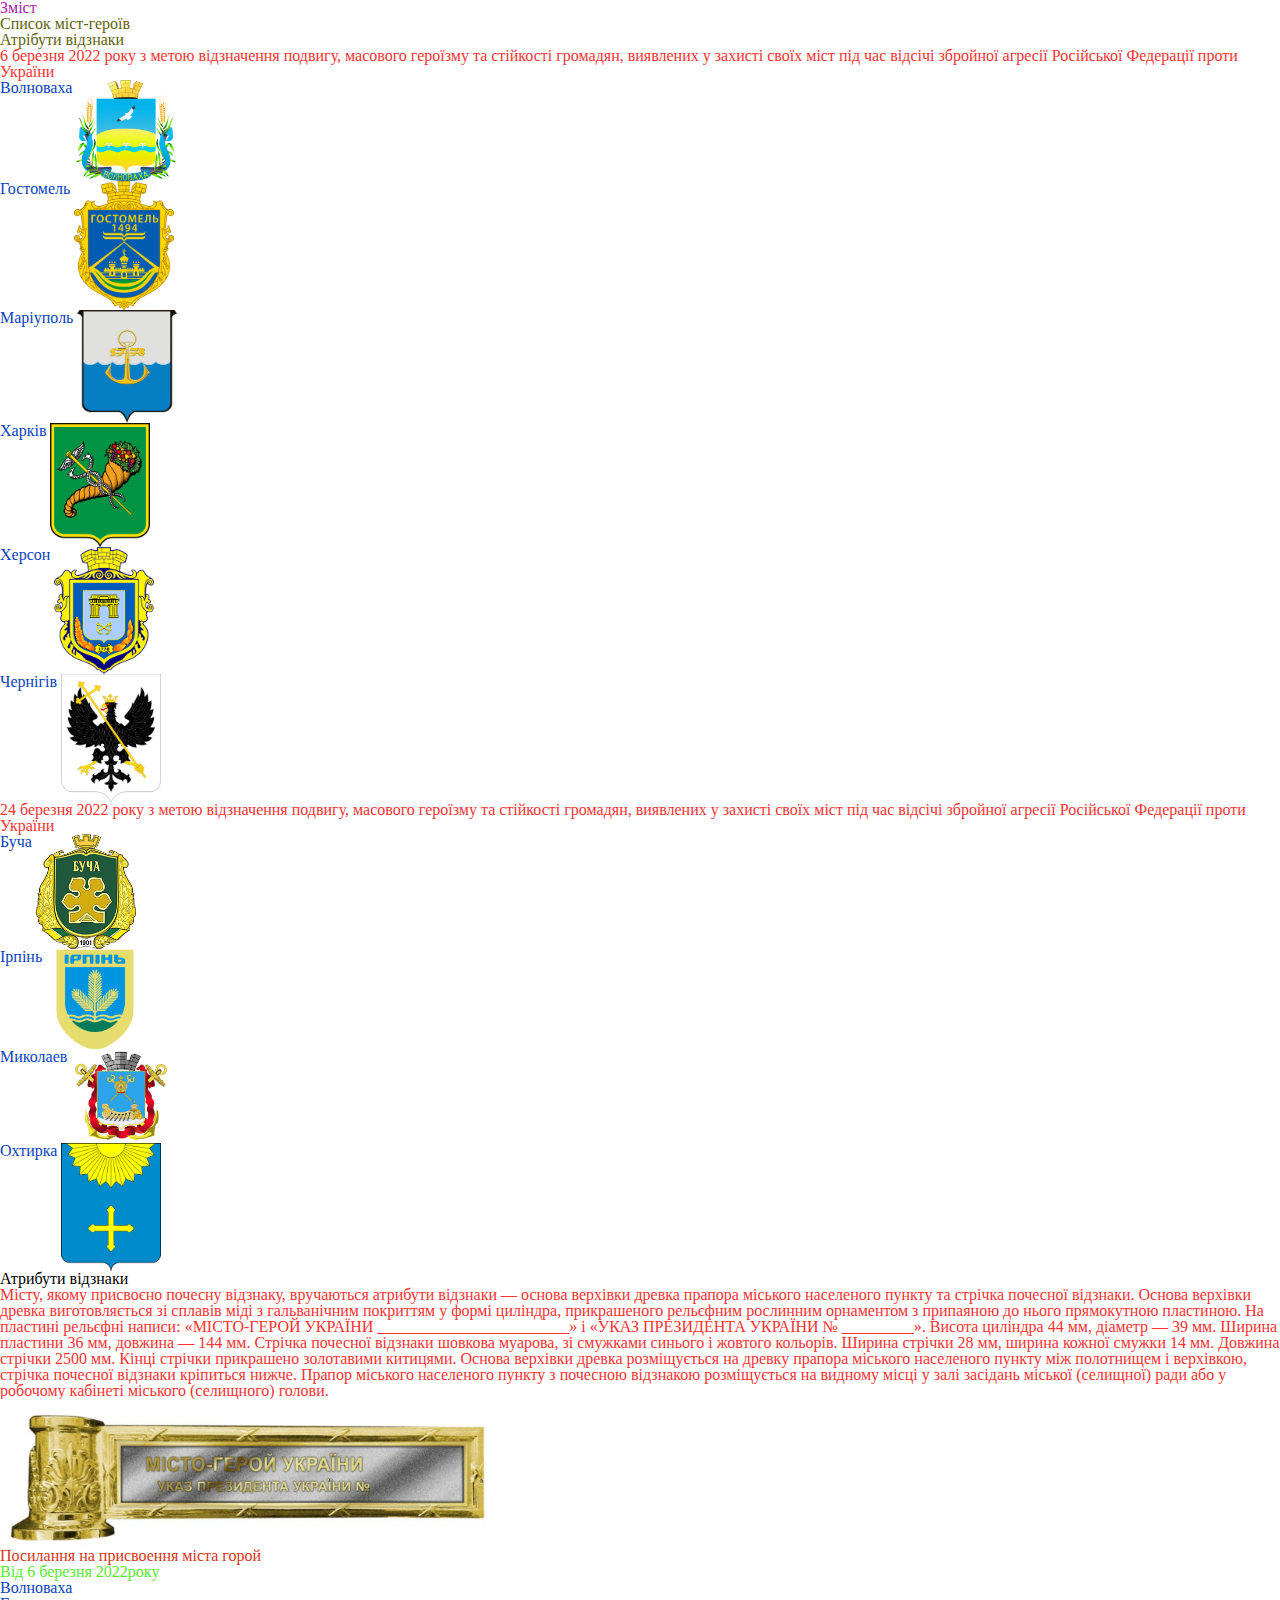
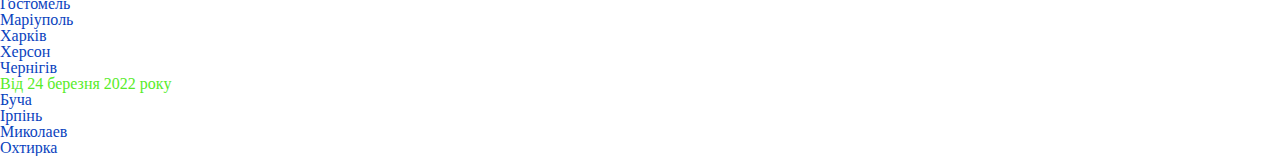
<file: homework_4/index.html>
<!DOCTYPE html>
<html lang="Uk">
<head>
   <meta charset="UTF-8">
   <meta name="viewport" content="width=device-width, initial-scale=1.0">
   <title>lesons 4</title>
   <link rel="stylesheet" href="css/style.css">
</head>
<body>
<header>
   <div>
    
      <h1>Зміст</h1>

         <ol>

            <li>Список міст-героїв</li>
                 
            <li><a href="#attribute">Атрібути відзнаки</a></li>

           
         </ol>
     
   </div>
  
</header>

<mein>
       <div>
        
              <div>

                <p class="paragraph">6 березня 2022 року з метою відзначення подвигу, масового героїзму та стійкості громадян, виявлених у захисті своїх міст під час відсічі збройної агресії <span text-
                   black  >Російської Федерації</span> проти України</p>
                  
                   <ul>
                         <li>
                          <a class="text-blue" target="_blank" href="https://uk.wikipedia.org/wiki/%D0%92%D0%BE%D0%BB%D0%BD%D0%BE%D0%B2%D0%B0%D1%85%D0%B0"> Волноваха</a> 
                          <img width="100" src="img/1280px-Герб_Волновахи.svg.png" alt="Volnovaha">
                         </li>
                      
                         <li>
                          <a class="text-blue" target="_blank" href="https://uk.wikipedia.org/wiki/%D0%93%D0%BE%D1%81%D1%82%D0%BE%D0%BC%D0%B5%D0%BB%D1%8C">Гостомель</a>  
                          <img width="100" src="img/1024px-Герб_Гостомельської_ОТГ.png" alt="Hostomelʹ">
                         </li>
         
                         <li>
                          <a class="text-blue" target="_blank" href="https://uk.wikipedia.org/wiki/%D0%9C%D0%B0%D1%80%D1%96%D1%83%D0%BF%D0%BE%D0%BB%D1%8C">Маріуполь</a>  
                          <img width="100" src="img/Mariupol_coat.svg.png" alt="Mariupol">
                         </li>
         
                         <li>
                          <a class="text-blue" target="_blank" href="https://uk.wikipedia.org/wiki/%D0%A5%D0%B0%D1%80%D0%BA%D1%96%D0%B2"> Харків</a> 
                          <img width="100" src="img/Coat_of_arms_of_Kharkiv.svg.png" alt="Kharkiv">
                         </li>
          
                         <li>
                          <a class="text-blue" target="_blank" href="https://uk.wikipedia.org/wiki/%D0%A5%D0%B5%D1%80%D1%81%D0%BE%D0%BD"> Херсoн</a>
                          <img width="100" src="img/Coat_of_arms_of_Kherson.svg.png" alt="Kherson"> 
                         </li>
         
                         <li> 
                          <a class="text-blue" target="_blank" href="https://uk.wikipedia.org/wiki/%D0%A7%D0%B5%D1%80%D0%BD%D1%96%D0%B3%D1%96%D0%B2">Чернігів</a>
                          <img width="100" src="img/1024px-Coat_of_Arms_of_Chernihiv.svg.png" alt="Chernihiv"> 
                         </li>

                     </ul>
             </div>
       </div>

         <div>

            <p class="paragraph">24 березня 2022 року з метою відзначення подвигу, масового героїзму та стійкості громадян, виявлених у захисті своїх міст під час відсічі збройної агресії <span class="text-
               black"> Російської Федерації</span> проти України</p>
           
             <ul>
               
                <li>
                  <a class="text-blue" target="_blank" href="https://uk.wikipedia.org/wiki/%D0%91%D1%83%D1%87%D0%B0"> Буча </a> 
                  <img width="100" src="img/Coat_of_Arms_of_Bucha.png" alt="Bucha">
                </li>


                <li>
                   <a class="text-blue" target="_blank" href="https://uk.wikipedia.org/wiki/%D0%86%D1%80%D0%BF%D1%96%D0%BD%D1%8C">Ірпінь </a>
                   <img width="100" src="img/1280px-Герб_Ірпінь.png" alt="Irpinʹ">
                </li>
               
                <li>
                   <a class="text-blue" target="_blank" href="https://uk.wikipedia.org/wiki/%D0%9C%D0%B8%D0%BA%D0%BE%D0%BB%D0%B0%D1%97%D0%B2">Миколаев</a>  
                   <img width="100" src="img/Coat_of_arms_of_Nikolayev.svg.png" alt="Mykolaev">
                </li>
               
                <li>
                   <a class="text-blue" target="_blank" href="https://uk.wikipedia.org/wiki/%D0%9E%D1%85%D1%82%D0%B8%D1%80%D0%BA%D0%B0">Охтирка </a> 
                   <img width="100" src="img/1024px-Coat_of_Arms_of_Okhtyrka.svg.png" alt="Okhtyrka">
                </li>
             
            </ul>
            


          </div>
        
          <div>
             
            <h2>Атрибути відзнаки</h2>
            
            <p  id="attribute" class="paragraph">
               Місту, якому присвоєно почесну відзнаку, вручаються атрибути відзнаки — основа верхівки древка прапора міського населеного пункту та стрічка почесної відзнаки.

               Основа верхівки древка виготовляється зі сплавів міді з гальванічним покриттям у формі циліндра, прикрашеного рельєфним рослинним орнаментом з припаяною до нього прямокутною пластиною. На пластині рельєфні написи: «МІСТО-ГЕРОЙ УКРАЇНИ ________________________» і «УКАЗ ПРЕЗИДЕНТА УКРАЇНИ № _________».
               
               Висота циліндра 44 мм, діаметр — 39 мм. Ширина пластини 36 мм, довжина — 144 мм.
               
               Стрічка почесної відзнаки шовкова муарова, зі смужками синього і жовтого кольорів. Ширина стрічки 28 мм, ширина кожної смужки 14 мм. Довжина стрічки 2500 мм. Кінці стрічки прикрашено золотавими китицями.
               
               Основа верхівки древка розміщується на древку прапора міського населеного пункту між полотнищем і верхівкою, стрічка почесної відзнаки кріпиться нижче.
               
               Прапор міського населеного пункту з почесною відзнакою розміщується на видному місці у залі засідань міської (селищної) ради або у робочому кабінеті міського (селищного) голови.
              
            
            </p>
            
              <img width="500" src="img/Атрибут_почесної_відзнаки_«Місто-герой_України».png" alt="Attribute"> 

          </div>
     



      </mein>

<footer>
     
   <h2>Посилання на присвоення міста горой</h2>

    <div>
      <ul>
         <li id="contact1">Від 6 березня 2022року
            <ol>
               <li><a class="text-blue" target="_blank" href="https://www.president.gov.ua/documents/1112022-41577">Волноваха</a></li>
               
               <li><a class="text-blue" target="_blank" href="https://www.president.gov.ua/documents/1112022-41577">Гостомель</a></li>
               <li><a class="text-blue" target="_blank" href="https://www.president.gov.ua/documents/1112022-41577"> Маріуполь</a></li>
               <li><a class="text-blue" target="_blank" href="https://www.president.gov.ua/documents/1112022-41577">Харків</a></li>
               <li><a class="text-blue" target="_blank" href="https://www.president.gov.ua/documents/1112022-41577">Херсoн</a></li>
               <li><a class="text-blue" target="_blank" href="https://www.president.gov.ua/documents/1112022-41577">Чернігів</a></li>
            </ol>
         </li>
         <li id="contact2">
            Від 24 березня 2022 року
            <ol>
               <li><a class="text-blue" target="_blank" href="https://www.president.gov.ua/documents/1642022-41797">Буча</a></li>
               <li><a class="text-blue" target="_blank" href="https://www.president.gov.ua/documents/1642022-41797">Ірпінь</a></li>
               <li><a class="text-blue" target="_blank" href="https://www.president.gov.ua/documents/1642022-41797">Миколаев</a></li>
               <li><a class="text-blue" target="_blank" href="https://www.president.gov.ua/documents/1642022-41797">Охтирка</a></li>
            </ol>
         
         </li>
      </ul>


    </div>


</footer>

</body>
</html>
</file>
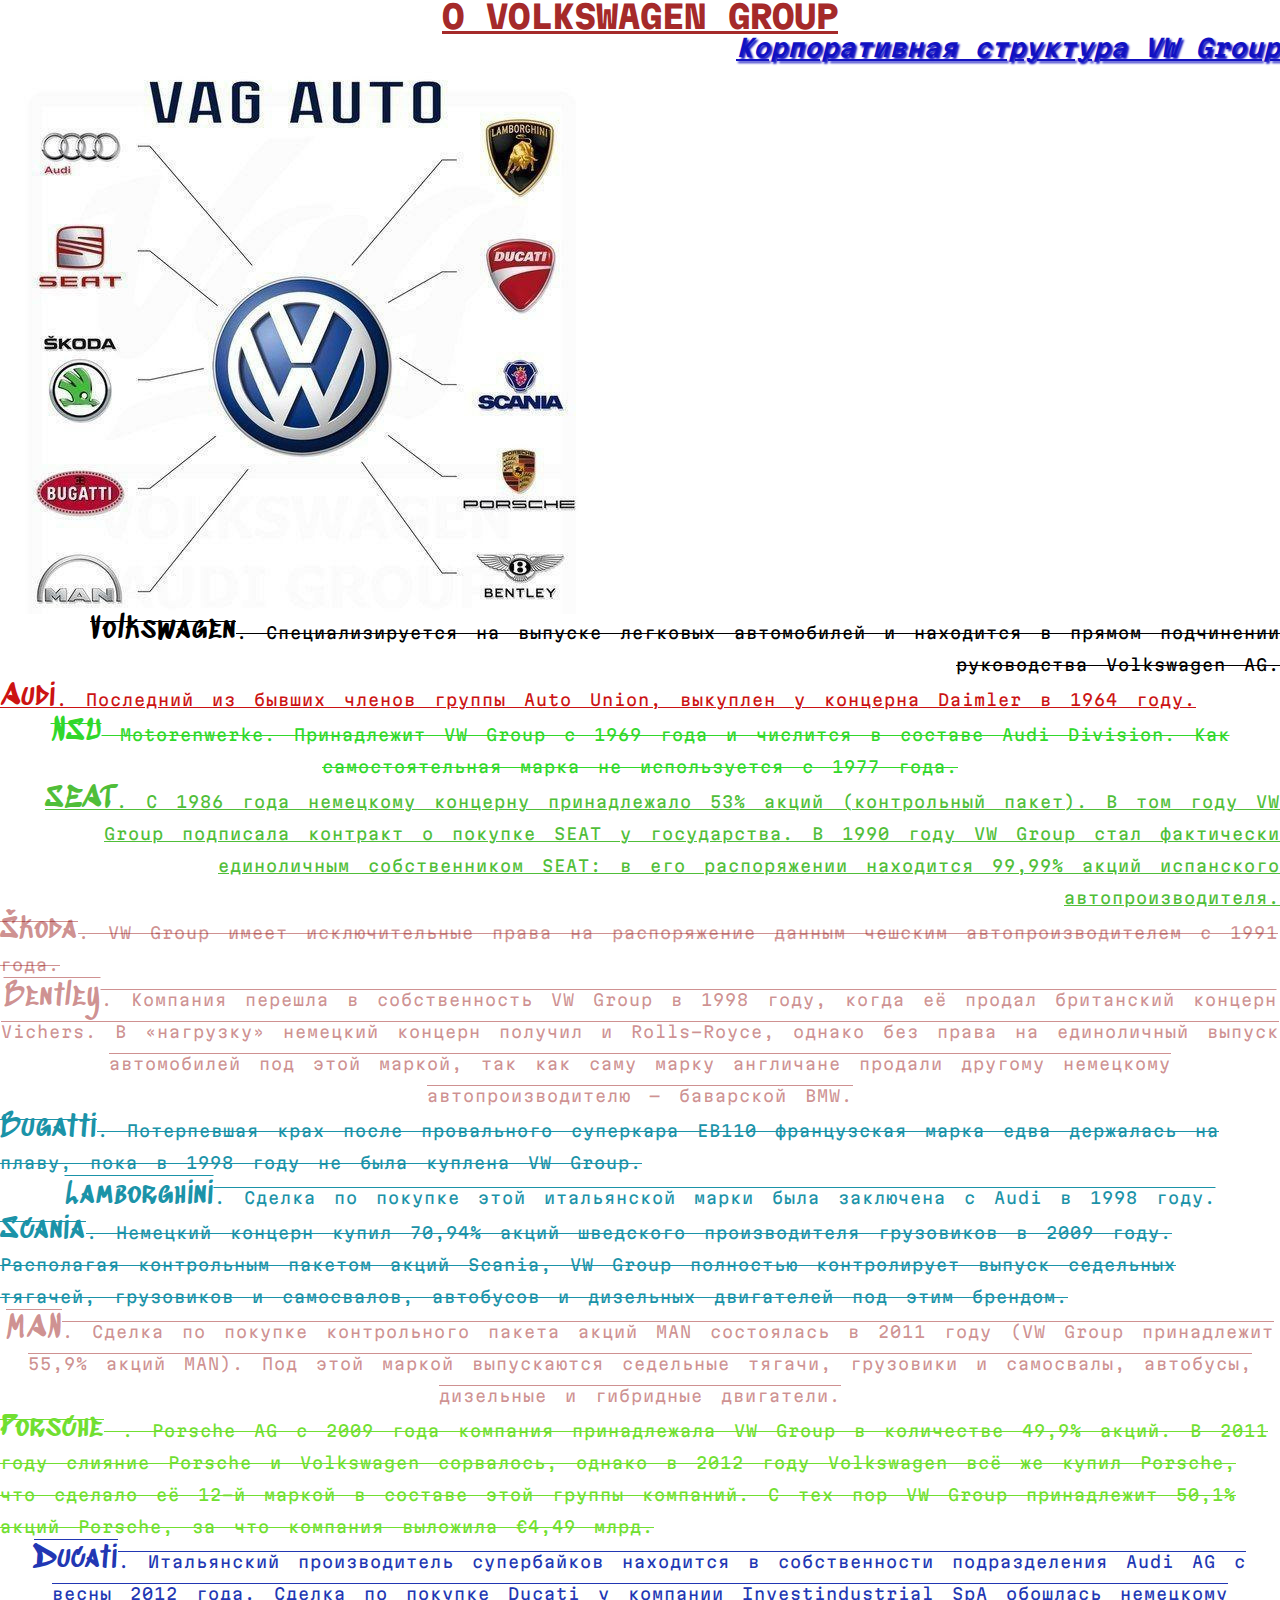
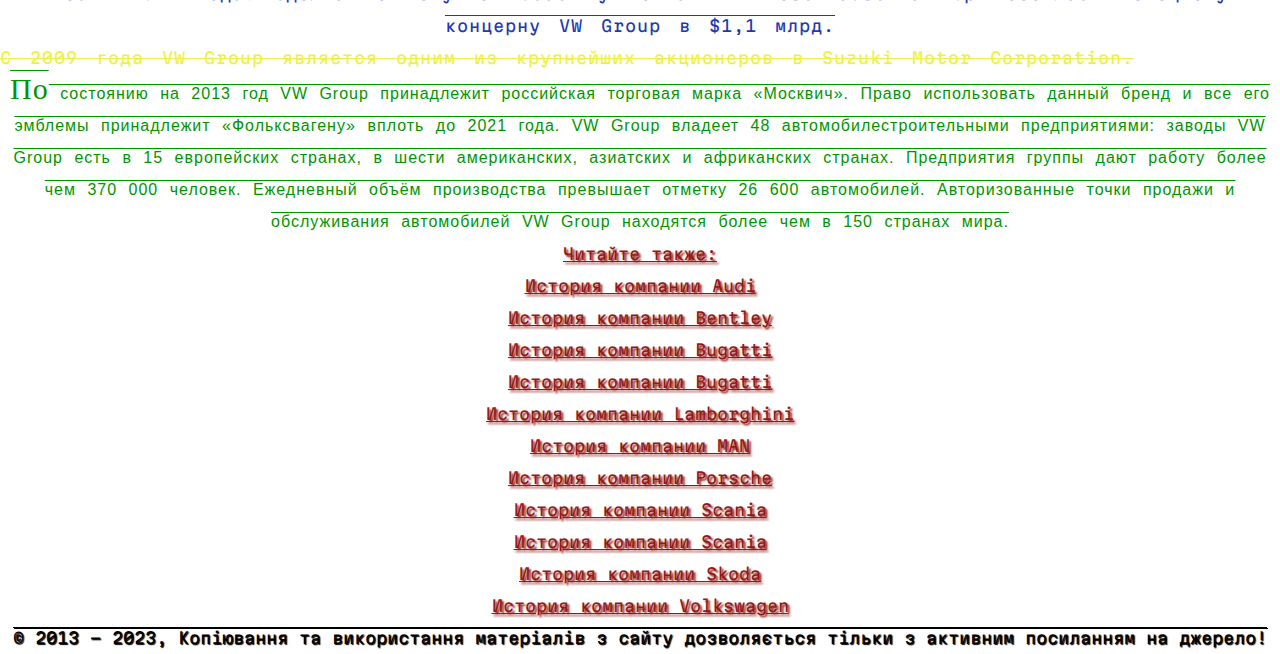
<file: homework_5/index.html>
<!DOCTYPE html>
<html lang="en">
<head>
   <meta charset="UTF-8">
   <meta name="viewport" content="width=device-width, initial-scale=1.0">
   <title>lesons 5</title>
   <link rel="stylesheet" href="css/style.css">
</head>
<body>
<header>
   <h1 class="title">О VOLKSWAGEN GROUP</h1>
</header>
<main>

      <h2 class="title2">Корпоративная структура VW Group</h2>
    
      <div class="img">
         <img src="img/hgAAAgM7jeA-960.jpg" alt="vag auto">
      </div>
      
      <div >
       
         <p class="vw"> <span class="new-font">Volkswagen</span>. Специализируется на выпуске легковых автомобилей и находится в прямом подчинении руководства Volkswagen AG.</p> 
       
         <p class="audi"><span class="new-font">Audi</span>. Последний из бывших членов группы Auto Union, выкуплен у концерна Daimler в 1964 году.</p> 
       
         <p class="division"><span class="new-font">NSU</span> Motorenwerke. Принадлежит VW Group с 1969 года и числится в составе Audi Division. Как самостоятельная марка не используется с 1977 года.</p>

         <p class="seat"><span class="new-font">SEAT</span>. С 1986 года немецкому концерну принадлежало 53% акций (контрольный пакет). В том году VW Group подписала контракт о покупке SEAT у государства. В 1990 году VW Group стал фактически единоличным собственником SEAT: в его распоряжении находится 99,99% акций испанского автопроизводителя.</p>

         <p class="skoda"><span class="new-font">Škoda</span>. VW Group имеет исключительные права на распоряжение данным чешским автопроизводителем с 1991 года.</p>

         <p class="bentley"><span class="new-font">Bentley</span>. Компания перешла в собственность VW Group в 1998 году, когда её продал британский концерн Vichers. В «нагрузку» немецкий концерн получил и Rolls-Royce, однако без права на единоличный выпуск автомобилей под этой маркой, так как саму марку англичане продали другому немецкому автопроизводителю — баварской BMW.</p>
      
         <p class="bugatti"><span class="new-font">Bugatti</span>. Потерпевшая крах после провального суперкара EB110 французская марка едва держалась на плаву, пока в 1998 году не была куплена VW Group.</p>
      
         <p class="lamborghini"><span class="new-font">Lamborghini</span>. Сделка по покупке этой итальянской марки была заключена с Audi в 1998 году.</p>

         <p class="scania" ><span class="new-font">Scania</span>. Немецкий концерн купил 70,94% акций шведского производителя грузовиков в 2009 году. Располагая контрольным пакетом акций Scania, VW Group полностью контролирует выпуск седельных тягачей, грузовиков и самосвалов, автобусов и дизельных двигателей под этим брендом.</p>

         <p class="man"><span class="new-font">MAN</span>. Сделка по покупке контрольного пакета акций MAN состоялась в 2011 году (VW Group принадлежит 55,9% акций MAN). Под этой маркой выпускаются седельные тягачи, грузовики и самосвалы, автобусы, дизельные и гибридные двигатели.</p>

         <p class="porsche"><span class="new-font"> Porsche</span> . Porsche AG с 2009 года компания принадлежала VW Group в количестве 49,9% акций. В 2011 году слияние Porsche и Volkswagen сорвалось, однако в 2012 году Volkswagen всё же купил Porsche, что сделало её 12-й маркой в составе этой группы компаний. С тех пор VW Group принадлежит 50,1% акций Porsche, за что компания выложила €4,49 млрд.</p>

         <p class="ducati"><span class="new-font">Ducati</span>. Итальянский производитель супербайков находится в собственности подразделения Audi AG с весны 2012 года. Сделка по покупке Ducati у компании Investindustrial SpA обошлась немецкому концерну VW Group в $1,1 млрд.</p>

         <p class="group">С 2009 года VW Group является одним из крупнейших акционеров в Suzuki Motor Corporation.</p>

         <p class="moskvich"><span class="new-font">По</span> состоянию на 2013 год VW Group принадлежит российская торговая марка «Москвич». Право использовать данный бренд и все его эмблемы принадлежит «Фольксвагену» вплоть до 2021 года.

            VW Group владеет 48 автомобилестроительными предприятиями: заводы VW Group есть в 15 европейских странах, в шести американских, азиатских и африканских странах. Предприятия группы дают работу более чем 370 000 человек. Ежедневный объём производства превышает отметку 26 600 автомобилей. Авторизованные точки продажи и обслуживания автомобилей VW Group находятся более чем в 150 странах мира.</p>

            <ol>
               <li class="title3">Читайте также:
                  <ul>
                     <li>История компании Audi</li>
                     <li>История компании Bentley</li>
                     <li>История компании Bugatti</li>
                     <li>История компании Bugatti</li>
                     <li>История компании Lamborghini</li>
                     <li>История компании MAN</li>
                     <li>История компании Porsche</li>
                     <li>История компании Scania</li>
                     <li>История компании Scania</li>
                     <li>История компании Skoda</li>
                     <li>История компании Volkswagen</li>
                  </ul>
               </li>
            </ol>
         

      </div>

</main>
<footer>

<div class="text">
   
© 2013 - 2023, Копіювання та використання матеріалів з сайту дозволяється тільки з активним посиланням на джерело!
  
</div>

</footer>
</body>
</html>
</file>
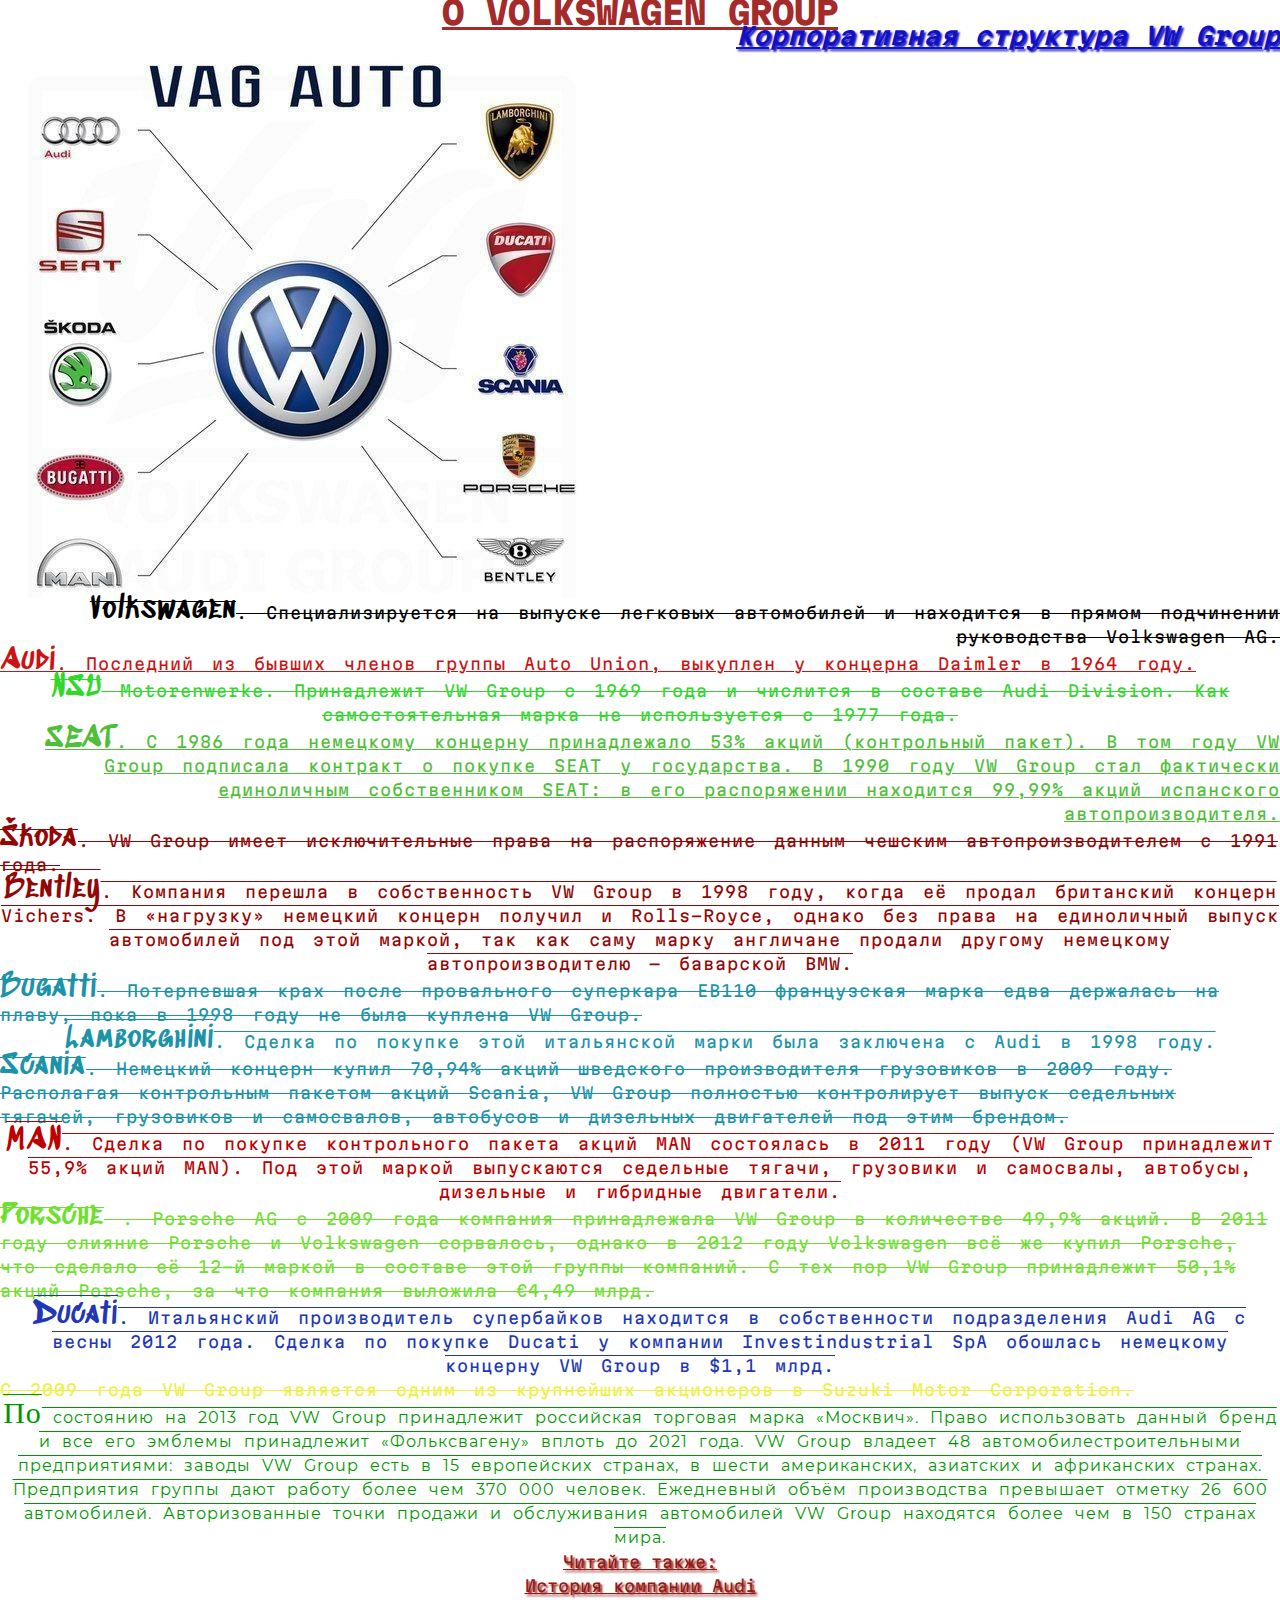
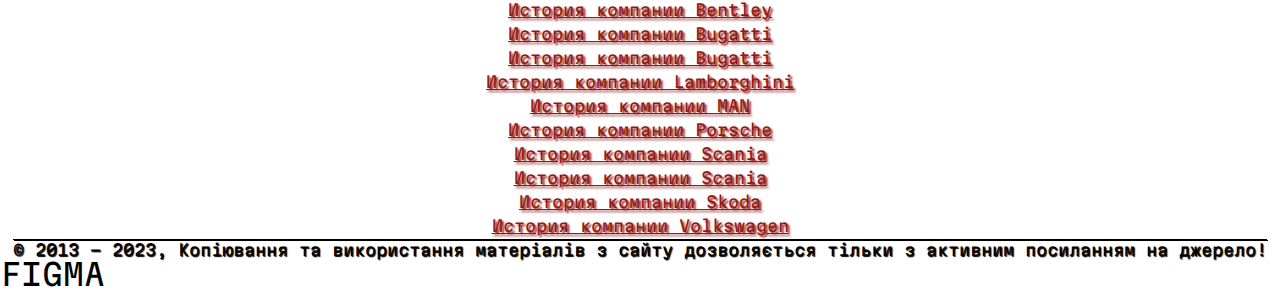
<file: homework_5_1/index.html>
<!DOCTYPE html>
<html lang="ru">
<head>
   <meta charset="UTF-8">
   <meta name="viewport" content="width=device-width, initial-scale=1.0">
   <title>lesons 5</title>
   <link rel="stylesheet" href="css/style.css">
</head>
<body>
<header>
   <h1 class="title">О VOLKSWAGEN GROUP</h1>
</header>
<main>

      <h2 class="title2">Корпоративная структура VW Group</h2>
    
      <div class="img">
         <img src="img/hgAAAgM7jeA-960.jpg" alt="vag auto">
      </div>
      
      <div >
       
         <p class="vw"> <span class="new-font">Volkswagen</span>. Специализируется на выпуске легковых автомобилей и находится в прямом подчинении руководства Volkswagen AG.</p> 
       
         <p class="audi"><span class="new-font">Audi</span>. Последний из бывших членов группы Auto Union, выкуплен у концерна Daimler в 1964 году.</p> 
       
         <p class="division"><span class="new-font">NSU</span> Motorenwerke. Принадлежит VW Group с 1969 года и числится в составе Audi Division. Как самостоятельная марка не используется с 1977 года.</p>

         <p class="seat"><span class="new-font">SEAT</span>. С 1986 года немецкому концерну принадлежало 53% акций (контрольный пакет). В том году VW Group подписала контракт о покупке SEAT у государства. В 1990 году VW Group стал фактически единоличным собственником SEAT: в его распоряжении находится 99,99% акций испанского автопроизводителя.</p>

         <p class="skoda"><span class="new-font">Škoda</span>. VW Group имеет исключительные права на распоряжение данным чешским автопроизводителем с 1991 года.</p>

         <p class="bentley"><span class="new-font">Bentley</span>. Компания перешла в собственность VW Group в 1998 году, когда её продал британский концерн Vichers. В «нагрузку» немецкий концерн получил и Rolls-Royce, однако без права на единоличный выпуск автомобилей под этой маркой, так как саму марку англичане продали другому немецкому автопроизводителю — баварской BMW.</p>
      
         <p class="bugatti"><span class="new-font">Bugatti</span>. Потерпевшая крах после провального суперкара EB110 французская марка едва держалась на плаву, пока в 1998 году не была куплена VW Group.</p>
      
         <p class="lamborghini"><span class="new-font">Lamborghini</span>. Сделка по покупке этой итальянской марки была заключена с Audi в 1998 году.</p>

         <p class="scania" ><span class="new-font">Scania</span>. Немецкий концерн купил 70,94% акций шведского производителя грузовиков в 2009 году. Располагая контрольным пакетом акций Scania, VW Group полностью контролирует выпуск седельных тягачей, грузовиков и самосвалов, автобусов и дизельных двигателей под этим брендом.</p>

         <p class="man"><span class="new-font">MAN</span>. Сделка по покупке контрольного пакета акций MAN состоялась в 2011 году (VW Group принадлежит 55,9% акций MAN). Под этой маркой выпускаются седельные тягачи, грузовики и самосвалы, автобусы, дизельные и гибридные двигатели.</p>

         <p class="porsche"><span class="new-font"> Porsche</span> . Porsche AG с 2009 года компания принадлежала VW Group в количестве 49,9% акций. В 2011 году слияние Porsche и Volkswagen сорвалось, однако в 2012 году Volkswagen всё же купил Porsche, что сделало её 12-й маркой в составе этой группы компаний. С тех пор VW Group принадлежит 50,1% акций Porsche, за что компания выложила €4,49 млрд.</p>

         <p class="ducati"><span class="new-font">Ducati</span>. Итальянский производитель супербайков находится в собственности подразделения Audi AG с весны 2012 года. Сделка по покупке Ducati у компании Investindustrial SpA обошлась немецкому концерну VW Group в $1,1 млрд.</p>

         <p class="group">С 2009 года VW Group является одним из крупнейших акционеров в Suzuki Motor Corporation.</p>

         <p class="moskvich"><span class="new-font">По</span> состоянию на 2013 год VW Group принадлежит российская торговая марка «Москвич». Право использовать данный бренд и все его эмблемы принадлежит «Фольксвагену» вплоть до 2021 года.

            VW Group владеет 48 автомобилестроительными предприятиями: заводы VW Group есть в 15 европейских странах, в шести американских, азиатских и африканских странах. Предприятия группы дают работу более чем 370 000 человек. Ежедневный объём производства превышает отметку 26 600 автомобилей. Авторизованные точки продажи и обслуживания автомобилей VW Group находятся более чем в 150 странах мира.</p>

            <ol>
               <li class="title3">Читайте также:
                  <ul>
                     <li>История компании Audi</li>
                     <li>История компании Bentley</li>
                     <li>История компании Bugatti</li>
                     <li>История компании Bugatti</li>
                     <li>История компании Lamborghini</li>
                     <li>История компании MAN</li>
                     <li>История компании Porsche</li>
                     <li>История компании Scania</li>
                     <li>История компании Scania</li>
                     <li>История компании Skoda</li>
                     <li>История компании Volkswagen</li>
                  </ul>
               </li>
            </ol>
         

      </div>

</main>
<footer>

<div class="text">
   
© 2013 - 2023, Копіювання та використання матеріалів з сайту дозволяється тільки з активним посиланням на джерело!
  
</div>

<a href="index-1.html" style="font-size: 30px;" >FIGMA</a>

</footer>
</body>
</html>
</file>
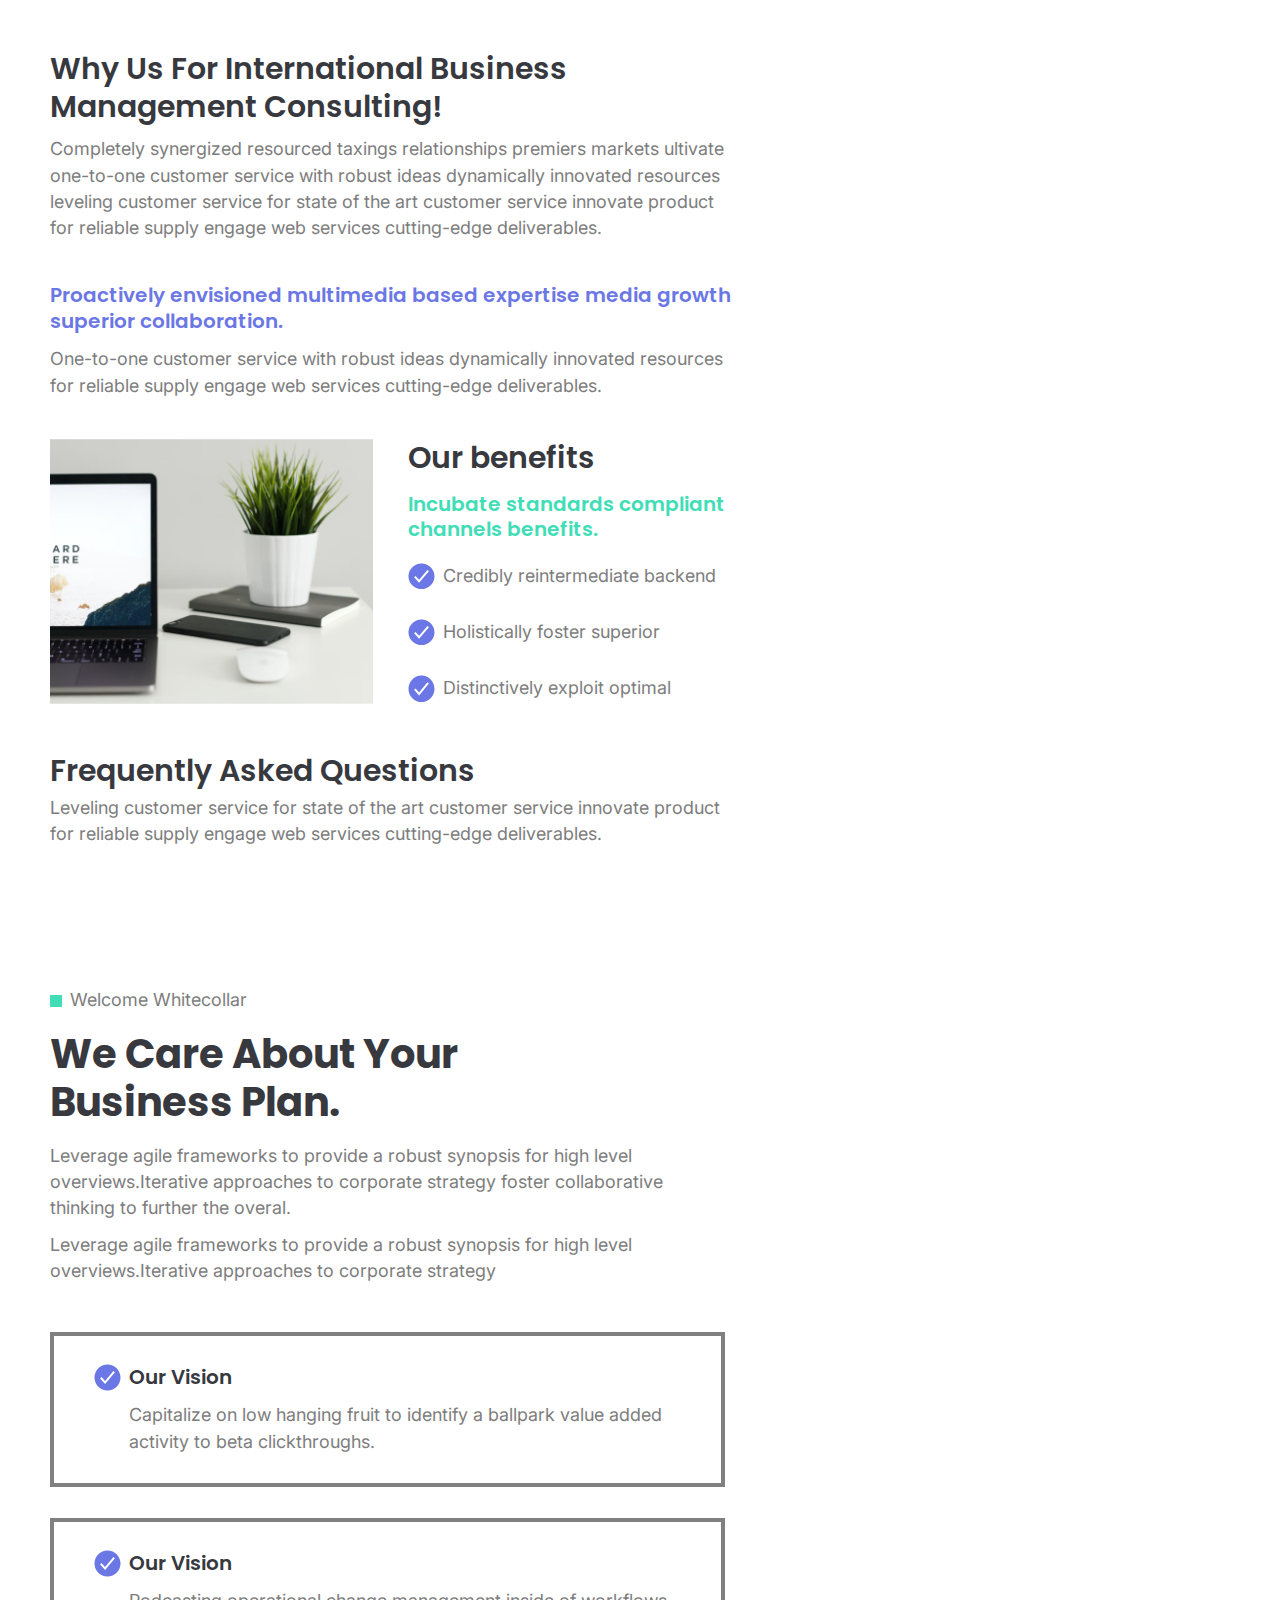
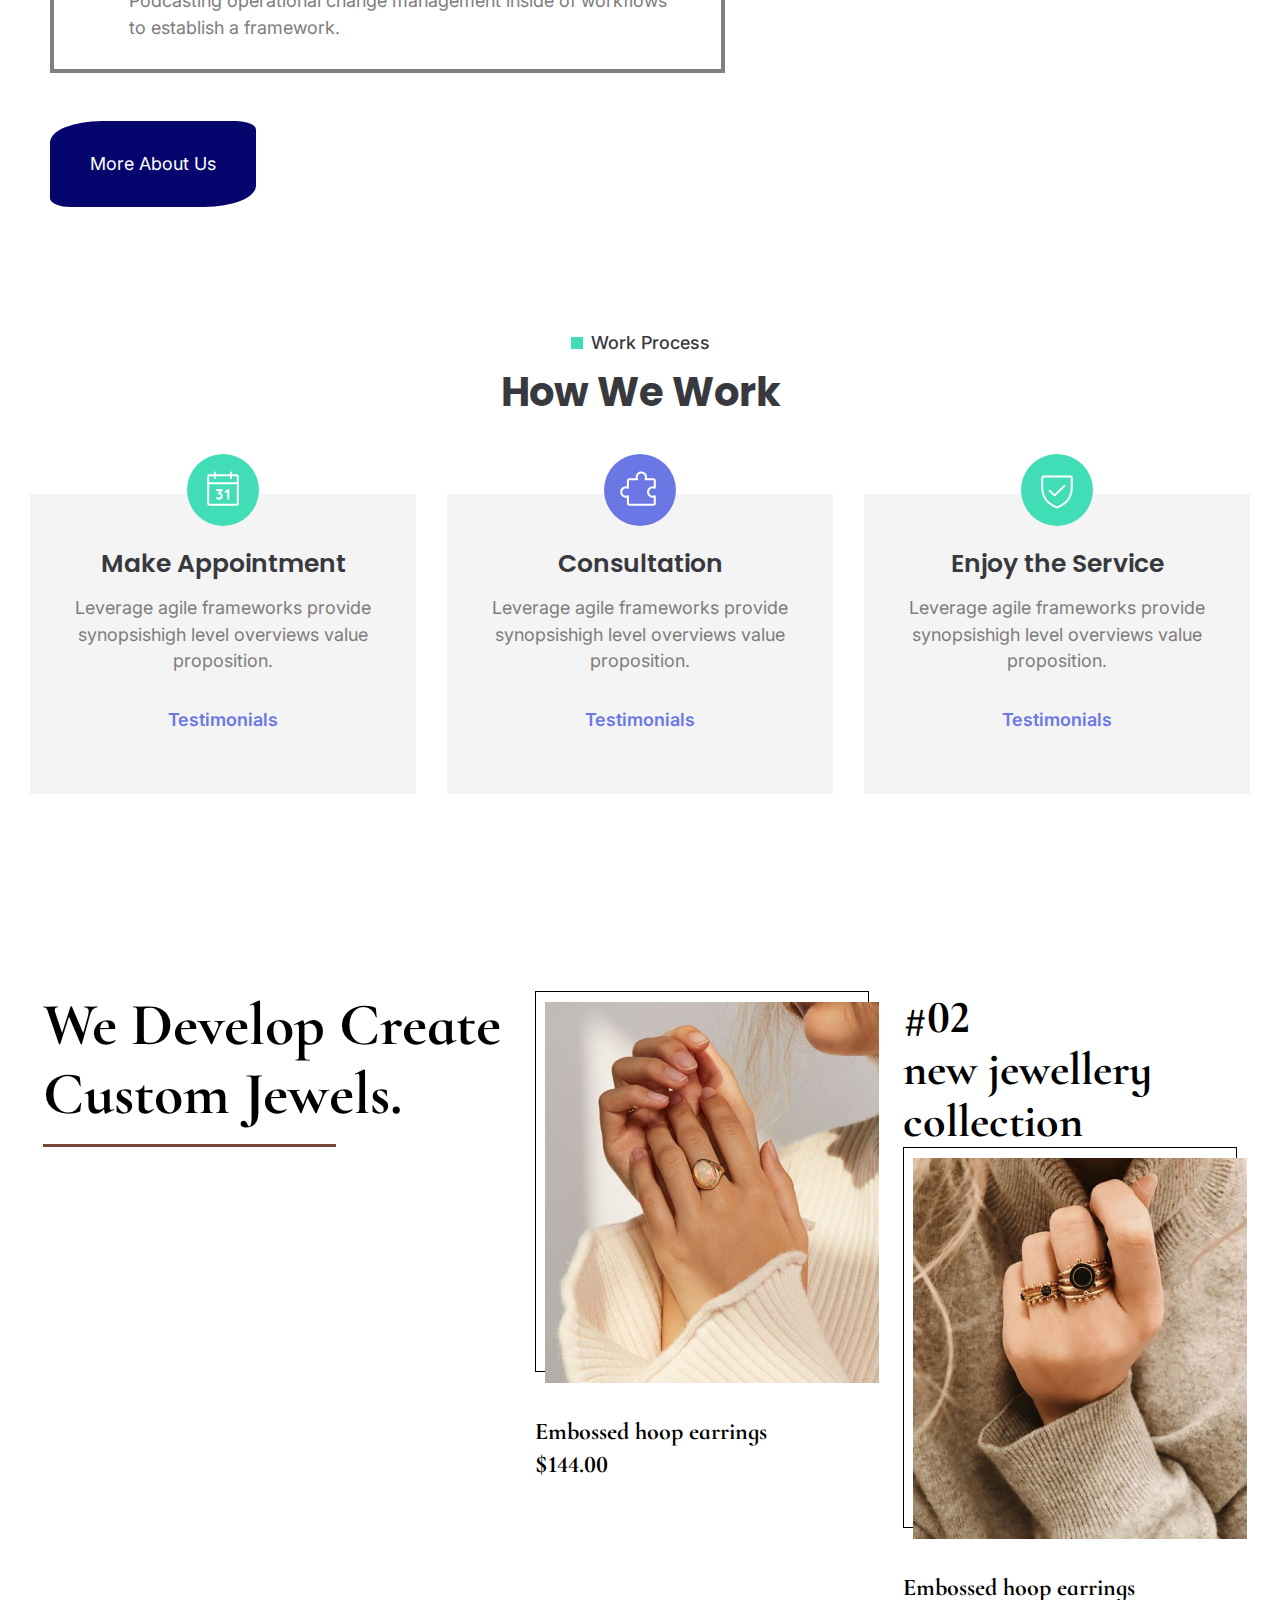
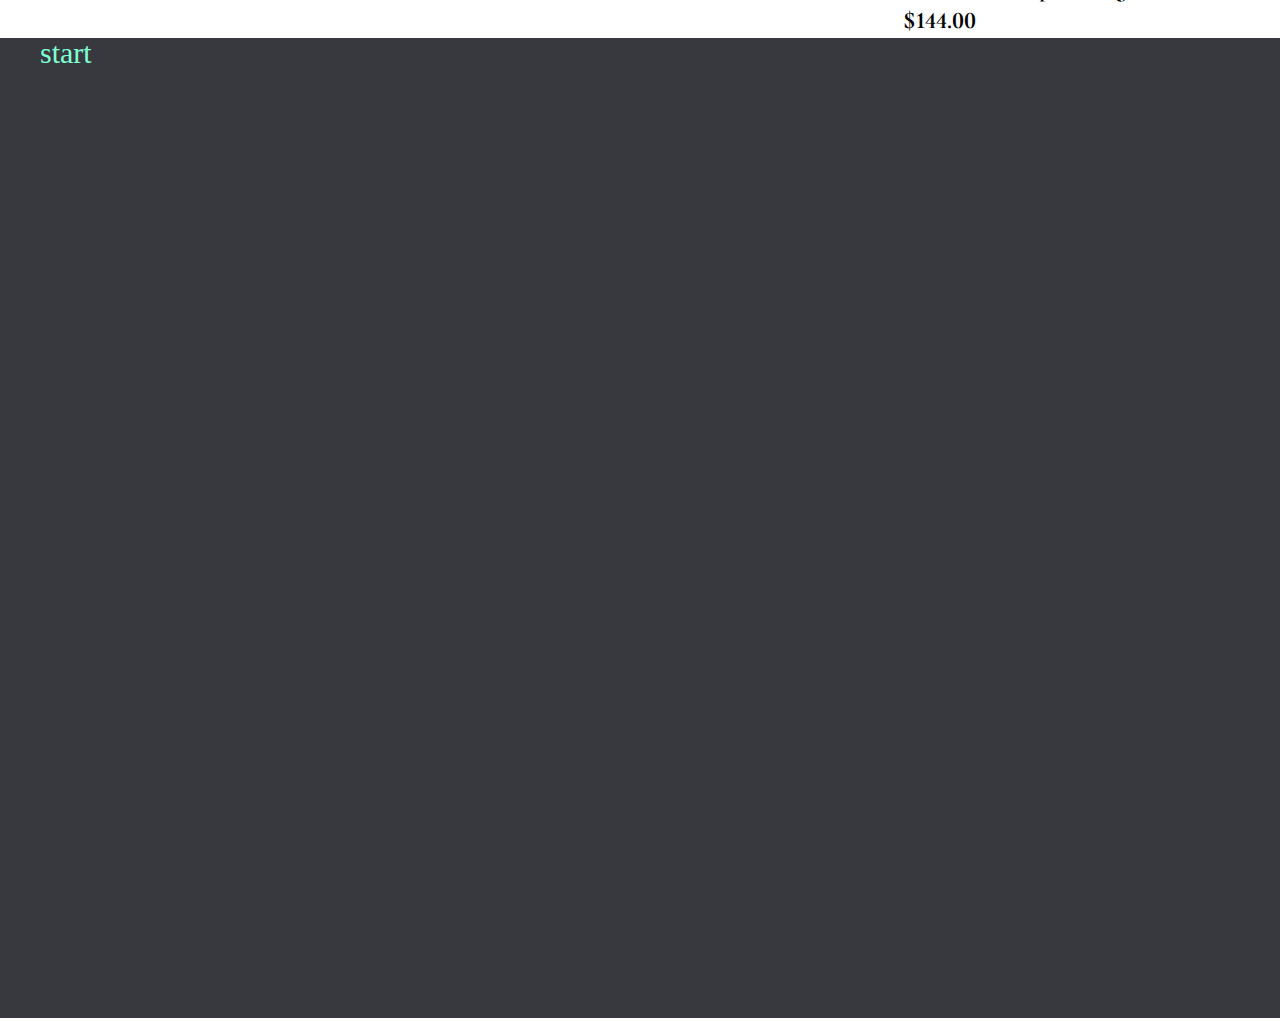
<file: lesons_9/index.html>
<!DOCTYPE html>
<html lang="en">
<head>
   <meta charset="UTF-8">
   <meta name="viewport" content="width=device-width, initial-scale=1.0">
   <title>lesons 9</title>
   <link rel="stylesheet" href="css/style.css">
</head>
<body>
 <header></header>
 <main>
   <section class="consulting">
    
         <h2 class="consulting-title">Why Us For International Business  Management Consulting!</h2>
         <p class="consulting-text">Completely synergized resourced taxings relationships premiers markets ultivate one-to-one customer service with robust ideas dynamically innovated resources leveling customer service for state of the art  customer service innovate product  for reliable supply engage web services cutting-edge deliverables.</p>
         <h4 class="consulting-text-blu">Proactively envisioned multimedia based expertise media growth  superior collaboration.</h4>
         <p class="consulting-text">One-to-one customer service with robust ideas dynamically innovated resources for reliable supply engage web services cutting-edge deliverables.</p>
         <img class="imege" src="img/2.jpg" alt="photo2">
      <div class="our-benefits">
         <h3 class="benefits">Our benefits</h3>
         <h4 class="consulting-text-gren">Incubate standards compliant channels benefits.</h4>
         <ul class="choice">
          <li>Credibly reintermediate backend</li>
          <li>Holistically foster superior</li>
          <li>Distinctively exploit optimal</li>
         </ul>
      </div>      
          <h2 class="consulting-title">Frequently Asked Questions</h2>
          <p class="consulting-text">Leveling customer service for state of the art  customer service innovate product  for reliable supply engage web services cutting-edge deliverables.</p>
          
   
   </section>
   <section class="business-plan">
      <h4 class=" business-title">Welcome Whitecollar</h4>
      <h2 class="plan-business">We Care About Your
         Business Plan.</h2>
         <p class="business-text">Leverage agile frameworks to provide a robust synopsis for high level overviews.Iterative approaches to corporate strategy foster collaborative thinking to further the overal.</p>
         <p class="business-text">Leverage agile frameworks to provide a robust synopsis for high level overviews.Iterative approaches to corporate strategy </p>
         <div class="wrap-our">
            <div class="our">
               <div class="our_v">
                     <h3 class="choice-our">Our Vision</h3>
                     <p class="business-text2">Capitalize on low hanging fruit to identify a ballpark value added activity to beta clickthroughs.</p>
               </div>
            </div>
            <div class="our">
               <div class="our_m">
                  <h3 class="choice-our">Our Vision</h3>
                  <p class="business-text2">Podcasting operational change management inside of workflows to establish a framework.</p>
               </div>
            </div>
         </div>
         <a href="#" class="link" >More About Us</a>
      </section>
      
      
      
      <section class="how-we-work">
       <div class="position">
         <h4 class="work"> <span></span>Work Process</h4>
         <h2 class="we-work">How We Work</h2>
       </div>

        <div class="wrap-blocks">
            <div class="block-info">
               <p class="info-title">Make Appointment</p>
               <p class="info-text">Leverage agile frameworks provide
               synopsishigh level overviews
               value proposition. 
               </p>
               <span>Testimonials</span>
            </div>
       

            <div class="block-info">
               <p class="info-title">Consultation</p>
               <p class="info-text">Leverage agile frameworks provide
               synopsishigh level overviews
               value proposition. 
               </p>
               <span>Testimonials</span>
            </div>
        

        
            <div class="block-info">
               <p class="info-title">Enjoy the Service</p>
               <p class="info-text">Leverage agile frameworks provide
               synopsishigh level overviews
               value proposition. 
               </p>
               <span>Testimonials</span>
            </div>
         </div>
      </section>



      <section class="develope">
         <div class="develope-content">

            <div class="develope-content-text">
               <p>We Develop Create Custom Jewels.</p>
            </div>

            <div class="develope-content-img1">
               <div class="wrap-img">
                  <img src="img/rectangle10.jpg" alt="photo10">
               </div>
               
               <p>Embossed hoop earrings</p>
               <p>$144.00</p>
            </div>

            <div class="develope-content-img2">
               <p class="number">#02</p>
               <p class="number">new jewellery collection</p>
               <div class="wrap-img">
                  <img src="img/rectangle11.jpg" alt="photo11">
               </div>
               
               <p>Embossed hoop earrings</p>
               <p>$144.00</p>
            </div>
         </div>
      </section>




      <section class="game-sneak">
         <div class="game-content">
            <div class="line0">start</div>
            <div class="line1"></div>
            <div class="line2"></div>
            <div class="line3"></div>
            <div class="line4"></div>
            <div class="line5"></div>
            <div class="line6"></div>
            <div class="line7"></div>
            <div class="line8">finish</div>
         </div>

      </section>

 </main>
 <footer></footer>
</body>
</html>
</file>
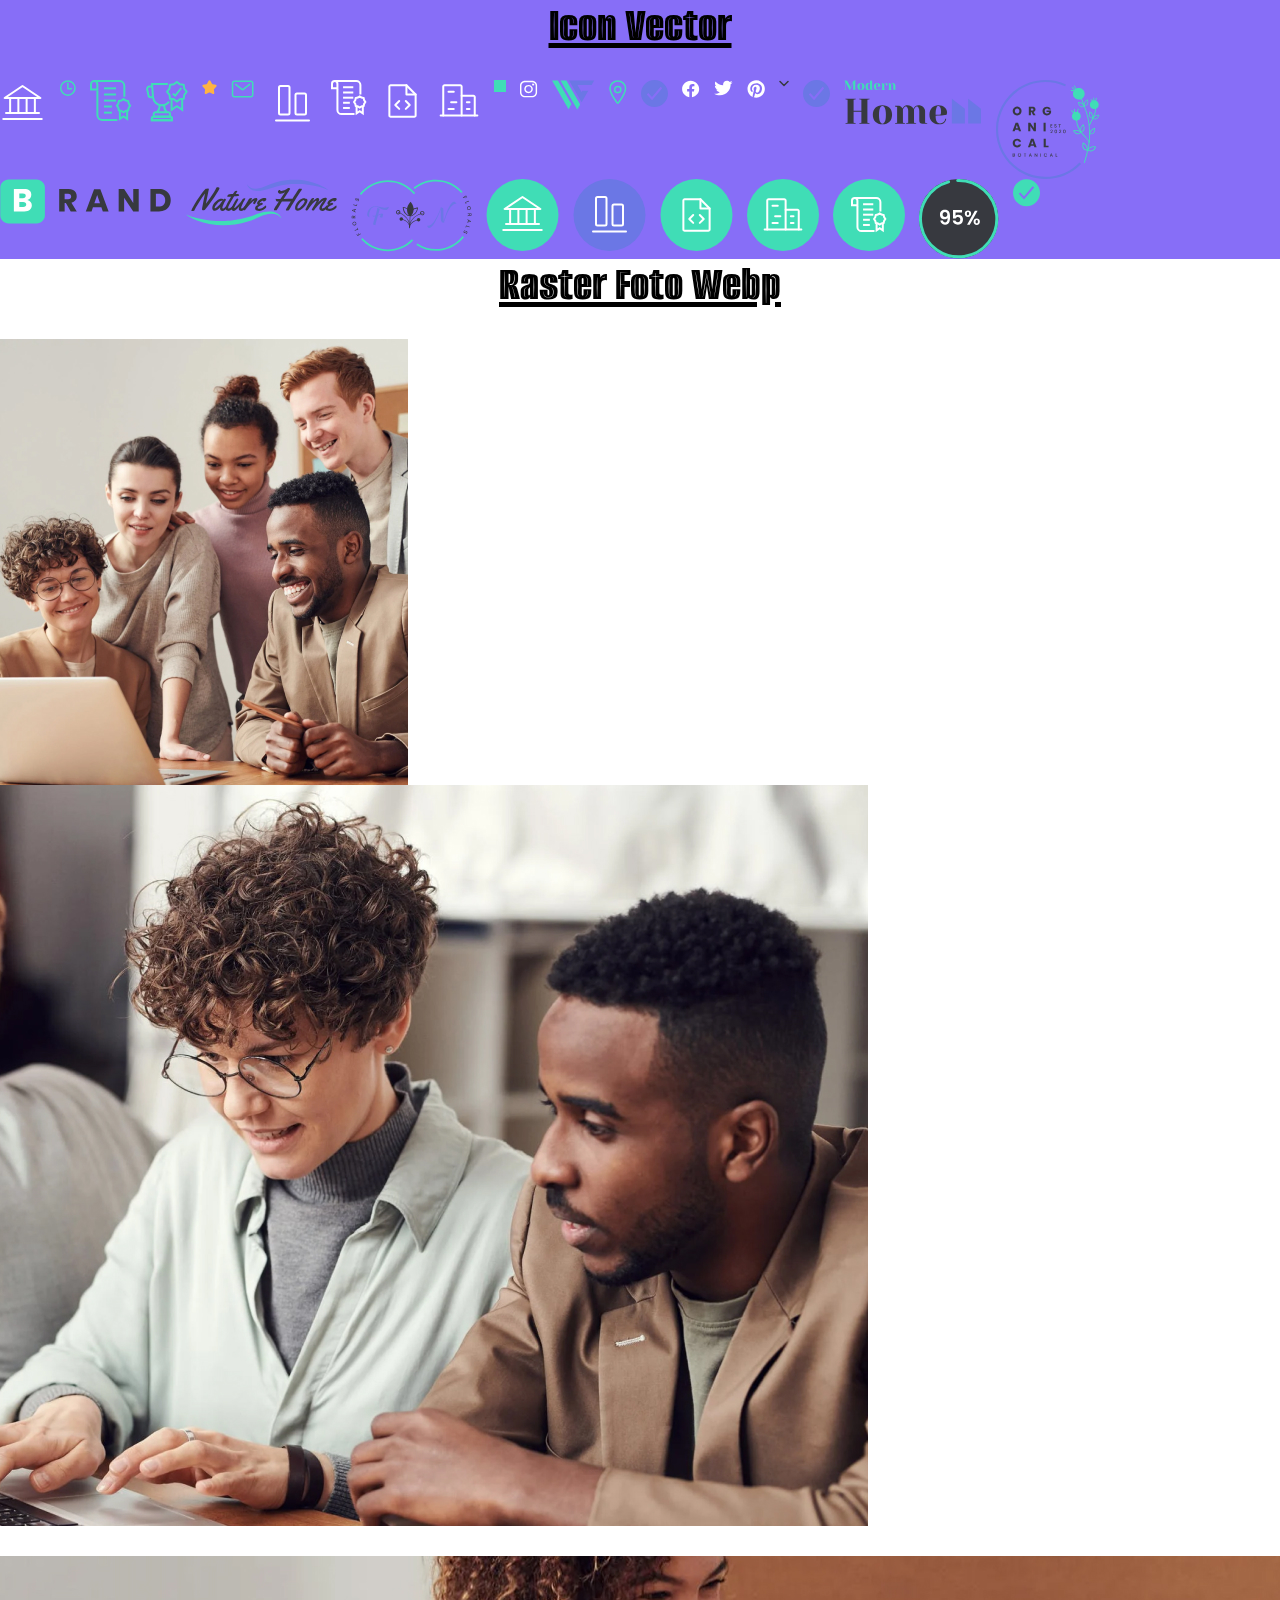
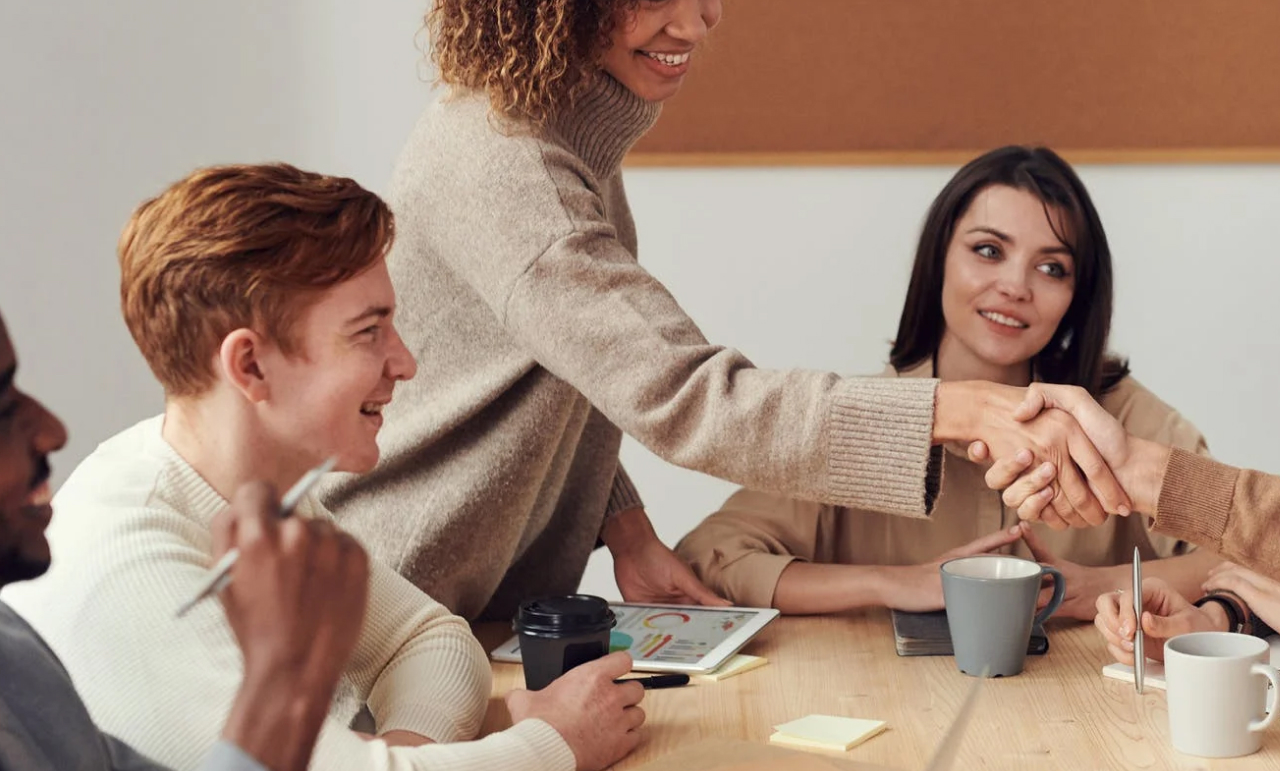
<file: lesson_10/index.html>
<!DOCTYPE html>
<html lang="en">
<head>
    <meta charset="UTF-8">
    <meta name="viewport" content="width=device-width, initial-scale=1.0">
    <link rel="stylesheet" href="css/reset.css">
    <link rel="stylesheet" href="css/style.css">
    <title>lesson_10</title>
</head>
<body>
    <section >
        <div class="icon_vector">

            <h1 class="vector">icon vector</h1>

           <img src="img/12.svg" alt="12">
           <img src="img/13.svg" alt="13">
           <img src="img/14.svg" alt="14">
           <img src="img/15.svg" alt="15">
           <img src="img/16.svg" alt="16">
           <img src="img/17.svg" alt="17">
           <img src="img/18.svg" alt="18">
           <img src="img/19.svg" alt="19">
           <img src="img/20.svg" alt="20">
           <img src="img/21.svg" alt="21">
           <img src="img/22.svg" alt="22">
           <img src="img/23.svg" alt="23">
           <img src="img/24.svg" alt="24">
           <img src="img/25.svg" alt="25">
           <img src="img/26.svg" alt="26">
           <img src="img/27.svg" alt="27">
           <img src="img/28.svg" alt="28">
           <img src="img/29.svg" alt="29">
           <img src="img/30.svg" alt="30">
           <img src="img/31.svg" alt="31">
           <img src="img/32.svg" alt="32">
           <img src="img/33.svg" alt="33">
           <img src="img/34.svg" alt="34">
           <img src="img/35.svg" alt="35">
           <img src="img/36.svg" alt="36">
           <img src="img/37.svg" alt="37">
           <img src="img/38.svg" alt="38">
           <img src="img/39.svg" alt="39">
           <img src="img/40.svg" alt="40">
           <img src="img/41.svg" alt="41">
           <img src="img/42.svg" alt="42">
           <img src="img/43.svg" alt="43">

           
        </div>
         
        <div class="content_foto">raster foto webp</div>
        
            <img class="imege1" src="img/01.webp"  alt="01">
            <img class="imege2" src="img/02.webp" alt="02">
            <img class="imege3" src="img/03.webp" alt="03">
            
    </section>
</body>
</html>
</file>
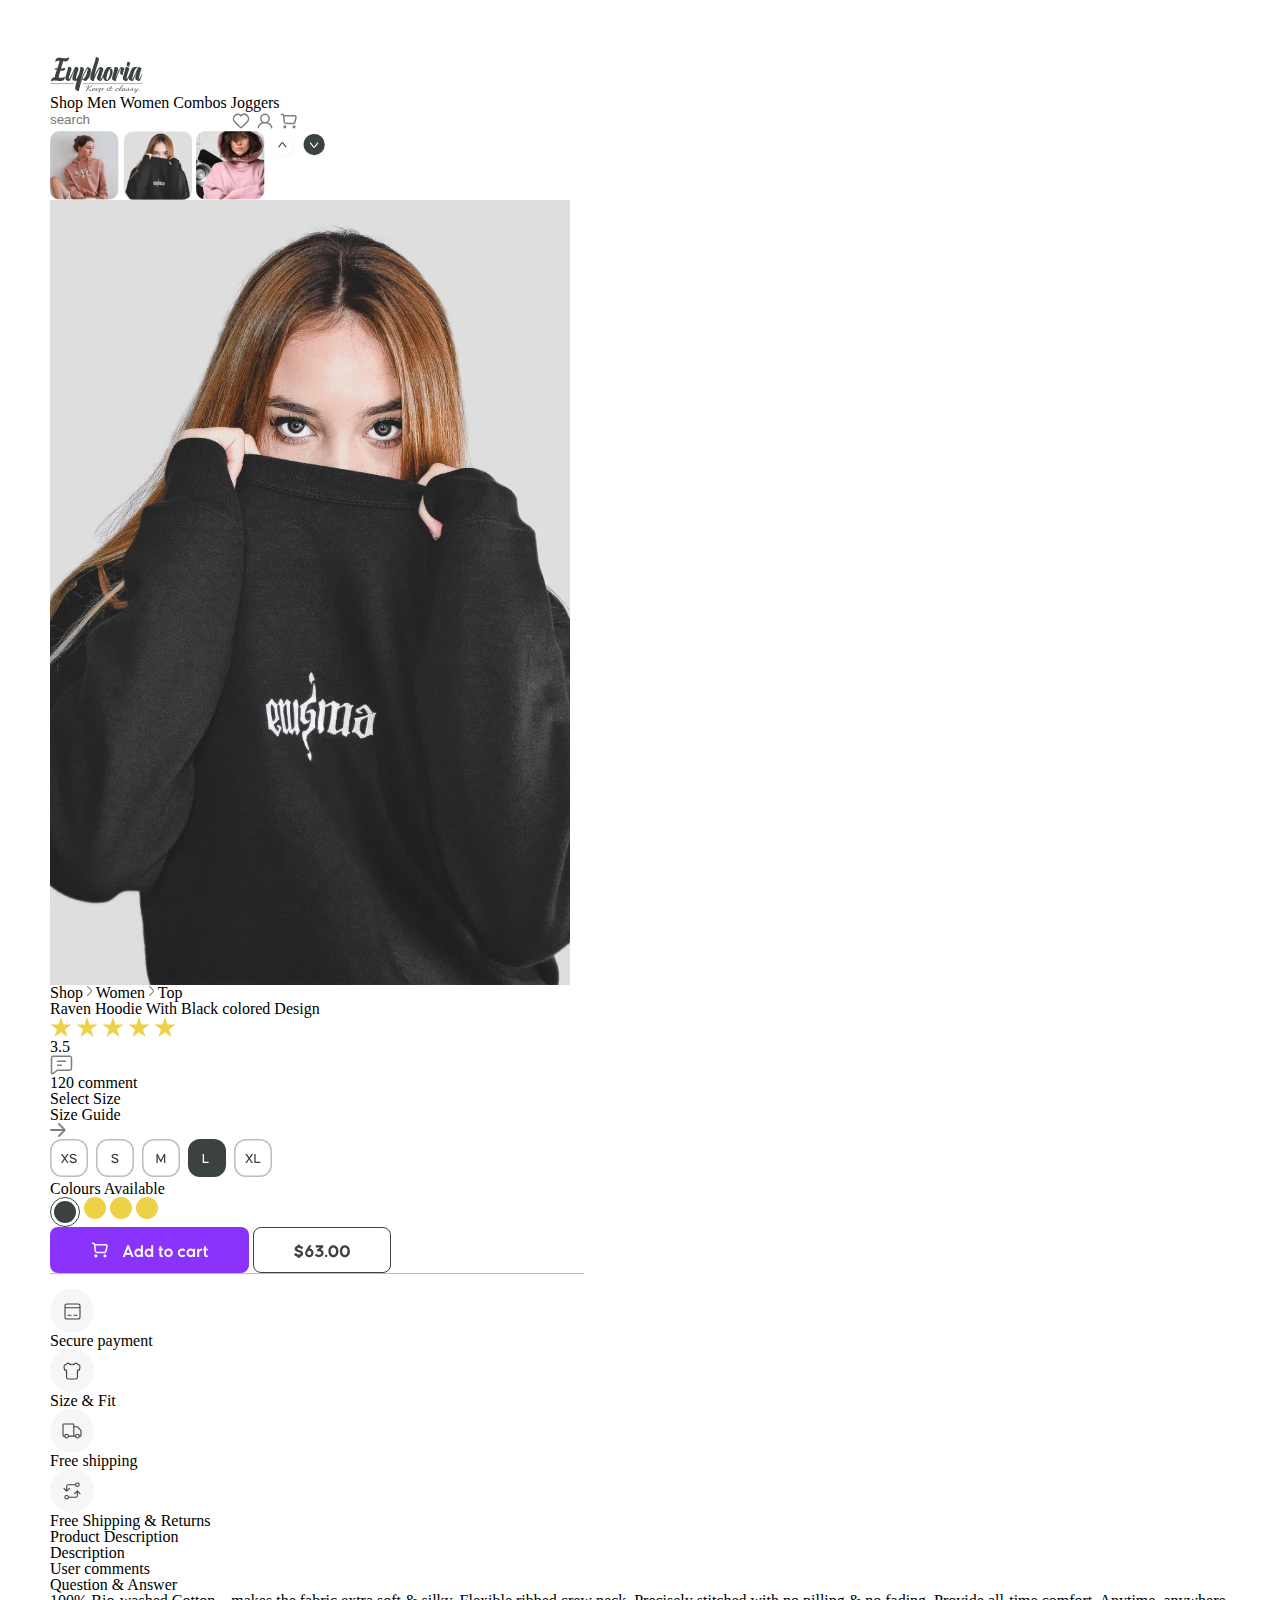
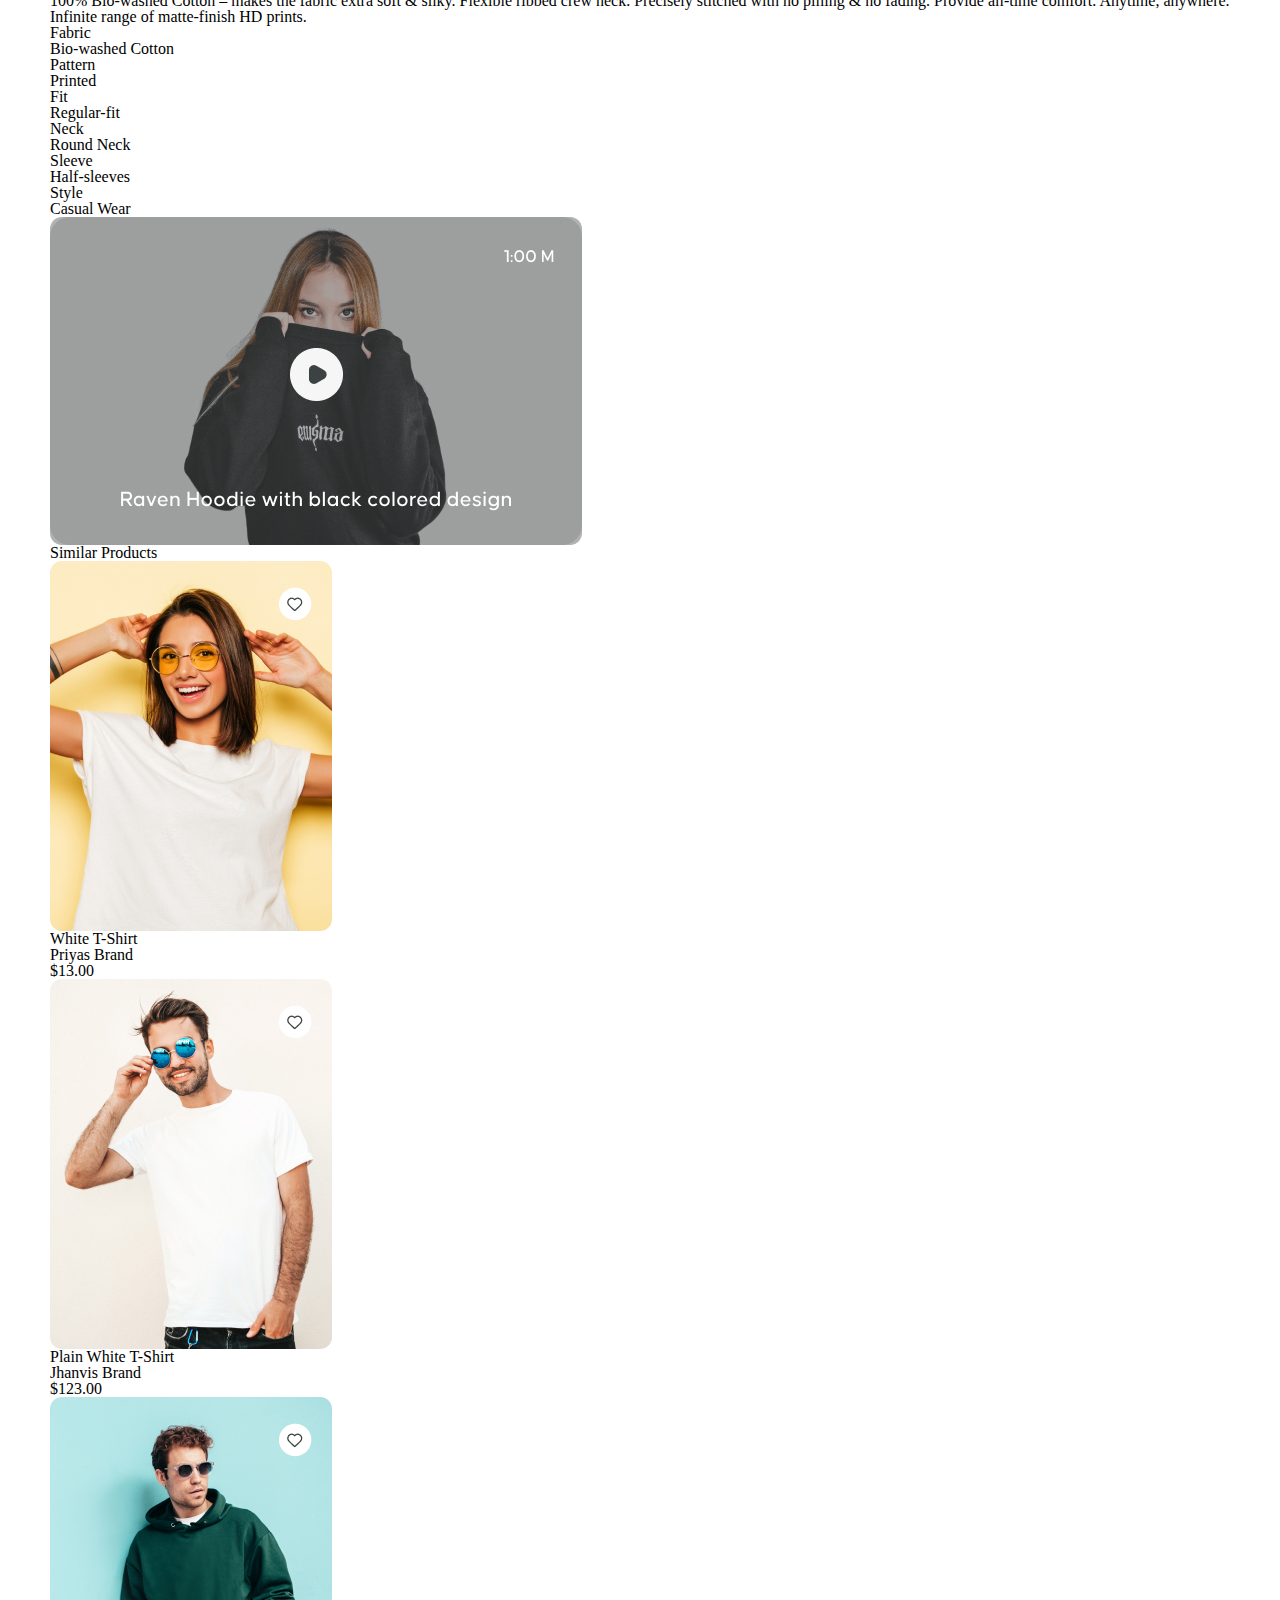
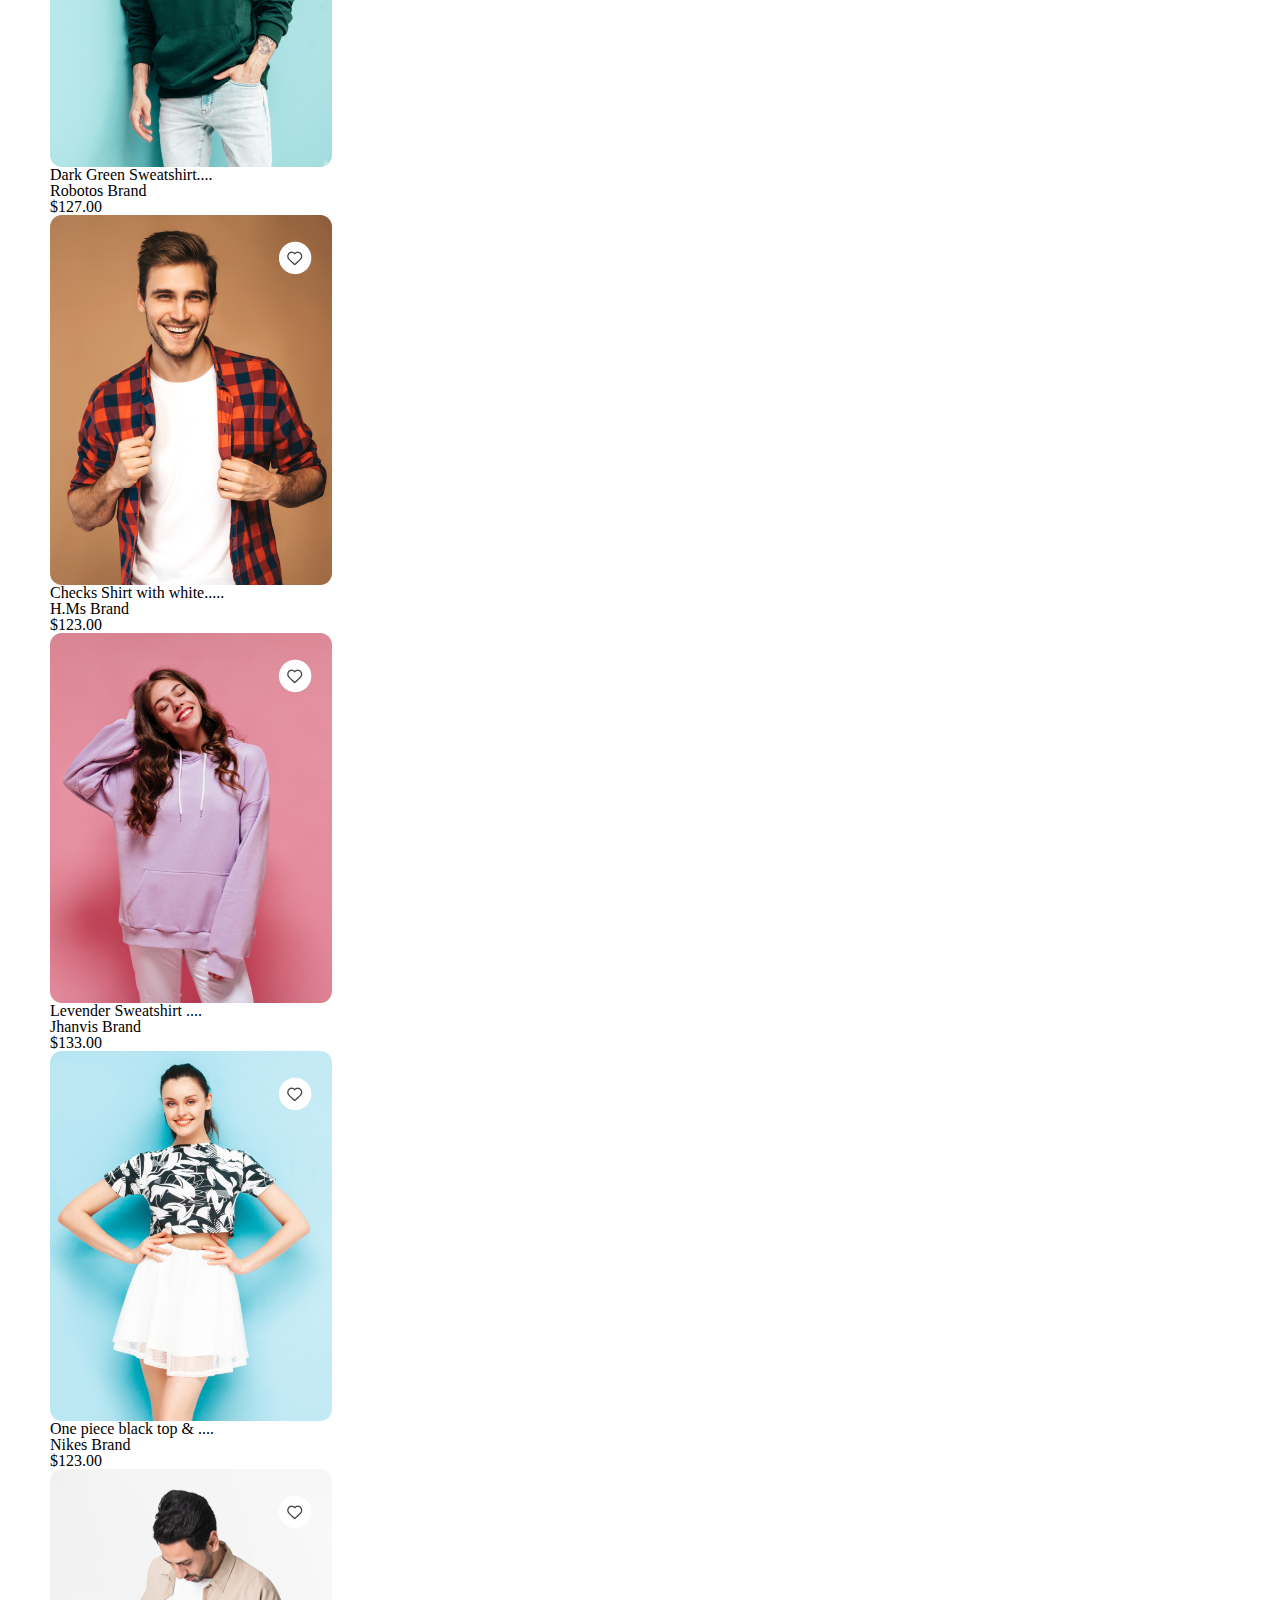
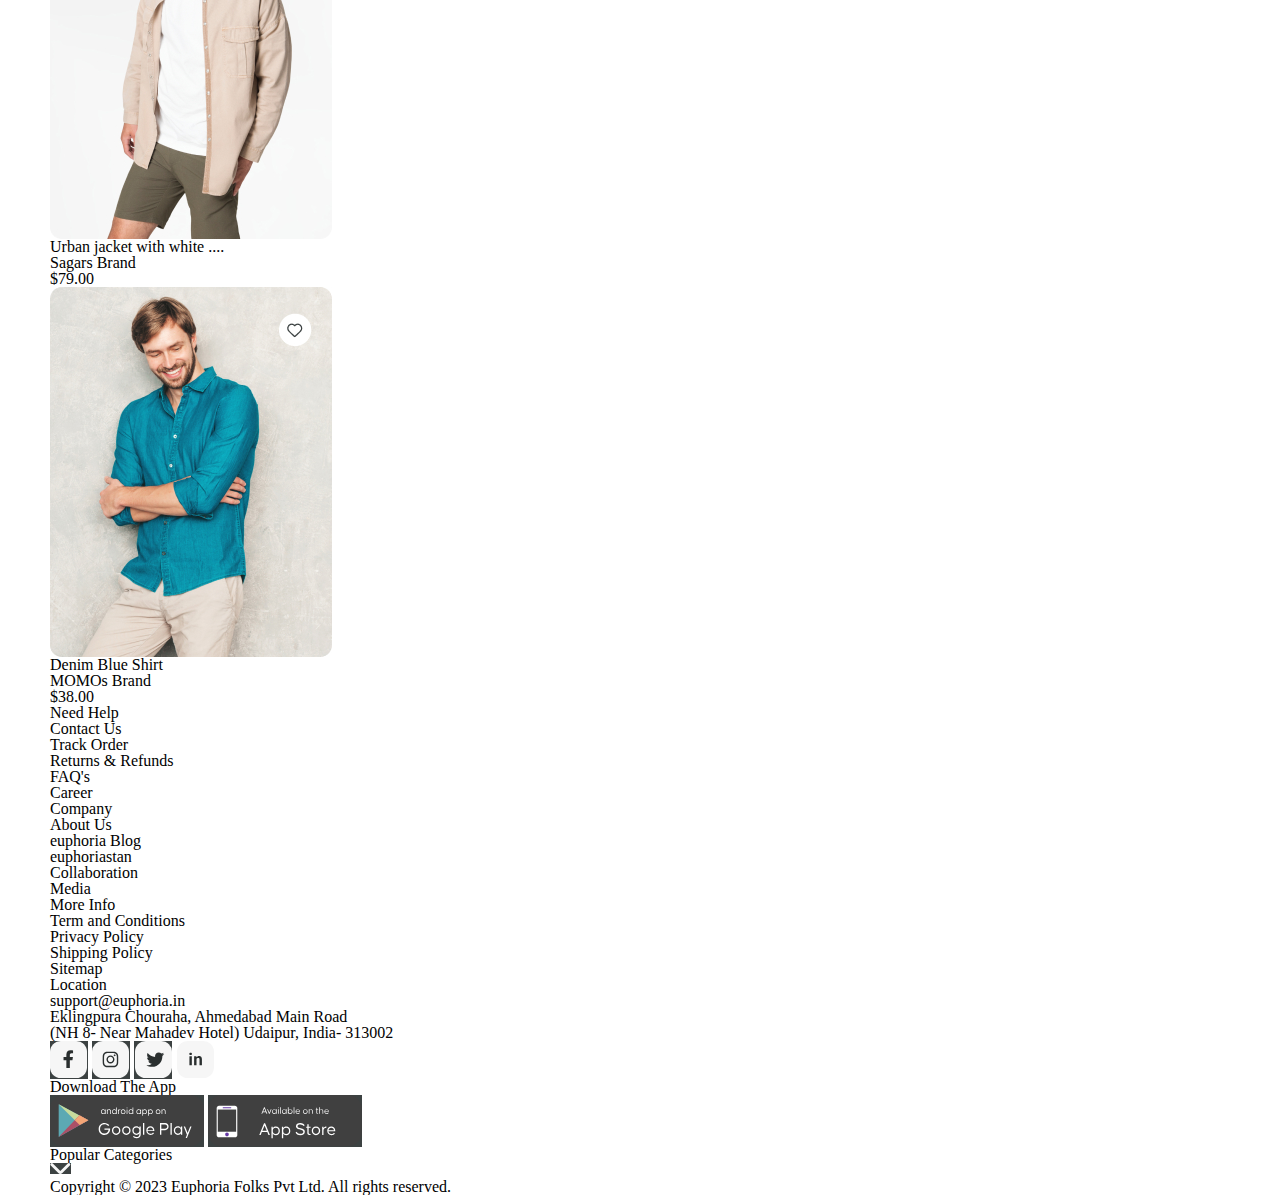
<file: lesson_11/index.html>
<!DOCTYPE html>
<html lang="en">
<head>
    <meta charset="UTF-8">
    <meta name="viewport" content="width=device-width, initial-scale=1.0">
    <link rel="stylesheet" href="css/reset.css">
    <link rel="stylesheet" href="css/style.css">
    <title>lesson_11</title>
</head>
<body>
    <section class="navigation-panel">
       <div class="navigation-panel__content">
        <img class="navigation-panel__logo" src="img/svg_heder/logo.svg" alt="logo">
        <nav class="navigation-panel__links">
            <a class="navigation-panel__link" href="#">Shop</a>
            <a class="navigation-panel__link" href="#">Men</a>
            <a class="navigation-panel__link" href="#">Women</a>
            <a class="navigation-panel__link" href="#">Combos</a>
            <a class="navigation-panel__link" href="#">Joggers</a>
        </nav>

        <input class="navigation-panel__search" type="text" placeholder="search">
        <img class="navigation-panel__option" src="img/svg_heder/component1.svg" alt="component1">
        <img class="navigation-panel__option" src="img/svg_heder/component2.svg" alt="component2">
        <img class="navigation-panel__option" src="img/svg_heder/component3.svg" alt="component3">
       </div>  
    </section>
    <section class="product">
         <div class="product__content">
            <div class="product__slider slider">
                <div class="slider__navigation">
                    <img class="slider__navigation-item" src="img/model/model-1.webp" alt="">
                    <img class="slider__navigation-item" src="img/model/model-2.webp" alt="">
                    <img class="slider__navigation-item" src="img/model/model-3.webp" alt="">
                    <img class="slider__navigation-button" src="img/svg_product/frame_7.svg" alt="">
                    <img class="slider__navigation-button" src="img/svg_product/frame_8.svg" alt="">
                </div>

                <div class="slider__main">
                    <img src="img/model/model-1.1.webp" alt="">
                </div>
               

            </div>
            <div class="product__info info-product ">
                <div class="info-product__links">
                    <a class="info-product__link" href="#">Shop</a>
                    <img src="img/svg_product/left(Stroke).svg" alt="">
                    <a class="info-product__link" href="#">Women</a>
                    <img src="img/svg_product/left(Stroke).svg" alt="">
                    <a class="info-product__link" href="#">Top</a>
                </div>
                 <h1 class="info-product__title">Raven Hoodie With 
                    Black colored Design</h1>
                <div class="info-product__rating">
                    <div class="info-product__stars">
                        <img class="info-product__star" src="img/svg_product/star.svg" alt="">
                        <img class="info-product__star" src="img/svg_product/star.svg" alt="">
                        <img class="info-product__star" src="img/svg_product/star.svg" alt="">
                        <img class="info-product__star" src="img/svg_product/star.svg" alt="">
                        <img class="info-product__star" src="img/svg_product/star.svg" alt="">
                     
                    </div>
                    <p class="info-product__text">3.5</p>
                    <img class="info-product__icon" src="img/svg_product/icon.svg" alt="">
                    <p class="info-product__text">120 comment</p>
                    <div class="info-product__frame">
                        <div class="info-product__select" >
                            <p class="info-product__text">Select Size</p>
                            <p class="info-product__text">Size Guide</p>
                           <img src="img/svg_product/arrow.svg" alt="">
                        </div>
                        <div class="info-product__sizes">
                            <img class="info-product__size" src="img/svg_product/xs.svg" alt="">
                            <img class="info-product__size" src="img/svg_product/s.svg" alt="">
                            <img class="info-product__size" src="img/svg_product/m.svg" alt="">
                            <img class="info-product__size" src="img/svg_product/l.svg" alt="">
                            <img class="info-product__size" src="img/svg_product/xl.svg" alt="">

                        </div>    
                        <p class="info-product__text">Colours Available </p>
                        <div class="info-product__colours">
                            <img src="img/svg_product/colour-1.svg" alt="">
                            <img src="img/svg_product/colour-2.svg" alt="">
                            <img src="img/svg_product/colour-2.svg" alt="">
                            <img src="img/svg_product/colour-2.svg" alt="">
                            
                        </div>
                        <div class="info-product__shoppings">
                            <img class="info-product__buy" src="img/svg_product/sopping.svg" alt="">
                            <img class="info-product__price" src="img/svg_product/shopping-button.svg" alt="">
                        </div>
                        <img class="info-product__line" src="img/svg_product/Line1.svg" alt="">
                        <div class="info-product__secure">
                            <div class="info-product__secure">
                                <img src="img/svg_product/frame_24.svg" alt="">
                                <p class="info-product__text">Secure payment</p>
                            </div>

                            <div class="info-product__secure" >
                                <img src="img/svg_product/frame_25.svg" alt="">
                                <p class="info-product__text">Size & Fit</p>
                            </div>

                            <div class="info-product__secure">
                                <img src="img/svg_product/frame_26.svg" alt="">
                                <p class="info-product__text">Free shipping</p>
                            </div>

                            <div class="info-product__secure">
                                <img src="img/svg_product/frame_27.svg" alt="">
                                <p class="info-product__text">Free Shipping & Returns</p>
                            </div>
                        </div>

                    </div>


                </div>
            </div>
         </div>
    </section>
    <section class="product-description">
        <div class="product-description__content">
            <h2>Product Description</h2>
            <div class="product-description__aligen" >
                <div class="product-description__wrap-info">
                    <div class="product-description__info-details">
                        <p class="product-description__text product-description__text_font-weight">Description</p>
                        <p class="product-description__text product-description__text_font-weight">User comments</p>                        
                        <p class="product-description__text product-description__text_font-weight">Question & Answer</p>
                    </div>
                    <p class="product-description__text product-description__text_font-size">100% Bio-washed Cotton – makes the fabric extra soft & silky. Flexible ribbed crew neck. Precisely stitched with no pilling & no fading. Provide  all-time comfort. Anytime, anywhere. Infinite range of matte-finish HD prints.</p>
        
                    <div class="product-description__details-leyba">                    
                        <div class="leyba">
                            <p class="leyba__title">Fabric</p>
                            <p class="leyba__text">Bio-washed Cotton</p>
                        </div>
                        <div class="leyba">
                            <p class="leyba__title">Pattern</p>
                            <p class="leyba__text">Printed</p>
                        </div>
                        <div class="leyba">
                            <p class="leyba__title">Fit</p>
                            <p class="leyba__text">Regular-fit</p>
                        </div>
                        <div class="leyba">
                            <p class="leyba__title">Neck</p>
                            <p class="leyba__text">Round Neck</p>
                        </div>
                        <div class="leyba">
                            <p class="leyba__title">Sleeve</p>
                            <p class="leyba__text">Half-sleeves</p>
                        </div>
                        <div class="leyba">
                            <p class="leyba__title">Style</p>
                            <p class="leyba__text">Casual Wear</p>
                        </div>
                    </div>
                </div>
          
                <div class="product-description__video">
                    <img src="img/svg_product/Rectangle23.jpg" alt="">
                </div>
            </div>
           
        </div>
    </section>

    <section class="products-similar">
        <div class="products-similar__content">
            <h2 class="products-similar__title">Similar Products</h2>
            <div class="products-similar__cards">
                <div class="products-similar__card product-card">
                    <img src="img/svg_product/110.jpg" alt="">
                    <div class="product-card__wrap-info">
                        <ul class="product-card__texts">
                            <li>White T-Shirt</li>
                            <li>Priyas  Brand</li>
                        </ul>
                        <p class="product-card__price">$13.00</p>
                    </div>
                </div>


                <div class="products-similar__card product-card">
                    <img src="img/svg_product/111.jpg" alt="">
                    <div class="product-card__wrap-info">
                        <ul class="product-card__texts">
                            <li>Plain White T-Shirt</li>
                            <li>Jhanvis  Brand</li>
                        </ul>
                        <p class="product-card__price">$123.00</p>
                    </div>

                </div>


                <div class="products-similar__card product-card">
                    <img src="img/svg_product/112.jpg" alt="">
                    <div class="product-card__wrap-info">
                        <ul class="product-card__texts">
                            <li>Dark Green Sweatshirt....</li>
                            <li>Robotos  Brand</li>
                        </ul>
                        <p class="product-card__price">$127.00</p>
                    </div>
                </div>


                <div class="products-similar__card product-card">
                    <img src="img/svg_product/113.jpg" alt="">
                    <div class="product-card__wrap-info">
                        <ul class="product-card__texts">
                            <li>Checks Shirt with white.....</li>
                            <li>H.Ms  Brand</li>
                        </ul>
                        <p class="product-card__price">$123.00</p>
                    </div>

                </div>
                <div class="products-similar__card product-card">
                    <img src="img/svg_product/114.jpg" alt="">
                    <div class="product-card__wrap-info">
                        <ul class="product-card__texts">
                            <li>Levender Sweatshirt ....</li>
                            <li>Jhanvis  Brand</li>
                        </ul>
                        <p class="product-card__price">$133.00</p>
                    </div>

                </div>
                <div class="products-similar__card product-card">
                    <img src="img/svg_product/115.jpg" alt="">
                    <div class="product-card__wrap-info">
                        <ul class="product-card__texts">
                            <li>One piece black top & ....</li>
                            <li>Nikes  Brand</li>
                        </ul>
                        <p class="product-card__price">$123.00</p>
                    </div>

                </div>
                <div class="products-similar__card product-card">
                    <img src="img/svg_product/116.jpg" alt="">
                    <div class="product-card__wrap-info">
                        <ul class="product-card__texts">
                            <li>Urban jacket with white ....</li>
                            <li>Sagars  Brand</li>
                        </ul>
                        <p class="product-card__price">$79.00</p>
                    </div>

                </div>
                <div class="products-similar__card product-card">
                    <img src="img/svg_product/117.jpg" alt="">
                    <div class="product-card__wrap-info">
                        <ul class="product-card__texts">
                            <li>Denim Blue Shirt</li>
                            <li>MOMOs  Brand</li>
                        </ul>
                        <p class="product-card__price">$38.00</p>
                    </div>

                </div>
               

            </div>
        </div>  
    </section>

    <section class="products-fotter">
        <div class="products-fotter__content">
            <div class="products-fotter__columns">
                <div class="products-fotter__helps column">
                    <h2 class="colunm__title">Need Help</h2>
                    <div class="colunm__texts ">
                        <ul class="column__text">
                            <li>Contact Us</li>
                            <li>Track Order</li>
                            <li>Returns & Refunds</li>
                            <li>FAQ's</li>
                            <li>Career</li>
                        </ul>
                    </div>
                </div>

                <div class="products-fotter__helps column">
                    <h2 class="colunm__title">Company</h2>
                    <div class="colunm__texts ">
                        <ul class="column__text">
                            <li>About Us</li>
                            <li>euphoria Blog</li>
                            <li>euphoriastan</li>
                            <li>Collaboration</li>
                            <li>Media</li>
                        </ul>
                    </div>
                </div>

                <div class="products-fotter__helps column">
                    <h2 class="colunm__title">More Info</h2>
                    <div class="colunm__texts ">
                        <ul class="column__text">
                            <li>Term and Conditions</li>
                            <li>Privacy Policy</li>
                            <li>Shipping Policy</li>
                            <li>Sitemap</li>
                        </ul>
                    </div>
                </div>

                <div class="products-fotter__helps column column_width">
                    <h2 class="colunm__title">Location</h2>
                    <div class="colunm__texts ">
                        <ul class="column__text">
                            <li>support@euphoria.in</li>
                            <li>Eklingpura Chouraha, Ahmedabad Main Road</li>
                            <li>(NH 8- Near Mahadev Hotel) Udaipur, India- 313002</li>
                        </ul>
                    </div>
                </div>
            </div>

            <div class="products-fotter__contacts contacts">
                <div class="products-fotter__column-group">
                    <img src="img/svg_product/fecebook.svg" alt="">
                    <img src="img/svg_product/instagram.svg" alt="">
                    <img src="img/svg_product/tviter.svg" alt="">
                    <img src="img/svg_product/in.svg" alt="">
                </div>

                <div class="products-fotter__flex">
                    <div class="products-fotter__text-download">
                        <p class="text-download">Download The App </p>
                    </div>
    
                    <div class="products-fotter__column-download">
                        <img src="img/svg_product/googl_play.svg" alt="">
                        <img src="img/svg_product/app_store.svg" alt="">
                    </div>
                </div>
            </div>
            <div class="products-fotter__category">
                <p class="">Popular Categories</p>
                <img src="img/svg_product/icon_end.svg" alt="">
            </div>
            <div class="products-fotter__end">
                <p class="">Copyright © 2023 Euphoria Folks Pvt Ltd. All rights reserved.</p>
            </div>
        </div>
    
    </section>
</body>
</html>
</file>
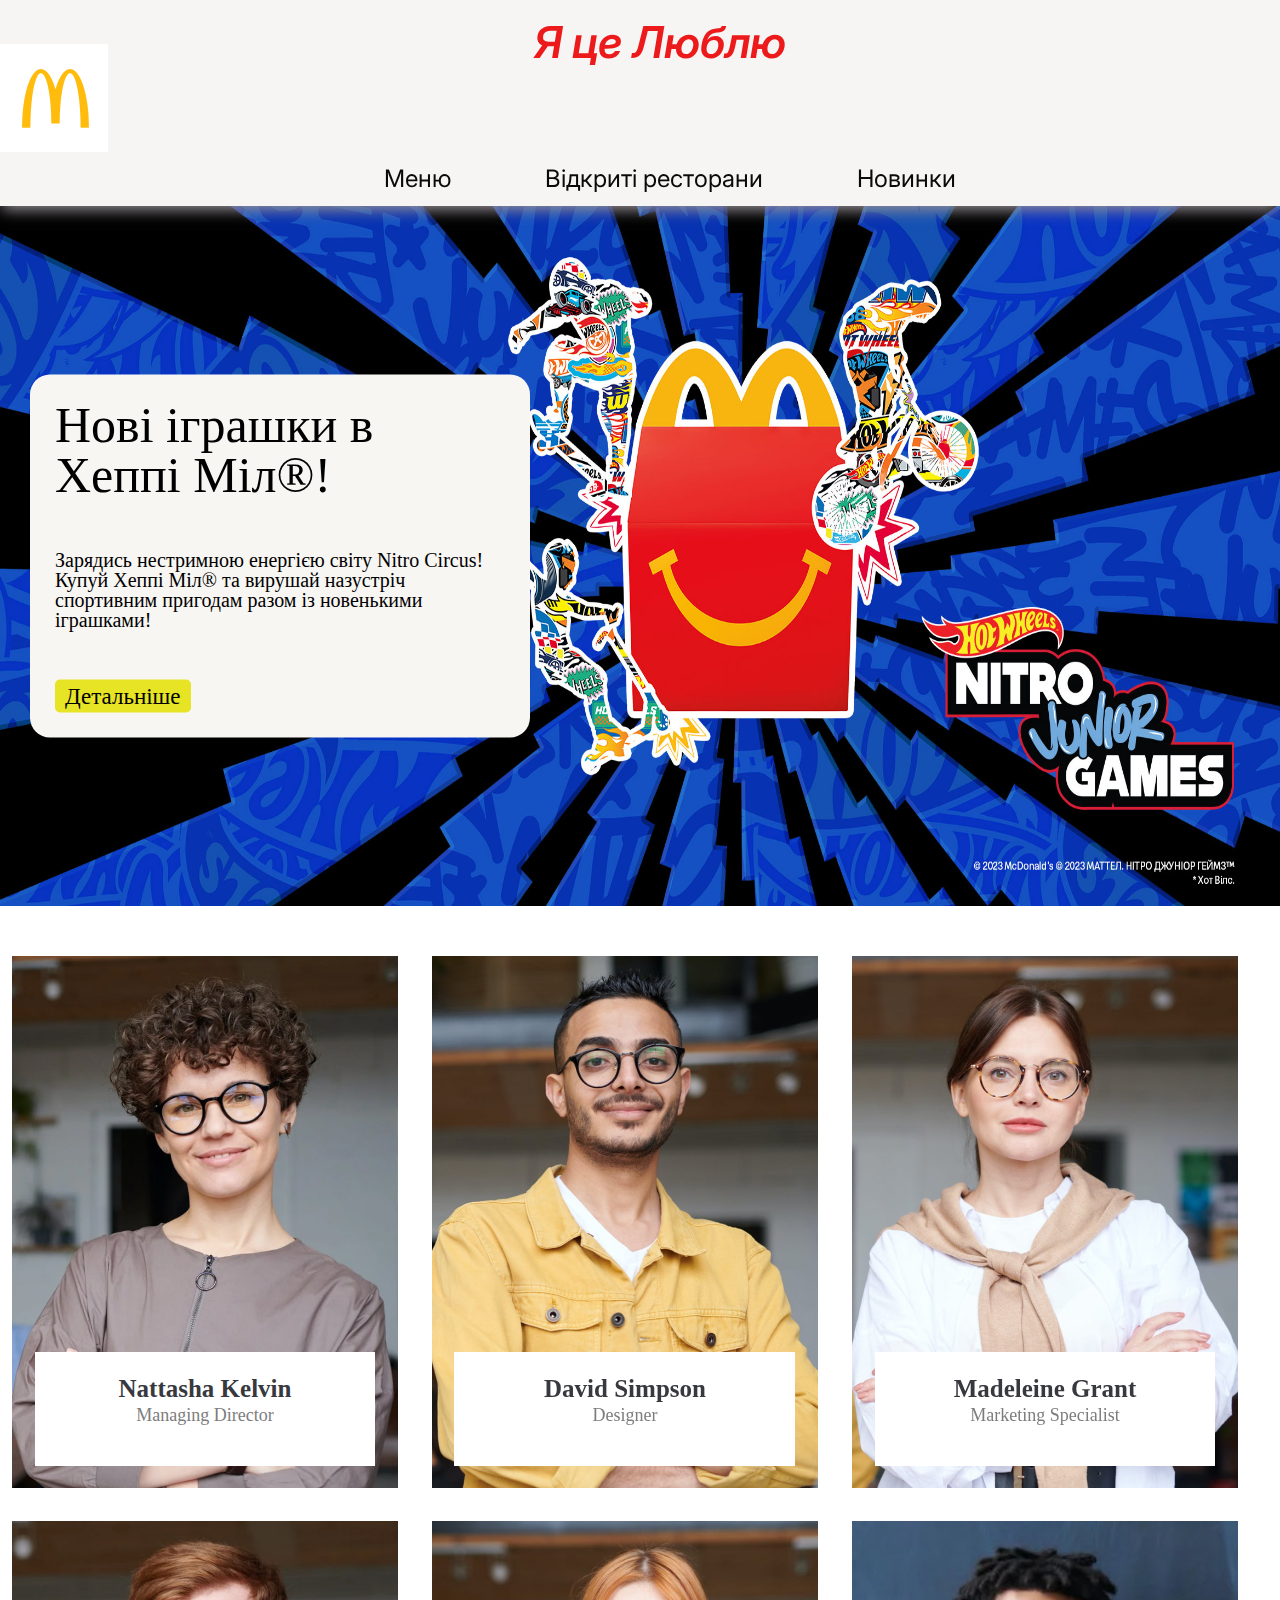
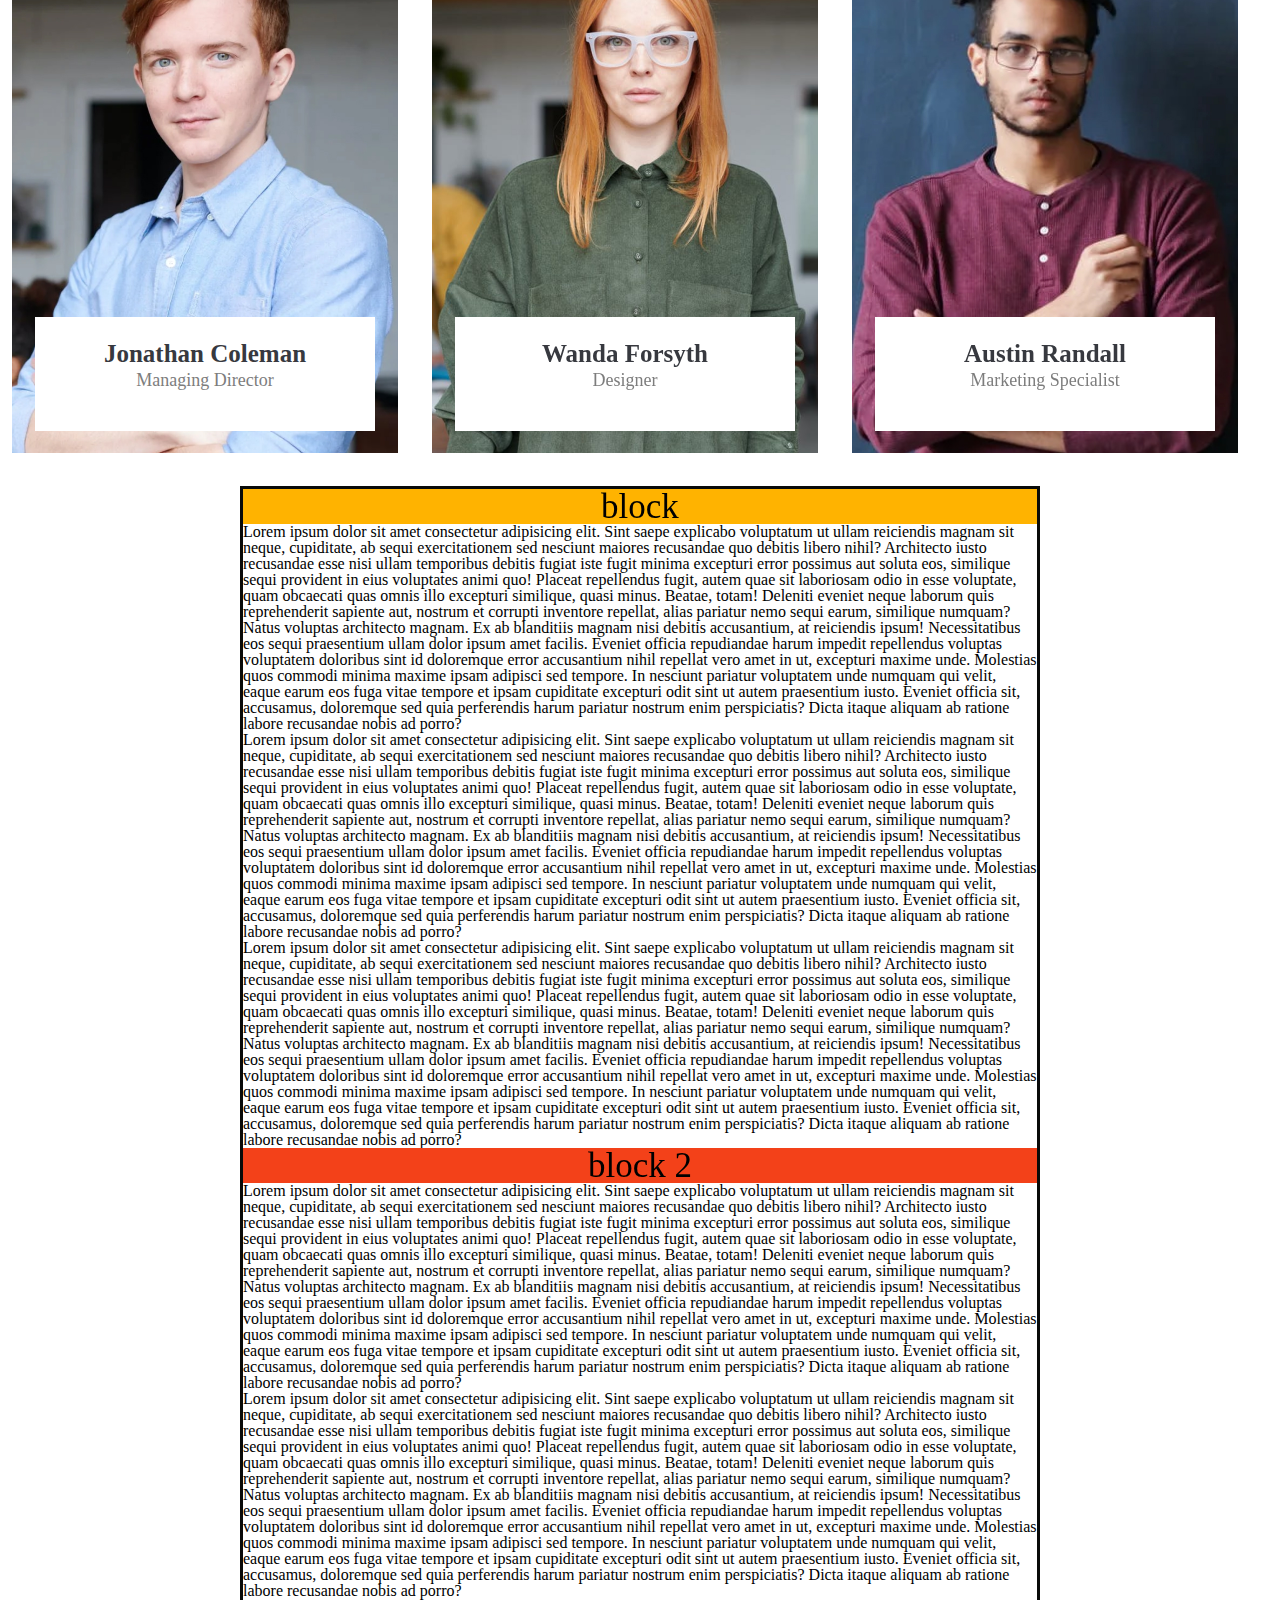
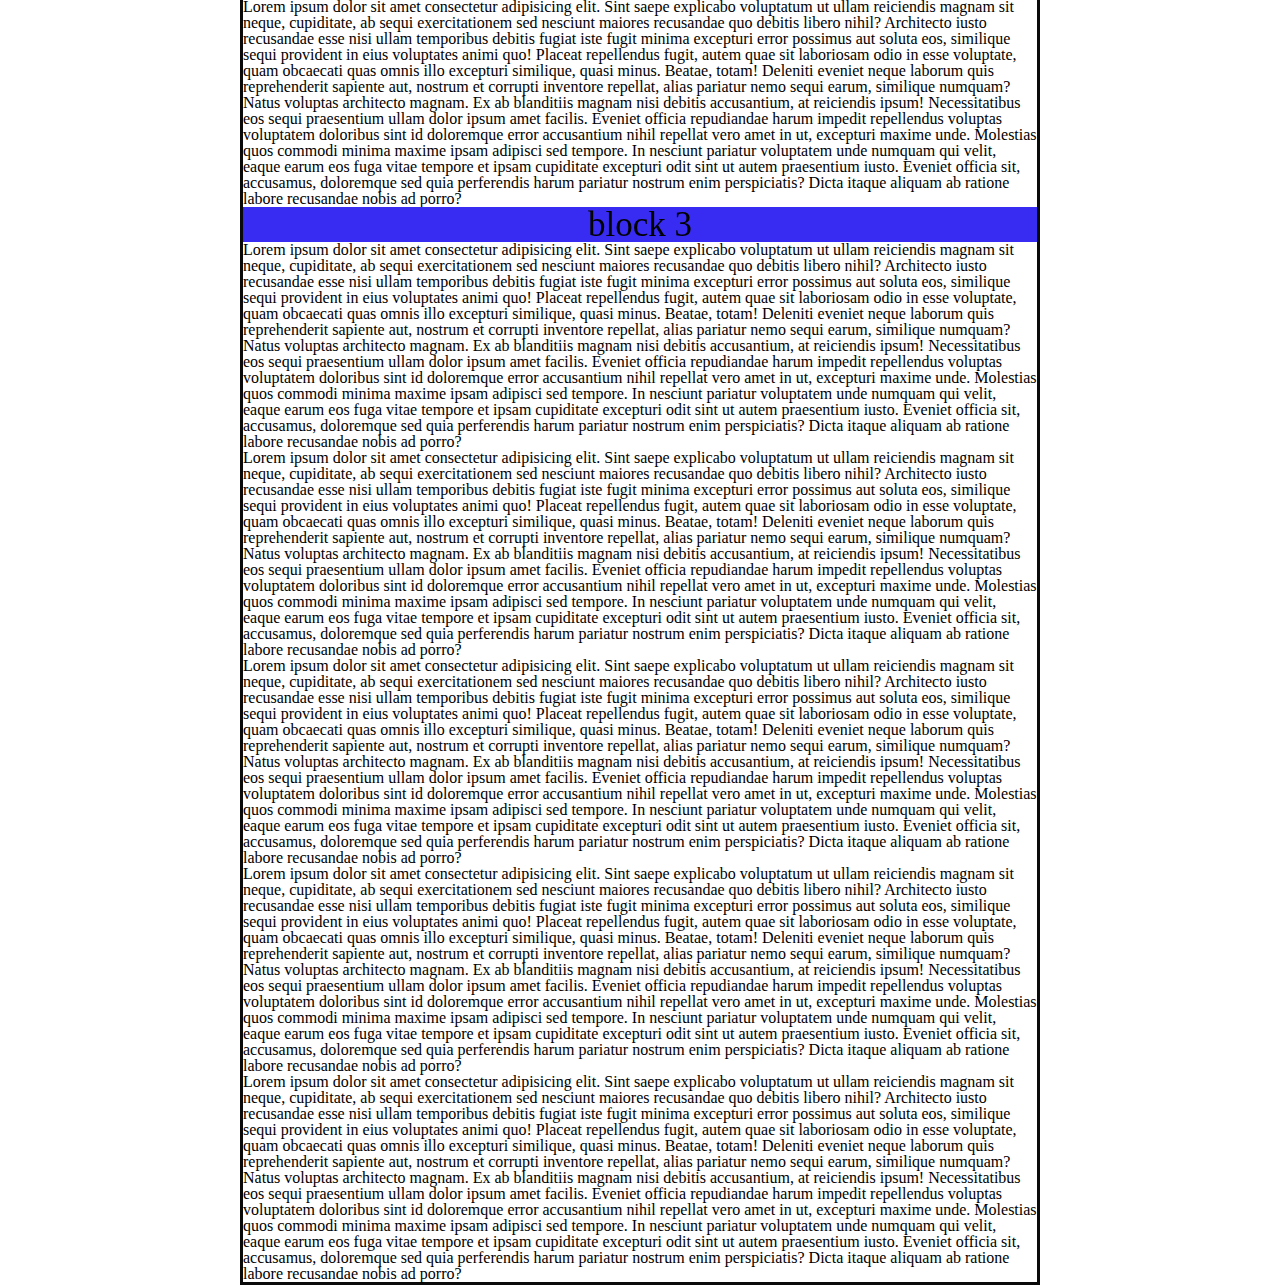
<file: lesson_12/index.html>
<!DOCTYPE html>
<html lang="zxx">
<head>
    <meta charset="UTF-8">
    <meta name="viewport" content="width=device-width, initial-scale=1.0">
    <link rel="stylesheet" href="css/reset.css">
    <link rel="stylesheet" href="css/style.css">
    <title>lesson_12</title>
</head>
<body>
<div class="wrapper">
    <section class="header" >
        <div class="header-navigetion" >
            <h1 class="title">Я це Люблю</h1>
            
            <div class="header-navigetion_wcd">
                <img class="wcd" src="foto/mccd.jpg" alt="#">   
            </div>
           
            <ul class="menu"> 
                <li class="menu__item">
                    <a href="#" class="menu__link">Меню</a>
                    <div class="menu__list">
                        <a href="#" class="menu__link_color">Біг меню</a>
                        <a href="#" class="menu__link_color">Мак меню</a>
                        <a href="#" class="menu__link_color">Хеппі міл</a>
                    </div>
                </li>
                <li class="menu__item">
                    <a href="#" class="menu__link">Відкриті ресторани</a>

                </li>
                <li class="menu__item">
                    <a href="#" class="menu__link">Новинки</a>
                    <div class="menu__list">
                        <a href="#" class="menu__link_color">Максанді</a>
                        <a href="#" class="menu__link_color">Макфдурі</a>
                        <a href="#" class="menu__link_color">Мокко класік</a>
                    </div>
                </li>
              
            </ul>

        </div>
    </section>
    <section class="main">
        <div class="main__content">
            <img class="main__img" src="foto/01.jpg" alt="#">
            <div class="main__block">
                <p>Нові іграшки в Хеппі Міл®!</p>
                <p>Зарядись нестримною енергією світу Nitro Circus! Купуй Хеппі Міл® та вирушай назустріч спортивним пригодам разом із новенькими іграшками!</p>
                <a href="#">Детальніше</a>
            </div>
        </div>
 

    </section>
    <section class="figma">
        <div class="figma__content">
            <div class="figma__wraps">
                <div class="figma__card">
                    <img  src="foto/11.jpg" alt="#">
                    <div class="figma__card-info" >
                        <p>Nattasha Kelvin</p>
                        <p>Managing Director</p>
                    </div>
                    <div class="figma__card-hov">
                        <div>
                            <a href="">
                                <svg width="46" height="46" viewBox="0 0 46 46" fill="none" xmlns="http://www.w3.org/2000/svg">
                                    <rect x="0.5" y="0.5" width="45" height="45" rx="22.5" fill="#40DDB6"/>
                                    <path d="M27.9649 13.4379C29.2805 13.4416 30.5412 13.9466 31.4715 14.8425C32.4018 15.7383 32.9262 16.9523 32.9301 18.2192V27.7808C32.9262 29.0478 32.4018 30.2617 31.4715 31.1576C30.5412 32.0534 29.2805 32.5584 27.9649 32.5622H18.0355C16.7198 32.5584 15.4592 32.0534 14.5289 31.1576C13.5986 30.2617 13.0742 29.0478 13.0702 27.7808V18.2192C13.0742 16.9523 13.5986 15.7383 14.5289 14.8425C15.4592 13.9466 16.7198 13.4416 18.0355 13.4379H27.9649ZM27.9649 11.5256H18.0355C14.2123 11.5256 11.0845 14.5377 11.0845 18.2192V27.7808C11.0845 31.4624 14.2123 34.4744 18.0355 34.4744H27.9649C31.788 34.4744 34.9159 31.4624 34.9159 27.7808V18.2192C34.9159 14.5377 31.788 11.5256 27.9649 11.5256Z" fill="white"/>
                                    <path d="M29.454 18.2192C29.1594 18.2192 28.8714 18.1351 28.6265 17.9775C28.3816 17.8199 28.1907 17.5958 28.0779 17.3338C27.9652 17.0717 27.9357 16.7833 27.9932 16.5051C28.0506 16.2268 28.1925 15.9713 28.4008 15.7707C28.6091 15.5701 28.8745 15.4335 29.1634 15.3781C29.4524 15.3228 29.7518 15.3512 30.024 15.4598C30.2962 15.5683 30.5288 15.7522 30.6924 15.988C30.8561 16.2239 30.9435 16.5012 30.9435 16.7849C30.9439 16.9734 30.9056 17.16 30.8309 17.3342C30.7562 17.5084 30.6465 17.6667 30.5082 17.8C30.3698 17.9333 30.2054 18.0389 30.0245 18.1108C29.8436 18.1828 29.6497 18.2196 29.454 18.2192ZM22.9998 19.175C23.7854 19.175 24.5534 19.3994 25.2066 19.8197C25.8598 20.24 26.3689 20.8373 26.6696 21.5363C26.9702 22.2352 27.0489 23.0042 26.8956 23.7462C26.7423 24.4882 26.364 25.1697 25.8085 25.7047C25.253 26.2396 24.5453 26.6039 23.7748 26.7515C23.0043 26.8991 22.2056 26.8233 21.4798 26.5338C20.754 26.2443 20.1336 25.7541 19.6972 25.125C19.2607 24.496 19.0278 23.7565 19.0278 23C19.0289 21.9859 19.4477 21.0136 20.1924 20.2965C20.9371 19.5795 21.9467 19.1761 22.9998 19.175ZM22.9998 17.2628C21.8215 17.2628 20.6696 17.5993 19.6898 18.2297C18.7101 18.8601 17.9464 19.7561 17.4955 20.8045C17.0446 21.8528 16.9266 23.0064 17.1565 24.1193C17.3864 25.2322 17.9538 26.2544 18.787 27.0568C19.6202 27.8592 20.6818 28.4056 21.8375 28.627C22.9932 28.8483 24.1912 28.7347 25.2798 28.3005C26.3685 27.8662 27.299 27.1309 27.9536 26.1874C28.6083 25.2439 28.9577 24.1347 28.9577 23C28.9577 21.4784 28.33 20.0191 27.2127 18.9432C26.0954 17.8673 24.58 17.2628 22.9998 17.2628Z" fill="white"/>
                                    </svg>
                                    
                            </a>
                            <a href="">
                                <svg width="51" height="50" viewBox="0 0 51 50" fill="none" xmlns="http://www.w3.org/2000/svg">
                                    <rect x="0.5" width="50" height="50" rx="25" fill="#40DDB6"/>
                                    <path fill-rule="evenodd" clip-rule="evenodd" d="M37.4154 25.0689C37.4154 18.7323 32.0799 13.5945 25.4997 13.5945C18.9195 13.5945 13.584 18.7323 13.584 25.0689C13.584 30.7958 17.9407 35.5428 23.6379 36.4044V28.3867H20.6116V25.0689H23.6379V22.5409C23.6379 19.6657 25.4172 18.0762 28.1387 18.0762C29.4425 18.0762 30.8064 18.3005 30.8064 18.3005V21.1245H29.3031C27.8238 21.1245 27.361 22.0087 27.361 22.9174V25.0689H30.6655L30.1378 28.3867H27.3615V36.4055C33.0587 35.5444 37.4154 30.7973 37.4154 25.0689Z" fill="white"/>
                                    </svg>
                                    
                            </a>
                            <a href="">
                                <svg width="51" height="50" viewBox="0 0 51 50" fill="none" xmlns="http://www.w3.org/2000/svg">
                                    <rect x="0.5" width="50" height="50" rx="25" fill="#40DDB6"/>
                                    <path d="M38.267 17.2068C37.3092 17.6229 36.2958 17.8971 35.2589 18.0206C36.3487 17.3825 37.1682 16.3687 37.5638 15.1694C36.5335 15.7719 35.4081 16.1946 34.2359 16.4195C33.7423 15.9022 33.1487 15.4906 32.4911 15.2099C31.8335 14.9292 31.1257 14.7851 30.4107 14.7864C27.5158 14.7864 25.1731 17.0951 25.1731 19.941C25.171 20.3368 25.2164 20.7315 25.3082 21.1166C23.2323 21.0193 21.1997 20.4897 19.3402 19.5618C17.4808 18.6339 15.8355 17.3281 14.5096 15.7279C14.0444 16.5121 13.7984 17.4068 13.7973 18.3185C13.7973 20.1059 14.7298 21.6858 16.1379 22.6114C15.3036 22.5916 14.4865 22.3708 13.7558 21.9677V22.0316C13.7558 24.5317 15.5644 26.6117 17.9582 27.0851C17.5081 27.2051 17.0442 27.2659 16.5783 27.266C16.2478 27.2665 15.918 27.2345 15.5937 27.1702C16.2592 29.2182 18.196 30.7077 20.4903 30.7502C18.626 32.187 16.3372 32.9635 13.9835 32.9578C13.5657 32.9572 13.1483 32.9323 12.7334 32.8834C15.1278 34.4123 17.9111 35.221 20.752 35.2133C30.3995 35.2133 35.6701 27.3564 35.6701 20.5421C35.6701 20.3187 35.6642 20.0953 35.6536 19.8772C36.6766 19.1495 37.5616 18.2452 38.267 17.2068Z" fill="white"/>
                                    </svg>
                                    
                            </a>
                        </div>
                    </div>
                </div>
                <div class="figma__card">
                    <img  src="foto/12.jpg" alt="#">
                    <div class="figma__card-info" >
                        <p>David Simpson</p>
                        <p>Designer</p>
                    </div>
                    <div class="figma__card-hov">
                        <div>
                            <a href="">
                                <svg width="46" height="46" viewBox="0 0 46 46" fill="none" xmlns="http://www.w3.org/2000/svg">
                                    <rect x="0.5" y="0.5" width="45" height="45" rx="22.5" fill="#40DDB6"/>
                                    <path d="M27.9649 13.4379C29.2805 13.4416 30.5412 13.9466 31.4715 14.8425C32.4018 15.7383 32.9262 16.9523 32.9301 18.2192V27.7808C32.9262 29.0478 32.4018 30.2617 31.4715 31.1576C30.5412 32.0534 29.2805 32.5584 27.9649 32.5622H18.0355C16.7198 32.5584 15.4592 32.0534 14.5289 31.1576C13.5986 30.2617 13.0742 29.0478 13.0702 27.7808V18.2192C13.0742 16.9523 13.5986 15.7383 14.5289 14.8425C15.4592 13.9466 16.7198 13.4416 18.0355 13.4379H27.9649ZM27.9649 11.5256H18.0355C14.2123 11.5256 11.0845 14.5377 11.0845 18.2192V27.7808C11.0845 31.4624 14.2123 34.4744 18.0355 34.4744H27.9649C31.788 34.4744 34.9159 31.4624 34.9159 27.7808V18.2192C34.9159 14.5377 31.788 11.5256 27.9649 11.5256Z" fill="white"/>
                                    <path d="M29.454 18.2192C29.1594 18.2192 28.8714 18.1351 28.6265 17.9775C28.3816 17.8199 28.1907 17.5958 28.0779 17.3338C27.9652 17.0717 27.9357 16.7833 27.9932 16.5051C28.0506 16.2268 28.1925 15.9713 28.4008 15.7707C28.6091 15.5701 28.8745 15.4335 29.1634 15.3781C29.4524 15.3228 29.7518 15.3512 30.024 15.4598C30.2962 15.5683 30.5288 15.7522 30.6924 15.988C30.8561 16.2239 30.9435 16.5012 30.9435 16.7849C30.9439 16.9734 30.9056 17.16 30.8309 17.3342C30.7562 17.5084 30.6465 17.6667 30.5082 17.8C30.3698 17.9333 30.2054 18.0389 30.0245 18.1108C29.8436 18.1828 29.6497 18.2196 29.454 18.2192ZM22.9998 19.175C23.7854 19.175 24.5534 19.3994 25.2066 19.8197C25.8598 20.24 26.3689 20.8373 26.6696 21.5363C26.9702 22.2352 27.0489 23.0042 26.8956 23.7462C26.7423 24.4882 26.364 25.1697 25.8085 25.7047C25.253 26.2396 24.5453 26.6039 23.7748 26.7515C23.0043 26.8991 22.2056 26.8233 21.4798 26.5338C20.754 26.2443 20.1336 25.7541 19.6972 25.125C19.2607 24.496 19.0278 23.7565 19.0278 23C19.0289 21.9859 19.4477 21.0136 20.1924 20.2965C20.9371 19.5795 21.9467 19.1761 22.9998 19.175ZM22.9998 17.2628C21.8215 17.2628 20.6696 17.5993 19.6898 18.2297C18.7101 18.8601 17.9464 19.7561 17.4955 20.8045C17.0446 21.8528 16.9266 23.0064 17.1565 24.1193C17.3864 25.2322 17.9538 26.2544 18.787 27.0568C19.6202 27.8592 20.6818 28.4056 21.8375 28.627C22.9932 28.8483 24.1912 28.7347 25.2798 28.3005C26.3685 27.8662 27.299 27.1309 27.9536 26.1874C28.6083 25.2439 28.9577 24.1347 28.9577 23C28.9577 21.4784 28.33 20.0191 27.2127 18.9432C26.0954 17.8673 24.58 17.2628 22.9998 17.2628Z" fill="white"/>
                                    </svg>
                                    
                            </a>
                            <a href="">
                                <svg width="51" height="50" viewBox="0 0 51 50" fill="none" xmlns="http://www.w3.org/2000/svg">
                                    <rect x="0.5" width="50" height="50" rx="25" fill="#40DDB6"/>
                                    <path fill-rule="evenodd" clip-rule="evenodd" d="M37.4154 25.0689C37.4154 18.7323 32.0799 13.5945 25.4997 13.5945C18.9195 13.5945 13.584 18.7323 13.584 25.0689C13.584 30.7958 17.9407 35.5428 23.6379 36.4044V28.3867H20.6116V25.0689H23.6379V22.5409C23.6379 19.6657 25.4172 18.0762 28.1387 18.0762C29.4425 18.0762 30.8064 18.3005 30.8064 18.3005V21.1245H29.3031C27.8238 21.1245 27.361 22.0087 27.361 22.9174V25.0689H30.6655L30.1378 28.3867H27.3615V36.4055C33.0587 35.5444 37.4154 30.7973 37.4154 25.0689Z" fill="white"/>
                                    </svg>
                                    
                            </a>
                            <a href="">
                                <svg width="51" height="50" viewBox="0 0 51 50" fill="none" xmlns="http://www.w3.org/2000/svg">
                                    <rect x="0.5" width="50" height="50" rx="25" fill="#40DDB6"/>
                                    <path d="M38.267 17.2068C37.3092 17.6229 36.2958 17.8971 35.2589 18.0206C36.3487 17.3825 37.1682 16.3687 37.5638 15.1694C36.5335 15.7719 35.4081 16.1946 34.2359 16.4195C33.7423 15.9022 33.1487 15.4906 32.4911 15.2099C31.8335 14.9292 31.1257 14.7851 30.4107 14.7864C27.5158 14.7864 25.1731 17.0951 25.1731 19.941C25.171 20.3368 25.2164 20.7315 25.3082 21.1166C23.2323 21.0193 21.1997 20.4897 19.3402 19.5618C17.4808 18.6339 15.8355 17.3281 14.5096 15.7279C14.0444 16.5121 13.7984 17.4068 13.7973 18.3185C13.7973 20.1059 14.7298 21.6858 16.1379 22.6114C15.3036 22.5916 14.4865 22.3708 13.7558 21.9677V22.0316C13.7558 24.5317 15.5644 26.6117 17.9582 27.0851C17.5081 27.2051 17.0442 27.2659 16.5783 27.266C16.2478 27.2665 15.918 27.2345 15.5937 27.1702C16.2592 29.2182 18.196 30.7077 20.4903 30.7502C18.626 32.187 16.3372 32.9635 13.9835 32.9578C13.5657 32.9572 13.1483 32.9323 12.7334 32.8834C15.1278 34.4123 17.9111 35.221 20.752 35.2133C30.3995 35.2133 35.6701 27.3564 35.6701 20.5421C35.6701 20.3187 35.6642 20.0953 35.6536 19.8772C36.6766 19.1495 37.5616 18.2452 38.267 17.2068Z" fill="white"/>
                                    </svg>
                                    
                            </a>
                        </div>
                    </div>
                </div>
                <div class="figma__card">
                    <img  src="foto/13.jpg" alt="#">
                    <div class="figma__card-info" >
                        <p>Madeleine Grant</p>
                        <p>Marketing Specialist</p>
                    </div>
                    <div class="figma__card-hov">
                        <div>
                            <a href="">
                                <svg width="46" height="46" viewBox="0 0 46 46" fill="none" xmlns="http://www.w3.org/2000/svg">
                                    <rect x="0.5" y="0.5" width="45" height="45" rx="22.5" fill="#40DDB6"/>
                                    <path d="M27.9649 13.4379C29.2805 13.4416 30.5412 13.9466 31.4715 14.8425C32.4018 15.7383 32.9262 16.9523 32.9301 18.2192V27.7808C32.9262 29.0478 32.4018 30.2617 31.4715 31.1576C30.5412 32.0534 29.2805 32.5584 27.9649 32.5622H18.0355C16.7198 32.5584 15.4592 32.0534 14.5289 31.1576C13.5986 30.2617 13.0742 29.0478 13.0702 27.7808V18.2192C13.0742 16.9523 13.5986 15.7383 14.5289 14.8425C15.4592 13.9466 16.7198 13.4416 18.0355 13.4379H27.9649ZM27.9649 11.5256H18.0355C14.2123 11.5256 11.0845 14.5377 11.0845 18.2192V27.7808C11.0845 31.4624 14.2123 34.4744 18.0355 34.4744H27.9649C31.788 34.4744 34.9159 31.4624 34.9159 27.7808V18.2192C34.9159 14.5377 31.788 11.5256 27.9649 11.5256Z" fill="white"/>
                                    <path d="M29.454 18.2192C29.1594 18.2192 28.8714 18.1351 28.6265 17.9775C28.3816 17.8199 28.1907 17.5958 28.0779 17.3338C27.9652 17.0717 27.9357 16.7833 27.9932 16.5051C28.0506 16.2268 28.1925 15.9713 28.4008 15.7707C28.6091 15.5701 28.8745 15.4335 29.1634 15.3781C29.4524 15.3228 29.7518 15.3512 30.024 15.4598C30.2962 15.5683 30.5288 15.7522 30.6924 15.988C30.8561 16.2239 30.9435 16.5012 30.9435 16.7849C30.9439 16.9734 30.9056 17.16 30.8309 17.3342C30.7562 17.5084 30.6465 17.6667 30.5082 17.8C30.3698 17.9333 30.2054 18.0389 30.0245 18.1108C29.8436 18.1828 29.6497 18.2196 29.454 18.2192ZM22.9998 19.175C23.7854 19.175 24.5534 19.3994 25.2066 19.8197C25.8598 20.24 26.3689 20.8373 26.6696 21.5363C26.9702 22.2352 27.0489 23.0042 26.8956 23.7462C26.7423 24.4882 26.364 25.1697 25.8085 25.7047C25.253 26.2396 24.5453 26.6039 23.7748 26.7515C23.0043 26.8991 22.2056 26.8233 21.4798 26.5338C20.754 26.2443 20.1336 25.7541 19.6972 25.125C19.2607 24.496 19.0278 23.7565 19.0278 23C19.0289 21.9859 19.4477 21.0136 20.1924 20.2965C20.9371 19.5795 21.9467 19.1761 22.9998 19.175ZM22.9998 17.2628C21.8215 17.2628 20.6696 17.5993 19.6898 18.2297C18.7101 18.8601 17.9464 19.7561 17.4955 20.8045C17.0446 21.8528 16.9266 23.0064 17.1565 24.1193C17.3864 25.2322 17.9538 26.2544 18.787 27.0568C19.6202 27.8592 20.6818 28.4056 21.8375 28.627C22.9932 28.8483 24.1912 28.7347 25.2798 28.3005C26.3685 27.8662 27.299 27.1309 27.9536 26.1874C28.6083 25.2439 28.9577 24.1347 28.9577 23C28.9577 21.4784 28.33 20.0191 27.2127 18.9432C26.0954 17.8673 24.58 17.2628 22.9998 17.2628Z" fill="white"/>
                                    </svg>
                                    
                            </a>
                            <a href="">
                                <svg width="51" height="50" viewBox="0 0 51 50" fill="none" xmlns="http://www.w3.org/2000/svg">
                                    <rect x="0.5" width="50" height="50" rx="25" fill="#40DDB6"/>
                                    <path fill-rule="evenodd" clip-rule="evenodd" d="M37.4154 25.0689C37.4154 18.7323 32.0799 13.5945 25.4997 13.5945C18.9195 13.5945 13.584 18.7323 13.584 25.0689C13.584 30.7958 17.9407 35.5428 23.6379 36.4044V28.3867H20.6116V25.0689H23.6379V22.5409C23.6379 19.6657 25.4172 18.0762 28.1387 18.0762C29.4425 18.0762 30.8064 18.3005 30.8064 18.3005V21.1245H29.3031C27.8238 21.1245 27.361 22.0087 27.361 22.9174V25.0689H30.6655L30.1378 28.3867H27.3615V36.4055C33.0587 35.5444 37.4154 30.7973 37.4154 25.0689Z" fill="white"/>
                                    </svg>
                                    
                            </a>
                            <a href="">
                                <svg width="51" height="50" viewBox="0 0 51 50" fill="none" xmlns="http://www.w3.org/2000/svg">
                                    <rect x="0.5" width="50" height="50" rx="25" fill="#40DDB6"/>
                                    <path d="M38.267 17.2068C37.3092 17.6229 36.2958 17.8971 35.2589 18.0206C36.3487 17.3825 37.1682 16.3687 37.5638 15.1694C36.5335 15.7719 35.4081 16.1946 34.2359 16.4195C33.7423 15.9022 33.1487 15.4906 32.4911 15.2099C31.8335 14.9292 31.1257 14.7851 30.4107 14.7864C27.5158 14.7864 25.1731 17.0951 25.1731 19.941C25.171 20.3368 25.2164 20.7315 25.3082 21.1166C23.2323 21.0193 21.1997 20.4897 19.3402 19.5618C17.4808 18.6339 15.8355 17.3281 14.5096 15.7279C14.0444 16.5121 13.7984 17.4068 13.7973 18.3185C13.7973 20.1059 14.7298 21.6858 16.1379 22.6114C15.3036 22.5916 14.4865 22.3708 13.7558 21.9677V22.0316C13.7558 24.5317 15.5644 26.6117 17.9582 27.0851C17.5081 27.2051 17.0442 27.2659 16.5783 27.266C16.2478 27.2665 15.918 27.2345 15.5937 27.1702C16.2592 29.2182 18.196 30.7077 20.4903 30.7502C18.626 32.187 16.3372 32.9635 13.9835 32.9578C13.5657 32.9572 13.1483 32.9323 12.7334 32.8834C15.1278 34.4123 17.9111 35.221 20.752 35.2133C30.3995 35.2133 35.6701 27.3564 35.6701 20.5421C35.6701 20.3187 35.6642 20.0953 35.6536 19.8772C36.6766 19.1495 37.5616 18.2452 38.267 17.2068Z" fill="white"/>
                                    </svg>
                                    
                            </a>
                        </div>
                    </div>
                </div>
            </div>
            <div class="figma__wraps">
                <div class="figma__card">
                    <img  src="foto/14.jpg" alt="#">
                    <div class="figma__card-info" >
                        <p>Jonathan	Coleman</p>
                        <p>Managing Director</p>
                    </div>
                    <div class="figma__card-hov">
                        <div>
                            <a href="">
                                <svg width="46" height="46" viewBox="0 0 46 46" fill="none" xmlns="http://www.w3.org/2000/svg">
                                    <rect x="0.5" y="0.5" width="45" height="45" rx="22.5" fill="#40DDB6"/>
                                    <path d="M27.9649 13.4379C29.2805 13.4416 30.5412 13.9466 31.4715 14.8425C32.4018 15.7383 32.9262 16.9523 32.9301 18.2192V27.7808C32.9262 29.0478 32.4018 30.2617 31.4715 31.1576C30.5412 32.0534 29.2805 32.5584 27.9649 32.5622H18.0355C16.7198 32.5584 15.4592 32.0534 14.5289 31.1576C13.5986 30.2617 13.0742 29.0478 13.0702 27.7808V18.2192C13.0742 16.9523 13.5986 15.7383 14.5289 14.8425C15.4592 13.9466 16.7198 13.4416 18.0355 13.4379H27.9649ZM27.9649 11.5256H18.0355C14.2123 11.5256 11.0845 14.5377 11.0845 18.2192V27.7808C11.0845 31.4624 14.2123 34.4744 18.0355 34.4744H27.9649C31.788 34.4744 34.9159 31.4624 34.9159 27.7808V18.2192C34.9159 14.5377 31.788 11.5256 27.9649 11.5256Z" fill="white"/>
                                    <path d="M29.454 18.2192C29.1594 18.2192 28.8714 18.1351 28.6265 17.9775C28.3816 17.8199 28.1907 17.5958 28.0779 17.3338C27.9652 17.0717 27.9357 16.7833 27.9932 16.5051C28.0506 16.2268 28.1925 15.9713 28.4008 15.7707C28.6091 15.5701 28.8745 15.4335 29.1634 15.3781C29.4524 15.3228 29.7518 15.3512 30.024 15.4598C30.2962 15.5683 30.5288 15.7522 30.6924 15.988C30.8561 16.2239 30.9435 16.5012 30.9435 16.7849C30.9439 16.9734 30.9056 17.16 30.8309 17.3342C30.7562 17.5084 30.6465 17.6667 30.5082 17.8C30.3698 17.9333 30.2054 18.0389 30.0245 18.1108C29.8436 18.1828 29.6497 18.2196 29.454 18.2192ZM22.9998 19.175C23.7854 19.175 24.5534 19.3994 25.2066 19.8197C25.8598 20.24 26.3689 20.8373 26.6696 21.5363C26.9702 22.2352 27.0489 23.0042 26.8956 23.7462C26.7423 24.4882 26.364 25.1697 25.8085 25.7047C25.253 26.2396 24.5453 26.6039 23.7748 26.7515C23.0043 26.8991 22.2056 26.8233 21.4798 26.5338C20.754 26.2443 20.1336 25.7541 19.6972 25.125C19.2607 24.496 19.0278 23.7565 19.0278 23C19.0289 21.9859 19.4477 21.0136 20.1924 20.2965C20.9371 19.5795 21.9467 19.1761 22.9998 19.175ZM22.9998 17.2628C21.8215 17.2628 20.6696 17.5993 19.6898 18.2297C18.7101 18.8601 17.9464 19.7561 17.4955 20.8045C17.0446 21.8528 16.9266 23.0064 17.1565 24.1193C17.3864 25.2322 17.9538 26.2544 18.787 27.0568C19.6202 27.8592 20.6818 28.4056 21.8375 28.627C22.9932 28.8483 24.1912 28.7347 25.2798 28.3005C26.3685 27.8662 27.299 27.1309 27.9536 26.1874C28.6083 25.2439 28.9577 24.1347 28.9577 23C28.9577 21.4784 28.33 20.0191 27.2127 18.9432C26.0954 17.8673 24.58 17.2628 22.9998 17.2628Z" fill="white"/>
                                    </svg>
                                    
                            </a>
                            <a href="">
                                <svg width="51" height="50" viewBox="0 0 51 50" fill="none" xmlns="http://www.w3.org/2000/svg">
                                    <rect x="0.5" width="50" height="50" rx="25" fill="#40DDB6"/>
                                    <path fill-rule="evenodd" clip-rule="evenodd" d="M37.4154 25.0689C37.4154 18.7323 32.0799 13.5945 25.4997 13.5945C18.9195 13.5945 13.584 18.7323 13.584 25.0689C13.584 30.7958 17.9407 35.5428 23.6379 36.4044V28.3867H20.6116V25.0689H23.6379V22.5409C23.6379 19.6657 25.4172 18.0762 28.1387 18.0762C29.4425 18.0762 30.8064 18.3005 30.8064 18.3005V21.1245H29.3031C27.8238 21.1245 27.361 22.0087 27.361 22.9174V25.0689H30.6655L30.1378 28.3867H27.3615V36.4055C33.0587 35.5444 37.4154 30.7973 37.4154 25.0689Z" fill="white"/>
                                    </svg>
                                    
                            </a>
                            <a href="">
                                <svg width="51" height="50" viewBox="0 0 51 50" fill="none" xmlns="http://www.w3.org/2000/svg">
                                    <rect x="0.5" width="50" height="50" rx="25" fill="#40DDB6"/>
                                    <path d="M38.267 17.2068C37.3092 17.6229 36.2958 17.8971 35.2589 18.0206C36.3487 17.3825 37.1682 16.3687 37.5638 15.1694C36.5335 15.7719 35.4081 16.1946 34.2359 16.4195C33.7423 15.9022 33.1487 15.4906 32.4911 15.2099C31.8335 14.9292 31.1257 14.7851 30.4107 14.7864C27.5158 14.7864 25.1731 17.0951 25.1731 19.941C25.171 20.3368 25.2164 20.7315 25.3082 21.1166C23.2323 21.0193 21.1997 20.4897 19.3402 19.5618C17.4808 18.6339 15.8355 17.3281 14.5096 15.7279C14.0444 16.5121 13.7984 17.4068 13.7973 18.3185C13.7973 20.1059 14.7298 21.6858 16.1379 22.6114C15.3036 22.5916 14.4865 22.3708 13.7558 21.9677V22.0316C13.7558 24.5317 15.5644 26.6117 17.9582 27.0851C17.5081 27.2051 17.0442 27.2659 16.5783 27.266C16.2478 27.2665 15.918 27.2345 15.5937 27.1702C16.2592 29.2182 18.196 30.7077 20.4903 30.7502C18.626 32.187 16.3372 32.9635 13.9835 32.9578C13.5657 32.9572 13.1483 32.9323 12.7334 32.8834C15.1278 34.4123 17.9111 35.221 20.752 35.2133C30.3995 35.2133 35.6701 27.3564 35.6701 20.5421C35.6701 20.3187 35.6642 20.0953 35.6536 19.8772C36.6766 19.1495 37.5616 18.2452 38.267 17.2068Z" fill="white"/>
                                    </svg>
                                    
                            </a>
                        </div>
                    </div>
                </div>
                <div class="figma__card">
                    <img  src="foto/15.jpg" alt="#">
                    <div class="figma__card-info" >
                        <p>Wanda Forsyth</p>
                        <p>Designer</p>
                    </div>
                    <div class="figma__card-hov">
                        <div>
                            <a href="">
                                <svg width="46" height="46" viewBox="0 0 46 46" fill="none" xmlns="http://www.w3.org/2000/svg">
                                    <rect x="0.5" y="0.5" width="45" height="45" rx="22.5" fill="#40DDB6"/>
                                    <path d="M27.9649 13.4379C29.2805 13.4416 30.5412 13.9466 31.4715 14.8425C32.4018 15.7383 32.9262 16.9523 32.9301 18.2192V27.7808C32.9262 29.0478 32.4018 30.2617 31.4715 31.1576C30.5412 32.0534 29.2805 32.5584 27.9649 32.5622H18.0355C16.7198 32.5584 15.4592 32.0534 14.5289 31.1576C13.5986 30.2617 13.0742 29.0478 13.0702 27.7808V18.2192C13.0742 16.9523 13.5986 15.7383 14.5289 14.8425C15.4592 13.9466 16.7198 13.4416 18.0355 13.4379H27.9649ZM27.9649 11.5256H18.0355C14.2123 11.5256 11.0845 14.5377 11.0845 18.2192V27.7808C11.0845 31.4624 14.2123 34.4744 18.0355 34.4744H27.9649C31.788 34.4744 34.9159 31.4624 34.9159 27.7808V18.2192C34.9159 14.5377 31.788 11.5256 27.9649 11.5256Z" fill="white"/>
                                    <path d="M29.454 18.2192C29.1594 18.2192 28.8714 18.1351 28.6265 17.9775C28.3816 17.8199 28.1907 17.5958 28.0779 17.3338C27.9652 17.0717 27.9357 16.7833 27.9932 16.5051C28.0506 16.2268 28.1925 15.9713 28.4008 15.7707C28.6091 15.5701 28.8745 15.4335 29.1634 15.3781C29.4524 15.3228 29.7518 15.3512 30.024 15.4598C30.2962 15.5683 30.5288 15.7522 30.6924 15.988C30.8561 16.2239 30.9435 16.5012 30.9435 16.7849C30.9439 16.9734 30.9056 17.16 30.8309 17.3342C30.7562 17.5084 30.6465 17.6667 30.5082 17.8C30.3698 17.9333 30.2054 18.0389 30.0245 18.1108C29.8436 18.1828 29.6497 18.2196 29.454 18.2192ZM22.9998 19.175C23.7854 19.175 24.5534 19.3994 25.2066 19.8197C25.8598 20.24 26.3689 20.8373 26.6696 21.5363C26.9702 22.2352 27.0489 23.0042 26.8956 23.7462C26.7423 24.4882 26.364 25.1697 25.8085 25.7047C25.253 26.2396 24.5453 26.6039 23.7748 26.7515C23.0043 26.8991 22.2056 26.8233 21.4798 26.5338C20.754 26.2443 20.1336 25.7541 19.6972 25.125C19.2607 24.496 19.0278 23.7565 19.0278 23C19.0289 21.9859 19.4477 21.0136 20.1924 20.2965C20.9371 19.5795 21.9467 19.1761 22.9998 19.175ZM22.9998 17.2628C21.8215 17.2628 20.6696 17.5993 19.6898 18.2297C18.7101 18.8601 17.9464 19.7561 17.4955 20.8045C17.0446 21.8528 16.9266 23.0064 17.1565 24.1193C17.3864 25.2322 17.9538 26.2544 18.787 27.0568C19.6202 27.8592 20.6818 28.4056 21.8375 28.627C22.9932 28.8483 24.1912 28.7347 25.2798 28.3005C26.3685 27.8662 27.299 27.1309 27.9536 26.1874C28.6083 25.2439 28.9577 24.1347 28.9577 23C28.9577 21.4784 28.33 20.0191 27.2127 18.9432C26.0954 17.8673 24.58 17.2628 22.9998 17.2628Z" fill="white"/>
                                    </svg>
                                    
                            </a>
                            <a href="">
                                <svg width="51" height="50" viewBox="0 0 51 50" fill="none" xmlns="http://www.w3.org/2000/svg">
                                    <rect x="0.5" width="50" height="50" rx="25" fill="#40DDB6"/>
                                    <path fill-rule="evenodd" clip-rule="evenodd" d="M37.4154 25.0689C37.4154 18.7323 32.0799 13.5945 25.4997 13.5945C18.9195 13.5945 13.584 18.7323 13.584 25.0689C13.584 30.7958 17.9407 35.5428 23.6379 36.4044V28.3867H20.6116V25.0689H23.6379V22.5409C23.6379 19.6657 25.4172 18.0762 28.1387 18.0762C29.4425 18.0762 30.8064 18.3005 30.8064 18.3005V21.1245H29.3031C27.8238 21.1245 27.361 22.0087 27.361 22.9174V25.0689H30.6655L30.1378 28.3867H27.3615V36.4055C33.0587 35.5444 37.4154 30.7973 37.4154 25.0689Z" fill="white"/>
                                    </svg>
                                    
                            </a>
                            <a href="">
                                <svg width="51" height="50" viewBox="0 0 51 50" fill="none" xmlns="http://www.w3.org/2000/svg">
                                    <rect x="0.5" width="50" height="50" rx="25" fill="#40DDB6"/>
                                    <path d="M38.267 17.2068C37.3092 17.6229 36.2958 17.8971 35.2589 18.0206C36.3487 17.3825 37.1682 16.3687 37.5638 15.1694C36.5335 15.7719 35.4081 16.1946 34.2359 16.4195C33.7423 15.9022 33.1487 15.4906 32.4911 15.2099C31.8335 14.9292 31.1257 14.7851 30.4107 14.7864C27.5158 14.7864 25.1731 17.0951 25.1731 19.941C25.171 20.3368 25.2164 20.7315 25.3082 21.1166C23.2323 21.0193 21.1997 20.4897 19.3402 19.5618C17.4808 18.6339 15.8355 17.3281 14.5096 15.7279C14.0444 16.5121 13.7984 17.4068 13.7973 18.3185C13.7973 20.1059 14.7298 21.6858 16.1379 22.6114C15.3036 22.5916 14.4865 22.3708 13.7558 21.9677V22.0316C13.7558 24.5317 15.5644 26.6117 17.9582 27.0851C17.5081 27.2051 17.0442 27.2659 16.5783 27.266C16.2478 27.2665 15.918 27.2345 15.5937 27.1702C16.2592 29.2182 18.196 30.7077 20.4903 30.7502C18.626 32.187 16.3372 32.9635 13.9835 32.9578C13.5657 32.9572 13.1483 32.9323 12.7334 32.8834C15.1278 34.4123 17.9111 35.221 20.752 35.2133C30.3995 35.2133 35.6701 27.3564 35.6701 20.5421C35.6701 20.3187 35.6642 20.0953 35.6536 19.8772C36.6766 19.1495 37.5616 18.2452 38.267 17.2068Z" fill="white"/>
                                    </svg>
                                    
                            </a>
                        </div>
                    </div>
                </div>
                <div class="figma__card">
                    <img  src="foto/16.jpg" alt="#">
                    <div class="figma__card-info" >
                        <p>Austin	Randall</p>
                        <p>Marketing Specialist</p>
                    </div>
                    <div class="figma__card-hov">
                        <div>
                            <a href="">
                                <svg width="46" height="46" viewBox="0 0 46 46" fill="none" xmlns="http://www.w3.org/2000/svg">
                                    <rect x="0.5" y="0.5" width="45" height="45" rx="22.5" fill="#40DDB6"/>
                                    <path d="M27.9649 13.4379C29.2805 13.4416 30.5412 13.9466 31.4715 14.8425C32.4018 15.7383 32.9262 16.9523 32.9301 18.2192V27.7808C32.9262 29.0478 32.4018 30.2617 31.4715 31.1576C30.5412 32.0534 29.2805 32.5584 27.9649 32.5622H18.0355C16.7198 32.5584 15.4592 32.0534 14.5289 31.1576C13.5986 30.2617 13.0742 29.0478 13.0702 27.7808V18.2192C13.0742 16.9523 13.5986 15.7383 14.5289 14.8425C15.4592 13.9466 16.7198 13.4416 18.0355 13.4379H27.9649ZM27.9649 11.5256H18.0355C14.2123 11.5256 11.0845 14.5377 11.0845 18.2192V27.7808C11.0845 31.4624 14.2123 34.4744 18.0355 34.4744H27.9649C31.788 34.4744 34.9159 31.4624 34.9159 27.7808V18.2192C34.9159 14.5377 31.788 11.5256 27.9649 11.5256Z" fill="white"/>
                                    <path d="M29.454 18.2192C29.1594 18.2192 28.8714 18.1351 28.6265 17.9775C28.3816 17.8199 28.1907 17.5958 28.0779 17.3338C27.9652 17.0717 27.9357 16.7833 27.9932 16.5051C28.0506 16.2268 28.1925 15.9713 28.4008 15.7707C28.6091 15.5701 28.8745 15.4335 29.1634 15.3781C29.4524 15.3228 29.7518 15.3512 30.024 15.4598C30.2962 15.5683 30.5288 15.7522 30.6924 15.988C30.8561 16.2239 30.9435 16.5012 30.9435 16.7849C30.9439 16.9734 30.9056 17.16 30.8309 17.3342C30.7562 17.5084 30.6465 17.6667 30.5082 17.8C30.3698 17.9333 30.2054 18.0389 30.0245 18.1108C29.8436 18.1828 29.6497 18.2196 29.454 18.2192ZM22.9998 19.175C23.7854 19.175 24.5534 19.3994 25.2066 19.8197C25.8598 20.24 26.3689 20.8373 26.6696 21.5363C26.9702 22.2352 27.0489 23.0042 26.8956 23.7462C26.7423 24.4882 26.364 25.1697 25.8085 25.7047C25.253 26.2396 24.5453 26.6039 23.7748 26.7515C23.0043 26.8991 22.2056 26.8233 21.4798 26.5338C20.754 26.2443 20.1336 25.7541 19.6972 25.125C19.2607 24.496 19.0278 23.7565 19.0278 23C19.0289 21.9859 19.4477 21.0136 20.1924 20.2965C20.9371 19.5795 21.9467 19.1761 22.9998 19.175ZM22.9998 17.2628C21.8215 17.2628 20.6696 17.5993 19.6898 18.2297C18.7101 18.8601 17.9464 19.7561 17.4955 20.8045C17.0446 21.8528 16.9266 23.0064 17.1565 24.1193C17.3864 25.2322 17.9538 26.2544 18.787 27.0568C19.6202 27.8592 20.6818 28.4056 21.8375 28.627C22.9932 28.8483 24.1912 28.7347 25.2798 28.3005C26.3685 27.8662 27.299 27.1309 27.9536 26.1874C28.6083 25.2439 28.9577 24.1347 28.9577 23C28.9577 21.4784 28.33 20.0191 27.2127 18.9432C26.0954 17.8673 24.58 17.2628 22.9998 17.2628Z" fill="white"/>
                                    </svg>
                                    
                            </a>
                            <a href="">
                                <svg width="51" height="50" viewBox="0 0 51 50" fill="none" xmlns="http://www.w3.org/2000/svg">
                                    <rect x="0.5" width="50" height="50" rx="25" fill="#40DDB6"/>
                                    <path fill-rule="evenodd" clip-rule="evenodd" d="M37.4154 25.0689C37.4154 18.7323 32.0799 13.5945 25.4997 13.5945C18.9195 13.5945 13.584 18.7323 13.584 25.0689C13.584 30.7958 17.9407 35.5428 23.6379 36.4044V28.3867H20.6116V25.0689H23.6379V22.5409C23.6379 19.6657 25.4172 18.0762 28.1387 18.0762C29.4425 18.0762 30.8064 18.3005 30.8064 18.3005V21.1245H29.3031C27.8238 21.1245 27.361 22.0087 27.361 22.9174V25.0689H30.6655L30.1378 28.3867H27.3615V36.4055C33.0587 35.5444 37.4154 30.7973 37.4154 25.0689Z" fill="white"/>
                                    </svg>
                                    
                            </a>
                            <a href="">
                                <svg width="51" height="50" viewBox="0 0 51 50" fill="none" xmlns="http://www.w3.org/2000/svg">
                                    <rect x="0.5" width="50" height="50" rx="25" fill="#40DDB6"/>
                                    <path d="M38.267 17.2068C37.3092 17.6229 36.2958 17.8971 35.2589 18.0206C36.3487 17.3825 37.1682 16.3687 37.5638 15.1694C36.5335 15.7719 35.4081 16.1946 34.2359 16.4195C33.7423 15.9022 33.1487 15.4906 32.4911 15.2099C31.8335 14.9292 31.1257 14.7851 30.4107 14.7864C27.5158 14.7864 25.1731 17.0951 25.1731 19.941C25.171 20.3368 25.2164 20.7315 25.3082 21.1166C23.2323 21.0193 21.1997 20.4897 19.3402 19.5618C17.4808 18.6339 15.8355 17.3281 14.5096 15.7279C14.0444 16.5121 13.7984 17.4068 13.7973 18.3185C13.7973 20.1059 14.7298 21.6858 16.1379 22.6114C15.3036 22.5916 14.4865 22.3708 13.7558 21.9677V22.0316C13.7558 24.5317 15.5644 26.6117 17.9582 27.0851C17.5081 27.2051 17.0442 27.2659 16.5783 27.266C16.2478 27.2665 15.918 27.2345 15.5937 27.1702C16.2592 29.2182 18.196 30.7077 20.4903 30.7502C18.626 32.187 16.3372 32.9635 13.9835 32.9578C13.5657 32.9572 13.1483 32.9323 12.7334 32.8834C15.1278 34.4123 17.9111 35.221 20.752 35.2133C30.3995 35.2133 35.6701 27.3564 35.6701 20.5421C35.6701 20.3187 35.6642 20.0953 35.6536 19.8772C36.6766 19.1495 37.5616 18.2452 38.267 17.2068Z" fill="white"/>
                                    </svg>
                                    
                            </a>
                        </div>
                    </div>
                </div>
            </div>
            
        </div>
    </section>
    <section class="practice">
        <div>
             <p class="block">block</p>
             <!-- <div> -->
                <p>Lorem ipsum dolor sit amet consectetur adipisicing elit. Sint saepe explicabo voluptatum ut ullam reiciendis magnam sit neque, cupiditate, ab sequi exercitationem sed nesciunt maiores recusandae quo debitis libero nihil? Architecto iusto recusandae esse nisi ullam temporibus debitis fugiat iste fugit minima excepturi error possimus aut soluta eos, similique sequi provident in eius voluptates animi quo! Placeat repellendus fugit, autem quae sit laboriosam odio in esse voluptate, quam obcaecati quas omnis illo excepturi similique, quasi minus. Beatae, totam! Deleniti eveniet neque laborum quis reprehenderit sapiente aut, nostrum et corrupti inventore repellat, alias pariatur nemo sequi earum, similique numquam? Natus voluptas architecto magnam. Ex ab blanditiis magnam nisi debitis accusantium, at reiciendis ipsum! Necessitatibus eos sequi praesentium ullam dolor ipsum amet facilis. Eveniet officia repudiandae harum impedit repellendus voluptas voluptatem doloribus sint id doloremque error accusantium nihil repellat vero amet in ut, excepturi maxime unde. Molestias quos commodi minima maxime ipsam adipisci sed tempore. In nesciunt pariatur voluptatem unde numquam qui velit, eaque earum eos fuga vitae tempore et ipsam cupiditate excepturi odit sint ut autem praesentium iusto. Eveniet officia sit, accusamus, doloremque sed quia perferendis harum pariatur nostrum enim perspiciatis? Dicta itaque aliquam ab ratione labore recusandae nobis ad porro?</p>
                <p>Lorem ipsum dolor sit amet consectetur adipisicing elit. Sint saepe explicabo voluptatum ut ullam reiciendis magnam sit neque, cupiditate, ab sequi exercitationem sed nesciunt maiores recusandae quo debitis libero nihil? Architecto iusto recusandae esse nisi ullam temporibus debitis fugiat iste fugit minima excepturi error possimus aut soluta eos, similique sequi provident in eius voluptates animi quo! Placeat repellendus fugit, autem quae sit laboriosam odio in esse voluptate, quam obcaecati quas omnis illo excepturi similique, quasi minus. Beatae, totam! Deleniti eveniet neque laborum quis reprehenderit sapiente aut, nostrum et corrupti inventore repellat, alias pariatur nemo sequi earum, similique numquam? Natus voluptas architecto magnam. Ex ab blanditiis magnam nisi debitis accusantium, at reiciendis ipsum! Necessitatibus eos sequi praesentium ullam dolor ipsum amet facilis. Eveniet officia repudiandae harum impedit repellendus voluptas voluptatem doloribus sint id doloremque error accusantium nihil repellat vero amet in ut, excepturi maxime unde. Molestias quos commodi minima maxime ipsam adipisci sed tempore. In nesciunt pariatur voluptatem unde numquam qui velit, eaque earum eos fuga vitae tempore et ipsam cupiditate excepturi odit sint ut autem praesentium iusto. Eveniet officia sit, accusamus, doloremque sed quia perferendis harum pariatur nostrum enim perspiciatis? Dicta itaque aliquam ab ratione labore recusandae nobis ad porro?</p>
                <p>Lorem ipsum dolor sit amet consectetur adipisicing elit. Sint saepe explicabo voluptatum ut ullam reiciendis magnam sit neque, cupiditate, ab sequi exercitationem sed nesciunt maiores recusandae quo debitis libero nihil? Architecto iusto recusandae esse nisi ullam temporibus debitis fugiat iste fugit minima excepturi error possimus aut soluta eos, similique sequi provident in eius voluptates animi quo! Placeat repellendus fugit, autem quae sit laboriosam odio in esse voluptate, quam obcaecati quas omnis illo excepturi similique, quasi minus. Beatae, totam! Deleniti eveniet neque laborum quis reprehenderit sapiente aut, nostrum et corrupti inventore repellat, alias pariatur nemo sequi earum, similique numquam? Natus voluptas architecto magnam. Ex ab blanditiis magnam nisi debitis accusantium, at reiciendis ipsum! Necessitatibus eos sequi praesentium ullam dolor ipsum amet facilis. Eveniet officia repudiandae harum impedit repellendus voluptas voluptatem doloribus sint id doloremque error accusantium nihil repellat vero amet in ut, excepturi maxime unde. Molestias quos commodi minima maxime ipsam adipisci sed tempore. In nesciunt pariatur voluptatem unde numquam qui velit, eaque earum eos fuga vitae tempore et ipsam cupiditate excepturi odit sint ut autem praesentium iusto. Eveniet officia sit, accusamus, doloremque sed quia perferendis harum pariatur nostrum enim perspiciatis? Dicta itaque aliquam ab ratione labore recusandae nobis ad porro?</p>

             <!-- </div> -->
            
        </div>
         
        <div>
            <p class="block_2">block 2</p>
            <p>Lorem ipsum dolor sit amet consectetur adipisicing elit. Sint saepe explicabo voluptatum ut ullam reiciendis magnam sit neque, cupiditate, ab sequi exercitationem sed nesciunt maiores recusandae quo debitis libero nihil? Architecto iusto recusandae esse nisi ullam temporibus debitis fugiat iste fugit minima excepturi error possimus aut soluta eos, similique sequi provident in eius voluptates animi quo! Placeat repellendus fugit, autem quae sit laboriosam odio in esse voluptate, quam obcaecati quas omnis illo excepturi similique, quasi minus. Beatae, totam! Deleniti eveniet neque laborum quis reprehenderit sapiente aut, nostrum et corrupti inventore repellat, alias pariatur nemo sequi earum, similique numquam? Natus voluptas architecto magnam. Ex ab blanditiis magnam nisi debitis accusantium, at reiciendis ipsum! Necessitatibus eos sequi praesentium ullam dolor ipsum amet facilis. Eveniet officia repudiandae harum impedit repellendus voluptas voluptatem doloribus sint id doloremque error accusantium nihil repellat vero amet in ut, excepturi maxime unde. Molestias quos commodi minima maxime ipsam adipisci sed tempore. In nesciunt pariatur voluptatem unde numquam qui velit, eaque earum eos fuga vitae tempore et ipsam cupiditate excepturi odit sint ut autem praesentium iusto. Eveniet officia sit, accusamus, doloremque sed quia perferendis harum pariatur nostrum enim perspiciatis? Dicta itaque aliquam ab ratione labore recusandae nobis ad porro?</p>
            <p>Lorem ipsum dolor sit amet consectetur adipisicing elit. Sint saepe explicabo voluptatum ut ullam reiciendis magnam sit neque, cupiditate, ab sequi exercitationem sed nesciunt maiores recusandae quo debitis libero nihil? Architecto iusto recusandae esse nisi ullam temporibus debitis fugiat iste fugit minima excepturi error possimus aut soluta eos, similique sequi provident in eius voluptates animi quo! Placeat repellendus fugit, autem quae sit laboriosam odio in esse voluptate, quam obcaecati quas omnis illo excepturi similique, quasi minus. Beatae, totam! Deleniti eveniet neque laborum quis reprehenderit sapiente aut, nostrum et corrupti inventore repellat, alias pariatur nemo sequi earum, similique numquam? Natus voluptas architecto magnam. Ex ab blanditiis magnam nisi debitis accusantium, at reiciendis ipsum! Necessitatibus eos sequi praesentium ullam dolor ipsum amet facilis. Eveniet officia repudiandae harum impedit repellendus voluptas voluptatem doloribus sint id doloremque error accusantium nihil repellat vero amet in ut, excepturi maxime unde. Molestias quos commodi minima maxime ipsam adipisci sed tempore. In nesciunt pariatur voluptatem unde numquam qui velit, eaque earum eos fuga vitae tempore et ipsam cupiditate excepturi odit sint ut autem praesentium iusto. Eveniet officia sit, accusamus, doloremque sed quia perferendis harum pariatur nostrum enim perspiciatis? Dicta itaque aliquam ab ratione labore recusandae nobis ad porro?</p>
            <p>Lorem ipsum dolor sit amet consectetur adipisicing elit. Sint saepe explicabo voluptatum ut ullam reiciendis magnam sit neque, cupiditate, ab sequi exercitationem sed nesciunt maiores recusandae quo debitis libero nihil? Architecto iusto recusandae esse nisi ullam temporibus debitis fugiat iste fugit minima excepturi error possimus aut soluta eos, similique sequi provident in eius voluptates animi quo! Placeat repellendus fugit, autem quae sit laboriosam odio in esse voluptate, quam obcaecati quas omnis illo excepturi similique, quasi minus. Beatae, totam! Deleniti eveniet neque laborum quis reprehenderit sapiente aut, nostrum et corrupti inventore repellat, alias pariatur nemo sequi earum, similique numquam? Natus voluptas architecto magnam. Ex ab blanditiis magnam nisi debitis accusantium, at reiciendis ipsum! Necessitatibus eos sequi praesentium ullam dolor ipsum amet facilis. Eveniet officia repudiandae harum impedit repellendus voluptas voluptatem doloribus sint id doloremque error accusantium nihil repellat vero amet in ut, excepturi maxime unde. Molestias quos commodi minima maxime ipsam adipisci sed tempore. In nesciunt pariatur voluptatem unde numquam qui velit, eaque earum eos fuga vitae tempore et ipsam cupiditate excepturi odit sint ut autem praesentium iusto. Eveniet officia sit, accusamus, doloremque sed quia perferendis harum pariatur nostrum enim perspiciatis? Dicta itaque aliquam ab ratione labore recusandae nobis ad porro?</p>
        </div>

        <div>
            <p class="block_3">block 3</p>
            <p>Lorem ipsum dolor sit amet consectetur adipisicing elit. Sint saepe explicabo voluptatum ut ullam reiciendis magnam sit neque, cupiditate, ab sequi exercitationem sed nesciunt maiores recusandae quo debitis libero nihil? Architecto iusto recusandae esse nisi ullam temporibus debitis fugiat iste fugit minima excepturi error possimus aut soluta eos, similique sequi provident in eius voluptates animi quo! Placeat repellendus fugit, autem quae sit laboriosam odio in esse voluptate, quam obcaecati quas omnis illo excepturi similique, quasi minus. Beatae, totam! Deleniti eveniet neque laborum quis reprehenderit sapiente aut, nostrum et corrupti inventore repellat, alias pariatur nemo sequi earum, similique numquam? Natus voluptas architecto magnam. Ex ab blanditiis magnam nisi debitis accusantium, at reiciendis ipsum! Necessitatibus eos sequi praesentium ullam dolor ipsum amet facilis. Eveniet officia repudiandae harum impedit repellendus voluptas voluptatem doloribus sint id doloremque error accusantium nihil repellat vero amet in ut, excepturi maxime unde. Molestias quos commodi minima maxime ipsam adipisci sed tempore. In nesciunt pariatur voluptatem unde numquam qui velit, eaque earum eos fuga vitae tempore et ipsam cupiditate excepturi odit sint ut autem praesentium iusto. Eveniet officia sit, accusamus, doloremque sed quia perferendis harum pariatur nostrum enim perspiciatis? Dicta itaque aliquam ab ratione labore recusandae nobis ad porro?</p>
            <p>Lorem ipsum dolor sit amet consectetur adipisicing elit. Sint saepe explicabo voluptatum ut ullam reiciendis magnam sit neque, cupiditate, ab sequi exercitationem sed nesciunt maiores recusandae quo debitis libero nihil? Architecto iusto recusandae esse nisi ullam temporibus debitis fugiat iste fugit minima excepturi error possimus aut soluta eos, similique sequi provident in eius voluptates animi quo! Placeat repellendus fugit, autem quae sit laboriosam odio in esse voluptate, quam obcaecati quas omnis illo excepturi similique, quasi minus. Beatae, totam! Deleniti eveniet neque laborum quis reprehenderit sapiente aut, nostrum et corrupti inventore repellat, alias pariatur nemo sequi earum, similique numquam? Natus voluptas architecto magnam. Ex ab blanditiis magnam nisi debitis accusantium, at reiciendis ipsum! Necessitatibus eos sequi praesentium ullam dolor ipsum amet facilis. Eveniet officia repudiandae harum impedit repellendus voluptas voluptatem doloribus sint id doloremque error accusantium nihil repellat vero amet in ut, excepturi maxime unde. Molestias quos commodi minima maxime ipsam adipisci sed tempore. In nesciunt pariatur voluptatem unde numquam qui velit, eaque earum eos fuga vitae tempore et ipsam cupiditate excepturi odit sint ut autem praesentium iusto. Eveniet officia sit, accusamus, doloremque sed quia perferendis harum pariatur nostrum enim perspiciatis? Dicta itaque aliquam ab ratione labore recusandae nobis ad porro?</p>
            <p>Lorem ipsum dolor sit amet consectetur adipisicing elit. Sint saepe explicabo voluptatum ut ullam reiciendis magnam sit neque, cupiditate, ab sequi exercitationem sed nesciunt maiores recusandae quo debitis libero nihil? Architecto iusto recusandae esse nisi ullam temporibus debitis fugiat iste fugit minima excepturi error possimus aut soluta eos, similique sequi provident in eius voluptates animi quo! Placeat repellendus fugit, autem quae sit laboriosam odio in esse voluptate, quam obcaecati quas omnis illo excepturi similique, quasi minus. Beatae, totam! Deleniti eveniet neque laborum quis reprehenderit sapiente aut, nostrum et corrupti inventore repellat, alias pariatur nemo sequi earum, similique numquam? Natus voluptas architecto magnam. Ex ab blanditiis magnam nisi debitis accusantium, at reiciendis ipsum! Necessitatibus eos sequi praesentium ullam dolor ipsum amet facilis. Eveniet officia repudiandae harum impedit repellendus voluptas voluptatem doloribus sint id doloremque error accusantium nihil repellat vero amet in ut, excepturi maxime unde. Molestias quos commodi minima maxime ipsam adipisci sed tempore. In nesciunt pariatur voluptatem unde numquam qui velit, eaque earum eos fuga vitae tempore et ipsam cupiditate excepturi odit sint ut autem praesentium iusto. Eveniet officia sit, accusamus, doloremque sed quia perferendis harum pariatur nostrum enim perspiciatis? Dicta itaque aliquam ab ratione labore recusandae nobis ad porro?</p>
            <p>Lorem ipsum dolor sit amet consectetur adipisicing elit. Sint saepe explicabo voluptatum ut ullam reiciendis magnam sit neque, cupiditate, ab sequi exercitationem sed nesciunt maiores recusandae quo debitis libero nihil? Architecto iusto recusandae esse nisi ullam temporibus debitis fugiat iste fugit minima excepturi error possimus aut soluta eos, similique sequi provident in eius voluptates animi quo! Placeat repellendus fugit, autem quae sit laboriosam odio in esse voluptate, quam obcaecati quas omnis illo excepturi similique, quasi minus. Beatae, totam! Deleniti eveniet neque laborum quis reprehenderit sapiente aut, nostrum et corrupti inventore repellat, alias pariatur nemo sequi earum, similique numquam? Natus voluptas architecto magnam. Ex ab blanditiis magnam nisi debitis accusantium, at reiciendis ipsum! Necessitatibus eos sequi praesentium ullam dolor ipsum amet facilis. Eveniet officia repudiandae harum impedit repellendus voluptas voluptatem doloribus sint id doloremque error accusantium nihil repellat vero amet in ut, excepturi maxime unde. Molestias quos commodi minima maxime ipsam adipisci sed tempore. In nesciunt pariatur voluptatem unde numquam qui velit, eaque earum eos fuga vitae tempore et ipsam cupiditate excepturi odit sint ut autem praesentium iusto. Eveniet officia sit, accusamus, doloremque sed quia perferendis harum pariatur nostrum enim perspiciatis? Dicta itaque aliquam ab ratione labore recusandae nobis ad porro?</p>
            <p>Lorem ipsum dolor sit amet consectetur adipisicing elit. Sint saepe explicabo voluptatum ut ullam reiciendis magnam sit neque, cupiditate, ab sequi exercitationem sed nesciunt maiores recusandae quo debitis libero nihil? Architecto iusto recusandae esse nisi ullam temporibus debitis fugiat iste fugit minima excepturi error possimus aut soluta eos, similique sequi provident in eius voluptates animi quo! Placeat repellendus fugit, autem quae sit laboriosam odio in esse voluptate, quam obcaecati quas omnis illo excepturi similique, quasi minus. Beatae, totam! Deleniti eveniet neque laborum quis reprehenderit sapiente aut, nostrum et corrupti inventore repellat, alias pariatur nemo sequi earum, similique numquam? Natus voluptas architecto magnam. Ex ab blanditiis magnam nisi debitis accusantium, at reiciendis ipsum! Necessitatibus eos sequi praesentium ullam dolor ipsum amet facilis. Eveniet officia repudiandae harum impedit repellendus voluptas voluptatem doloribus sint id doloremque error accusantium nihil repellat vero amet in ut, excepturi maxime unde. Molestias quos commodi minima maxime ipsam adipisci sed tempore. In nesciunt pariatur voluptatem unde numquam qui velit, eaque earum eos fuga vitae tempore et ipsam cupiditate excepturi odit sint ut autem praesentium iusto. Eveniet officia sit, accusamus, doloremque sed quia perferendis harum pariatur nostrum enim perspiciatis? Dicta itaque aliquam ab ratione labore recusandae nobis ad porro?</p>
        </div>

    
       
    



    </section>   

    
</div>
</body>
</html>
</file>
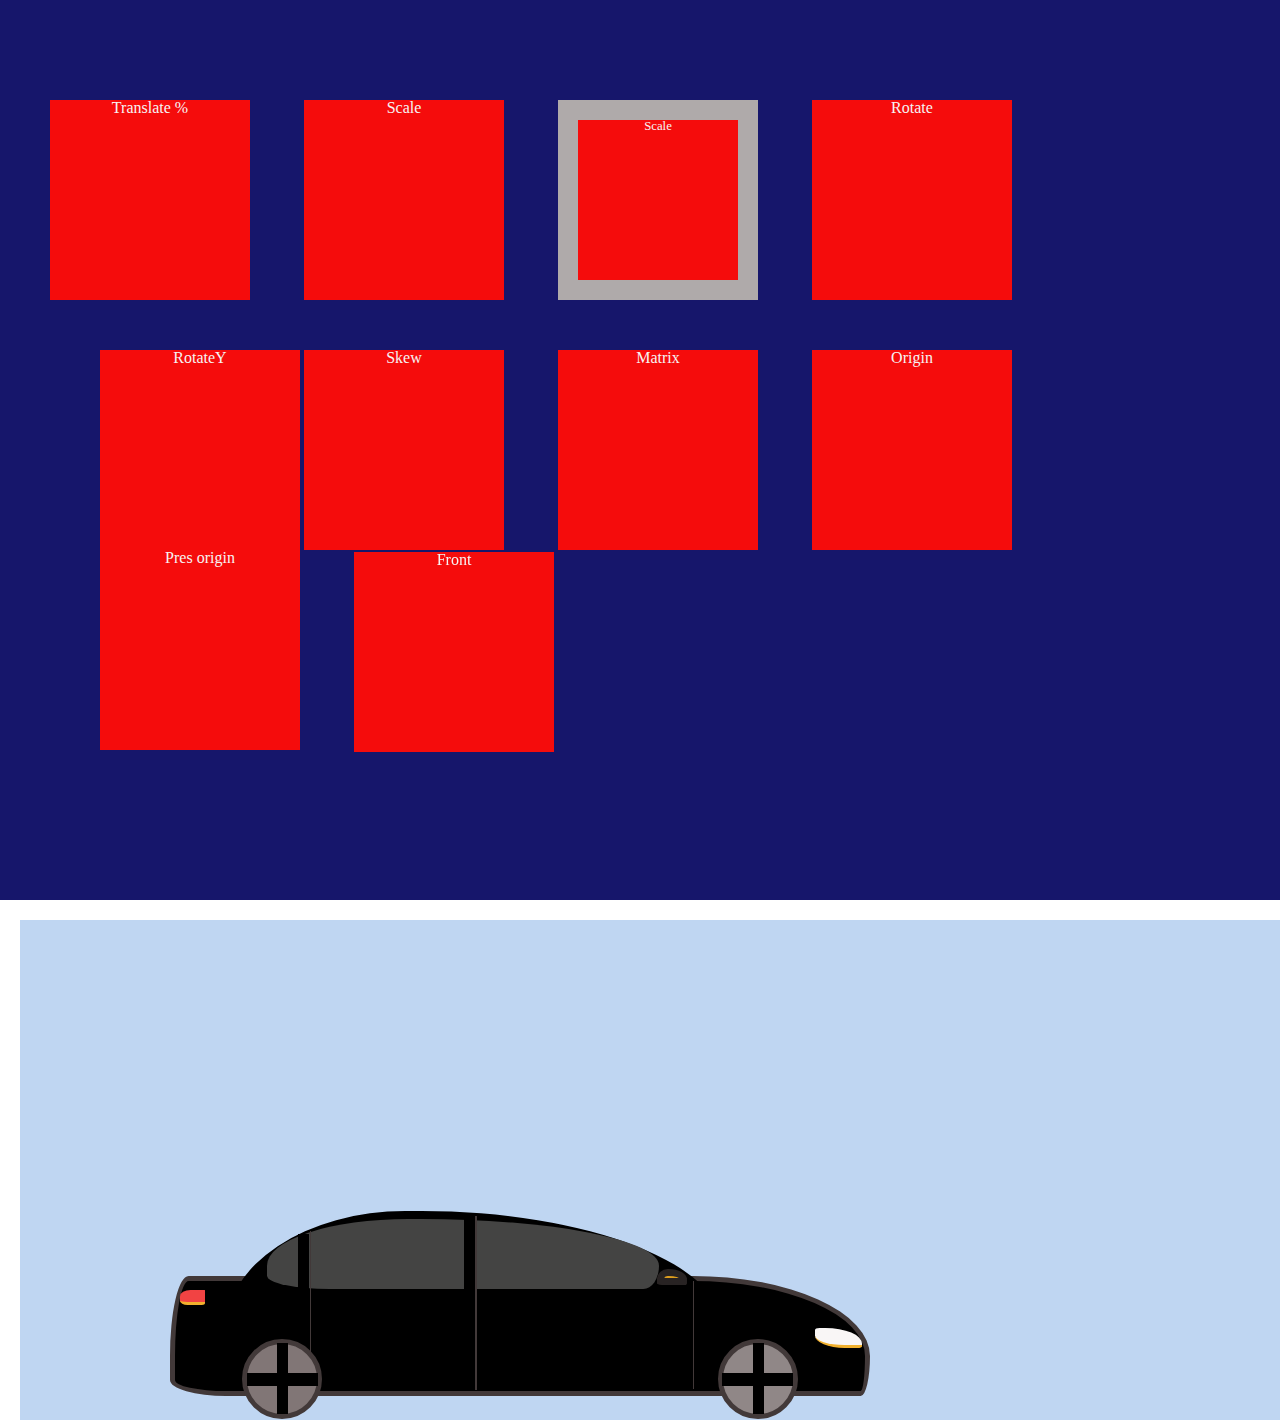
<file: lesson_13/index.html>
<!DOCTYPE html>
<html lang="en">
<head>
    <meta charset="UTF-8">
    <meta name="viewport" content="width=device-width, initial-scale=1.0">
    <link rel="stylesheet" href="css/reset.css">
    <link rel="stylesheet" href="css/style.css">
    <title>leson_13</title>
</head>
<body>
    <section class="wrapper">
        <div class="translate">
            <div class="item_translate">Translate %</div>
        </div>
        <div class="scale">
            <div class="item_scale">Scale</div>
        </div>
        <div class="scales">
            <div class="item_scales">Scale</div>
        </div>
        <div class="rotate">
            <div class="item_rotate">Rotate</div>
        </div>
        <div class="rotateY">
            <div class="item_rotateY">RotateY</div>
        </div>
        <div class="skew">
            <div class="item_skew">Skew</div>
        </div>
        <div class="matrix">
            <div class="item_matrix">Matrix</div>
        </div>
        <div class="origin">
            <div class="item_origin">Origin</div>
        </div>
        <div class="origins">
            <div class="item_origins">Pres origin</div>
        </div>   
        <div class="flip">
            <div class="styles">
                <div class="item_perspectiv-b">Back</div>
                <div class="item_perspectiv-f">Front</div>
            </div>
        </div>
        

    </section>
    <section class="wrapper_auto">
        <div class="wrapper_auto-form">
            <div class="wrapper_auto-form-auto"></div>
            <div class="windov-front"></div>
            <div class="windov-dor"></div>
            <div class="windov-dor-front"></div>
            <div class="windov-dor-back"></div>
            <div class="windov-back"></div> 
            <div class="deteil-back"></div>
            <div class="deteil-front"></div> 
            <div class="deteil-sidemirror"></div>  
            <div class="deteil-wheel"></div>
            <div class="deteil-wheel-front"></div>
            <div class="deteil-wheel-front-decor-liner"></div> 
            <div class="deteil-wheel-deco-liner"></div>
            <div class="deteil-wheel-front-decor"></div>
            <div class="deteil-wheel-decor"></div>
            <div class="deteil-wheel-decor-sadov"></div>
            <div class="deteil-wheel-decor-sadov-front"></div>

        </div>
    </section>
    

</body>
</html>
</file>
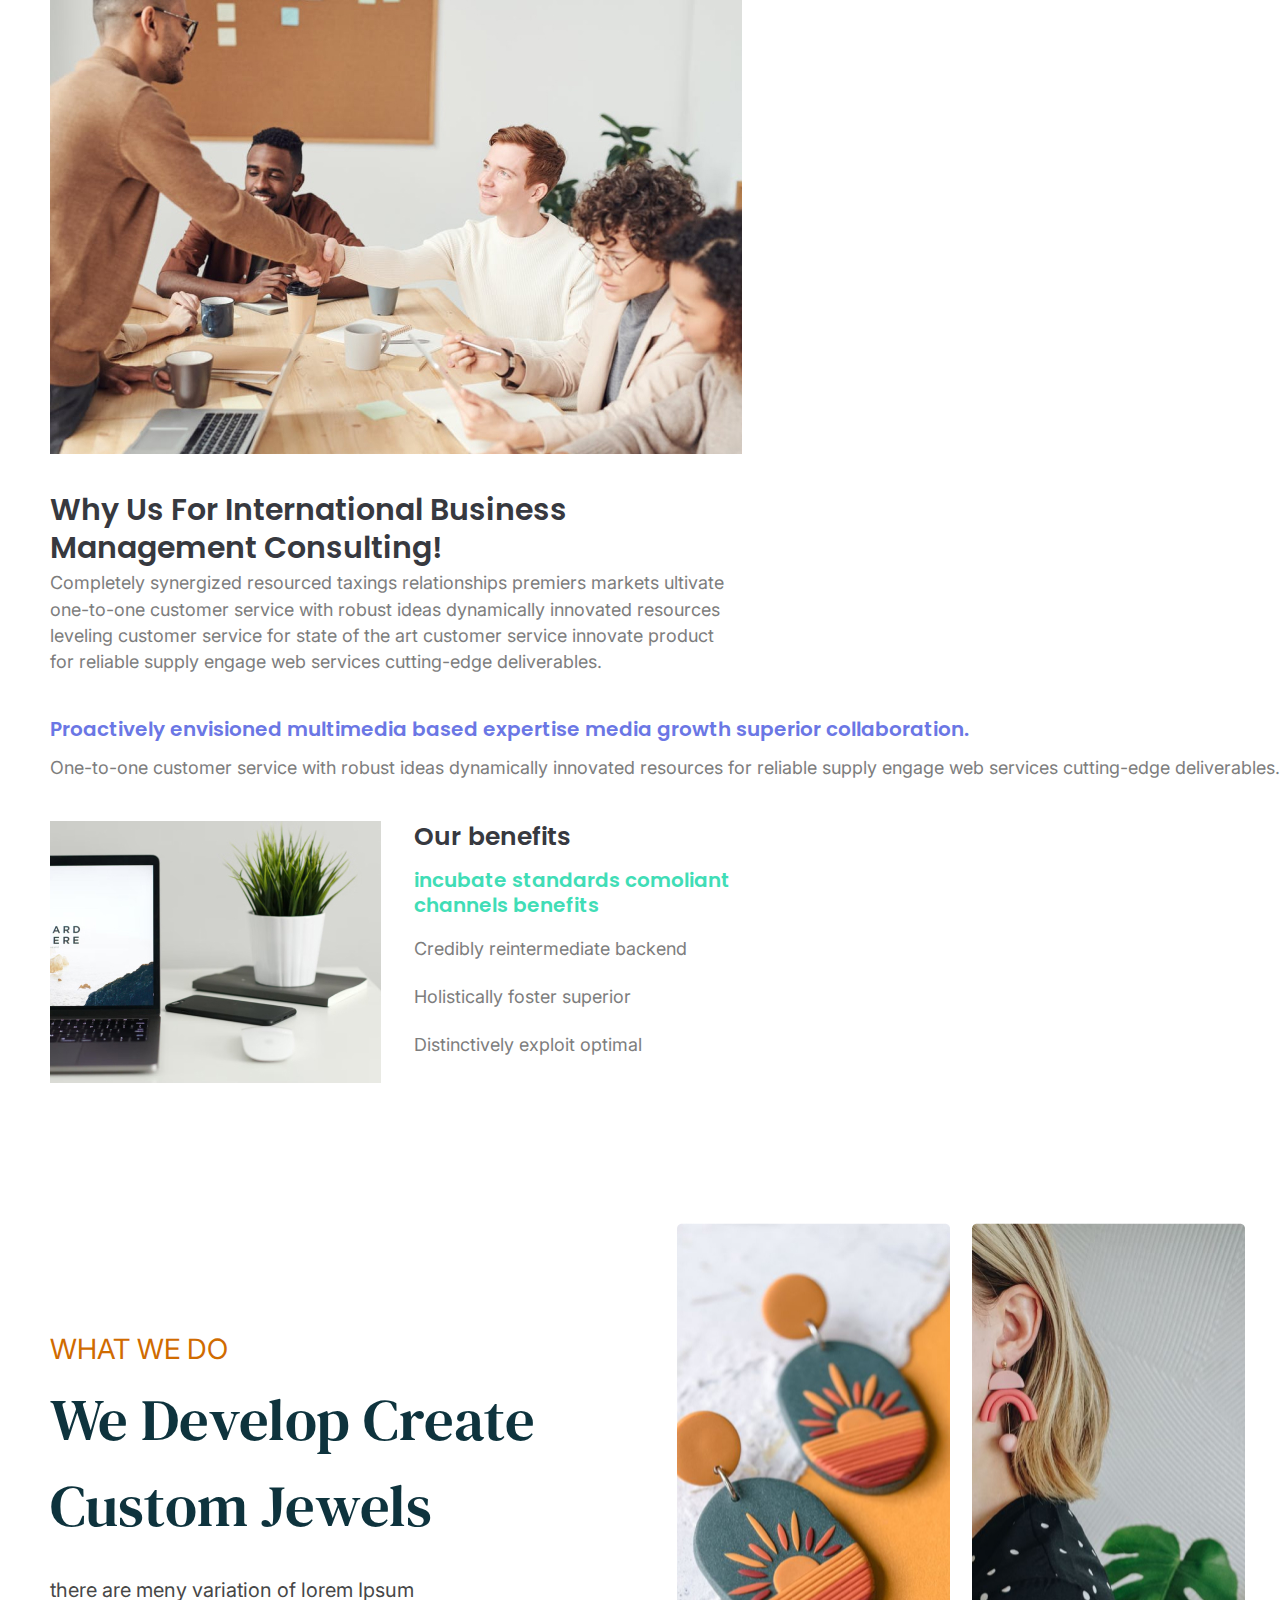
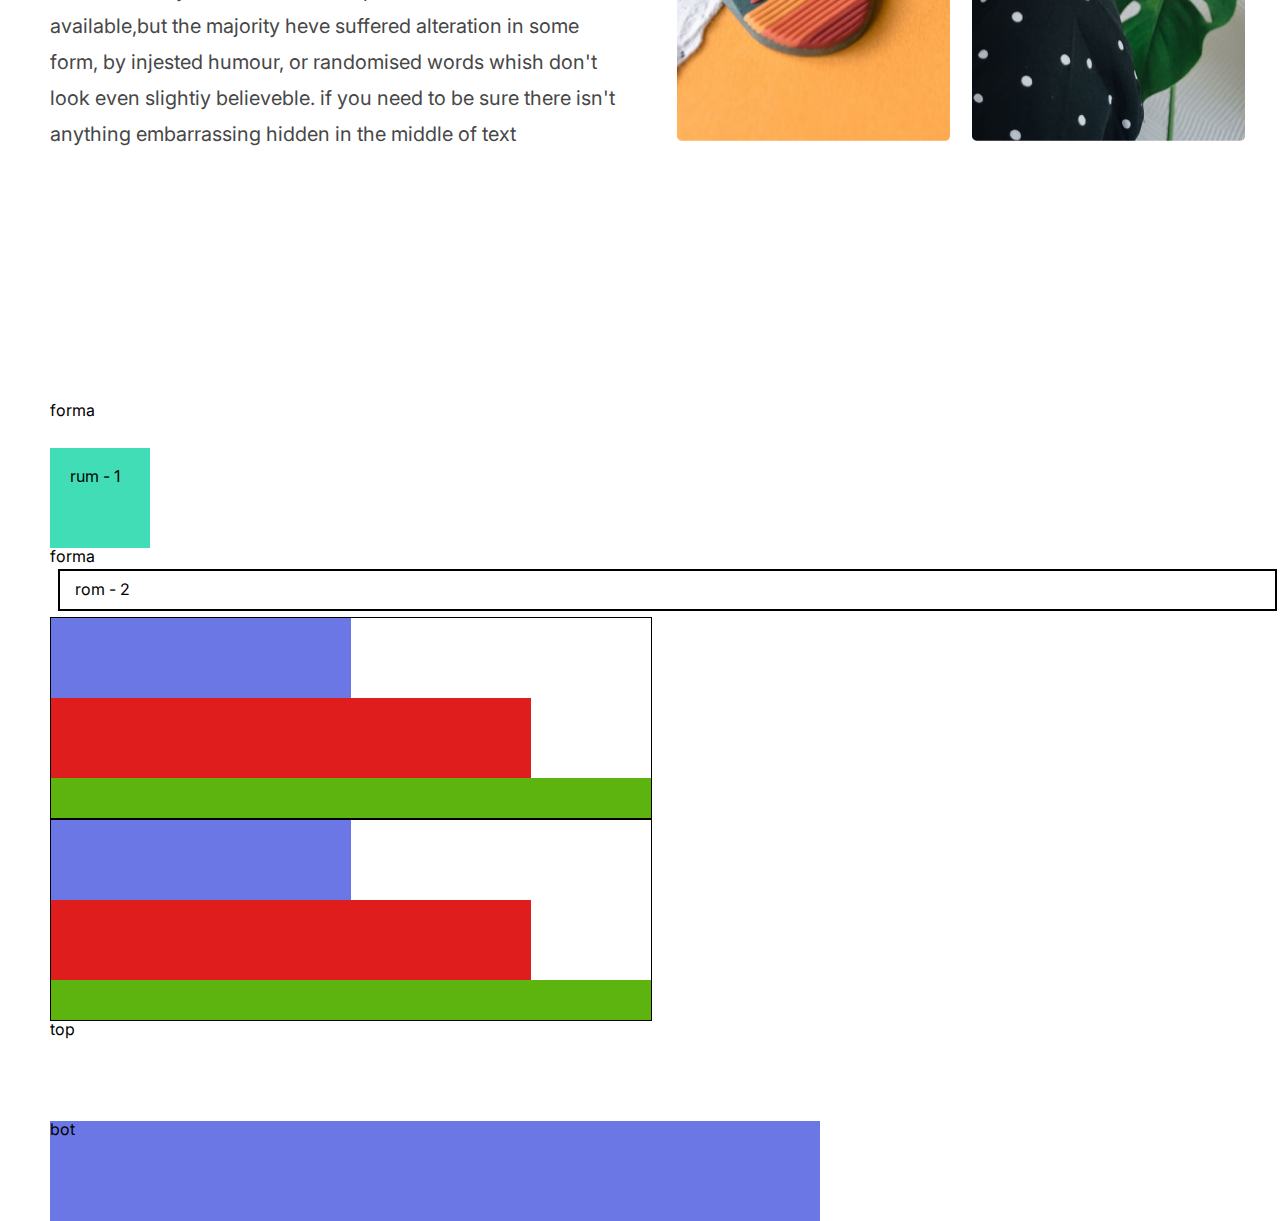
<file: lessons_6/index.html>
<!DOCTYPE html>
<html lang="en">
<head>
   <meta charset="UTF-8">
   <meta name="viewport" content="width=device-width, initial-scale=1.0">
   <title>lesons 6</title>
   <link rel="stylesheet" href="css/style.css">
</head>
<body>
<header>

</header>
<main>
    <img class="foto-1" src="img/1.jpg" alt="1">
    
    <div class="block-1">
      <h1 class="title">Why Us For International Business <br> Management Consulting!</h1>
    
      <p class="text-1">Completely synergized resourced taxings relationships premiers markets ultivate one-to-one customer service with robust ideas dynamically innovated resources leveling customer service for state of the art  customer service innovate product  for reliable supply engage web services cutting-edge deliverables.</p>
       
      <h2 class="title-2">Proactively envisioned multimedia based expertise media growth  superior collaboration.</h2>

      <p class="text-2">One-to-one customer service with robust ideas dynamically innovated resources for reliable supply engage web services cutting-edge deliverables.</p>
   
   </div>

   <img class="img3" src="img/Photo.jpg" alt="Photo">

   <div class="block-4">
      <h2 class="title-5">Our benefits</h2>
      <h2 class="title-6">incubate standards comoliant <br> channels benefits</h2>
      <p class="vod">Credibly reintermediate backend</p>
      <p class="vod-2">Holistically foster superior</p>
      <p class="vod-3">Distinctively exploit optimal</p>

   </div>

   <div class="block-2">
      <div class="block-text">
         <p class="title-3">what we do</p>
         <p class="title-4">we develop create <br> custom jewels </p>
         <p class="text-3">there are meny variation of lorem Ipsum <br>available,but the majority heve suffered alteration
         in some <br> form, by injested humour, or randomised words whish don't <br>look even slightiy believeble.
         if you need to be sure there isn't <br> anything embarrassing hidden in the middle of text

       </p>
      </div>
      <div class="img">
         <img class="img1" src="img/43.jpg" alt="22">
         <img class="img2" src="img/45.jpg" alt="23">
      </div>
   </div>

   <div class="test-1">rew</div>
   <p>forma</p>

   <div class="test-2">rum - 1</div>
   <p>forma</p>

   <div class="test-3">rom - 2</div>
  
   <div class="test-4">
      <div class="test-4-1"></div>
      <div class="test-4-2"></div>
      <div class="test-4-3"></div>
   </div>

   <div class="test1-4 test-4" >
      <div class="test-4-1"></div>
      <div class="test-4-2"></div>
      <div class="test-4-3"></div>
   </div>

   <div class="test-5">top</div>
   <div class="test-6">bot</div>

</main>
<footer></footer>
</body>
</html>
</file>
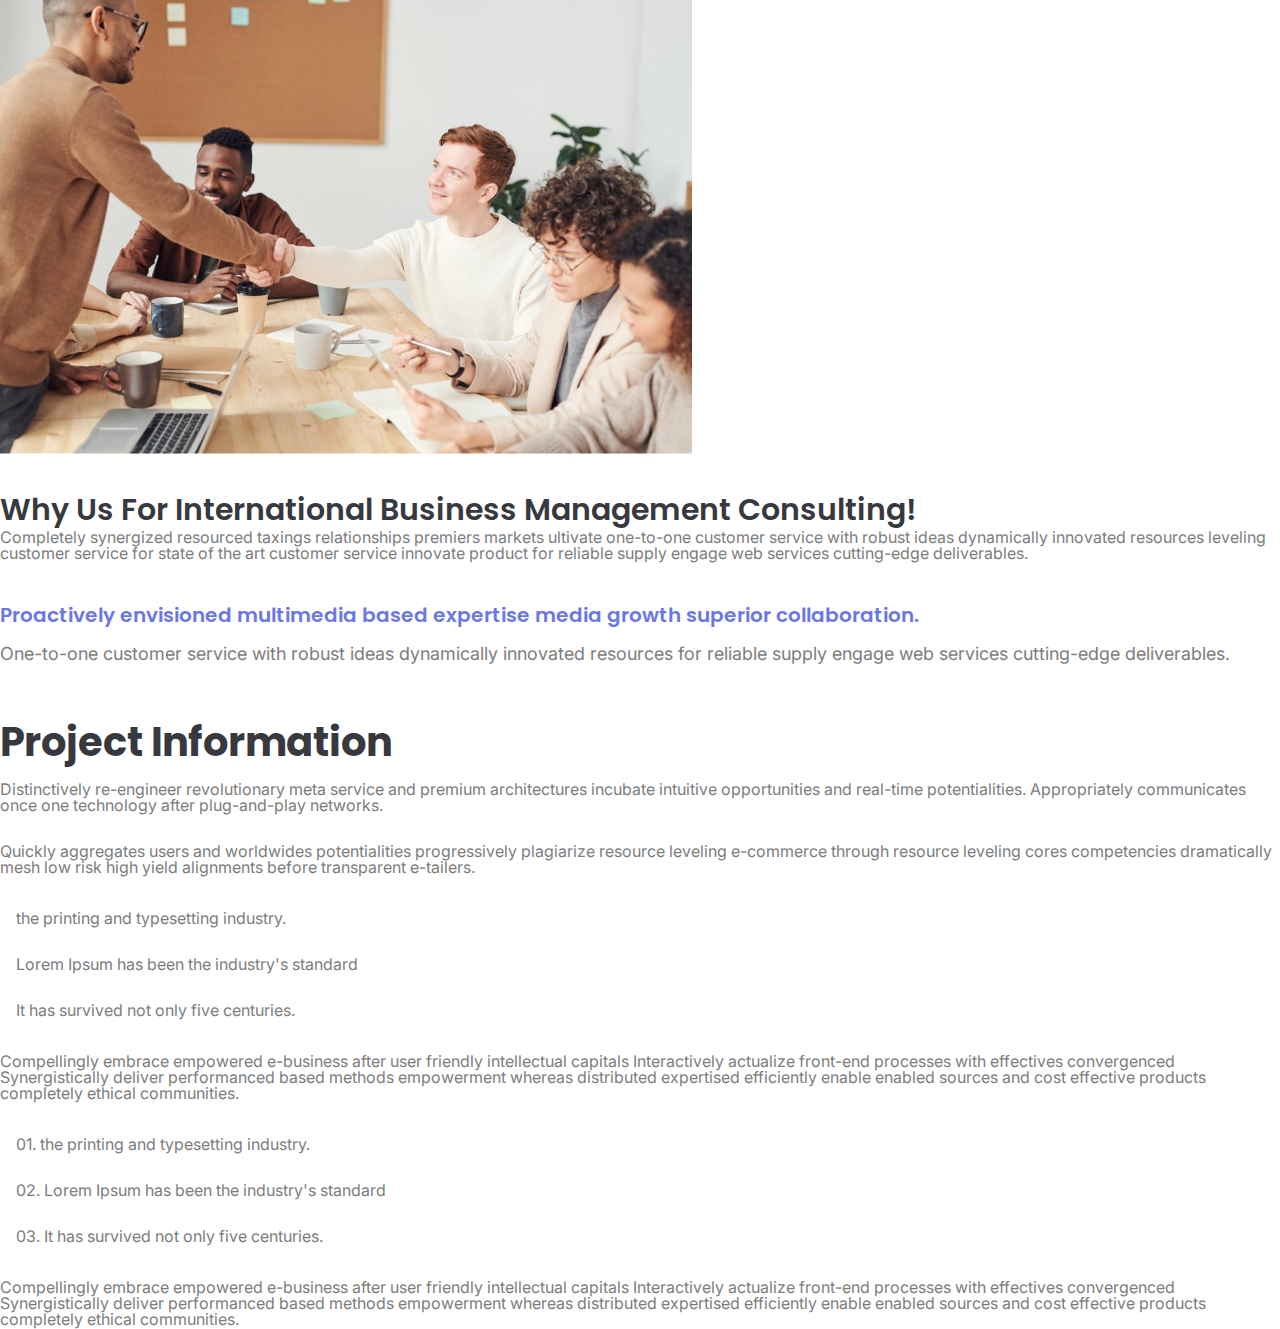
<file: homework_5_1/index-1.html>
<!DOCTYPE html>
<html lang="en">
<head>
   <meta charset="UTF-8">
   <meta name="viewport" content="width=device-width, initial-scale=1.0">
   <title>lesons 5</title>
   <link rel="stylesheet" href="css/style-1.css">
</head>
<body>

   <header>
      <img src="img/Image.png" alt="img">
   </header>

   <main class="main">
      <h1 class="title">Why Us For International Business  Management Consulting!</h1>
      <p class="tex1 text-color-dark-gray">Completely synergized resourced taxings relationships premiers markets ultivate one-to-one customer service with robust ideas dynamically innovated resources leveling customer service for state of the art  customer service innovate product  for reliable supply engage web services cutting-edge deliverables.</p>
        
      <h2 class="text2">
         Proactively envisioned multimedia based expertise media growth  superior collaboration.
      </h2>

      <p class="text3 mt12 text-color-dark-gray" >
         One-to-one customer service with robust ideas dynamically innovated resources for reliable supply engage web services cutting-edge deliverables.
      </p>

      <div>
         <h2 class="title2">Project Information</h2>

            <p class="mt13 text-color-dark-gray">Distinctively re-engineer revolutionary meta service  and premium architectures incubate intuitive opportunities and real-time potentialities. Appropriately communicates once one technology after plug-and-play networks.</p>

            <p class="mt30 text-color-dark-gray">Quickly aggregates users and worldwides potentialities progressively  plagiarize resource leveling e-commerce through resource leveling cores competencies dramatically mesh low risk high yield alignments before transparent e-tailers.</p>
            
            <ul class="mt35 text-color-dark-gray">
               <li>the printing and typesetting industry.</li>
               <li class="mt30">Lorem Ipsum has been the industry's standard</li>
               <li class="mt30">It has survived not only five centuries.</li>
            </ul>

           <p class="mt35 text-color-dark-gray">Compellingly embrace empowered e-business after user friendly intellectual capitals Interactively actualize front-end processes with effectives convergenced Synergistically deliver performanced based methods empowerment whereas distributed expertised efficiently enable enabled sources and cost effective products completely ethical communities.</p> 
            
           <ol class="mt35 text-color-dark-gray">
            <li>01. the printing and typesetting industry.</li>
            <li class="mt30">02. Lorem Ipsum has been the industry's standard </li>
            <li class="mt30">03. It has survived not only five centuries.</li>
           </ol>

           <p class="mt35 text-color-dark-gray">Compellingly embrace empowered e-business after user friendly intellectual capitals Interactively actualize front-end processes with effectives convergenced Synergistically deliver performanced based methods empowerment whereas distributed expertised efficiently enable enabled sources and cost effective products completely ethical communities.</p>

      </div>

   
   
   
   </main>

   <footer>

   </footer> 

</body>
</html>
</file>
<file: lesson_10/css/style.css>
@import url('https://fonts.googleapis.com/css2?family=Alumni+Sans+Inline+One:ital@1&family=Cormorant+Infant:wght@700&display=swap');



.icon_vector {
    background-color: rgb(135, 110, 247);
}
h1  {
    font-family: 'Alumni Sans Inline One', sans-serif;
    font-size: 50px;
    text-align: center;
    margin-bottom: 30px;
    text-transform: capitalize;
    text-decoration: underline;
}
.icon_vector img {
margin-right: 10px;
}
.content_foto {
    font-family: 'Alumni Sans Inline One', sans-serif;
    font-size: 50px;
    text-align: center;
    margin-bottom: 30px;
    text-transform: capitalize;
    text-decoration: underline; 
}
.imege1 {
    margin-right: 30px;
}
.imege2 {
    margin-bottom: 30px;
}
</file>
<file: lesson_11/css/style.css>
body {
    padding: 50px;
}
</file>
<file: lesson_12/css/style.css>
@import url('https://fonts.googleapis.com/css2?family=Inter:wght@400;600&display=swap');




.wrapper {
    min-height: 100%;
}
.title {  
    color: rgb(236, 26, 26);
    font-family: 'Inter',sans-serif;
    text-align:center;
    font-size: 44PX;
    font-style: oblique;
    position: relative;
    top: 20px;
    left: 20px;
    font-weight: 600;
 
}
.title:hover {
    text-decoration:underline;
    text-shadow: 2px 2px 1px  rgb(236, 26, 26);;
}

.header {
    background-color: rgb(247, 244, 244);
    position: fixed;
    z-index: 100;
    top: 0;
    left: 0;
    width: 100%;
    -webkit-box-shadow: 0px 6px 14px -2px rgba(148,142,148,1);
    -moz-box-shadow: 0px 6px 14px -2px rgba(148,142,148,1);
    box-shadow: 0px 6px 14px -2px rgba(148,142,148,1);

}

.menu {
    text-align: center;
   
 
    
}
.menu__item {
    display: inline-block;
    color: #090a09;
    margin-left: 60px;
    font-family: 'Inter',sans-serif;
    font-size: 24px;
    position: relative;
   
}
.menu__item:hover .menu__link {

    text-decoration:underline ;
    
} 
.menu__link {
    
    padding: 15px 15px;
    display: inline-block;
}
.menu__list > a {
    display: block;
    text-align: left;

}
.menu__list > a:hover {
    text-decoration: underline;
}
.menu__item > .menu__list {
    display: none;
    position: absolute;
    width:max-content;
    background-color: rgb(63, 150, 177);
    transform: translateY(100%);
    bottom:0;
    padding: 10px;
}
.menu__list>*:not(:last-child) {
    margin-bottom: 5px;
}

.menu__item:hover> .menu__list {
    display: block;
}

.menu__link_color {
    display: inline-block;
}

.main {
    margin-top: 206px;
}

.main__content {
    height: 700px;
    position: relative;
}

.main__img {
    position: absolute;
    top: 0;
    left: 0;
    width: 100%;
    height: 100%;
}

.main__block {
    position: absolute;
    width: 30%;
    min-width: 500px;
    background-color: rgb(248, 246, 243);
    left: 30px;
    top: 50%;
    transform: translateY(-50%);
    border-radius: 20px;
    padding: 25px;
}
.main__block>*:nth-child(1){
    font-size: 50px;
}
.main__block>*:nth-child(2){
    font-size: 20px;
    margin-top: 50px;
}
.main__block>*:nth-child(3){
    display: inline-block;
    font-size: 23px;
    margin-top: 50px;
    padding: 5px 10px;
    background-color: rgb(231, 228, 37);
    border-radius: 5px;
}

.figma__content {
   text-align: center; 
   margin-top: 50px;
}

.figma__card {
    height:532px;
    width: 386px;
    position: relative;

}
.figma__card>img {
    position: absolute;
    height: 100%;
    width: 100%;
    top: 0;
    left: 0;    
}
.figma__card-info{
    height: 114px;
    width: 340px;
    position: absolute;
    bottom: 22px;
    left: 23px;
    background: #fff;
    z-index: 10;
}
.figma__card-info p {
    width: 100%;
    text-align: center;
    
}

.figma__card-info>*:nth-child(1) {
    margin-top: 24px;
    font-weight: 600;
    font-size: 25px;
    color: #37393F;
}
.figma__card-info>*:nth-child(2) {
    margin-top: 2px;
    color: #7D7D7D;
    font-size: 18px;
    line-height: 24.33px;
}
.figma__card-hov {
    opacity: 0;
    position: absolute;
    top: 0;
    left: 0;
    width: 100%;
    height: 100%;
    background-color: rgba(107, 119, 229, 0.7);
    transition: .2s linear;
}
.figma__card-hov div {
    position: absolute;
    top: 50%;
    transform:translateY(-50%);
    left: 50%;
    transform:translateX(-50%);

}
.figma__card-hov div>*:nth-child(2) {
    margin-left: 13px;
    margin-right: 13px;
}
.figma__card:hover .figma__card-hov {
    opacity: 1;
}

.figma__card {
    display: inline-block;
    margin-right: 30px;
    margin-bottom: 30px;
    
}
.practice{
    border: 3px solid #090a09;
    max-width: 800px;
    margin: 0 auto;
   
}
.block{
   font-size: 35px;
   text-align: center;
   background-color: rgb(255, 179, 0);
   position: sticky;
   top: 206px;
   display: block;
   
}
.block_2{
    font-size: 35px;
    text-align: center;
    background-color: rgb(243, 65, 25);
    position: sticky;
    top: 206px;

 }
.block_3{
    font-size: 35px;
    text-align: center;
    background-color: rgb(56, 43, 242);
    position: sticky;
    top: 206px;
 }
</file>
<file: lesson_13/css/style.css>
.wrapper {
   min-height: 100%;
	padding: 50px;
   background-color: rgb(22, 22, 107);
   color: rgb(247, 243, 243);
}

.translate {
   width: 200px;
   height: 200px;
   background-color:#afaaaa ;
   display: inline-block;
}
.item_translate {
   width: 200px;
   height: 200px;
   background-color:#f50c0c ;
   text-align: center;
}
.translate:hover .item_translate {
   transform: translate(10%, 10%); 
}

.scale {
   margin-left: 50px;
   width: 200px;
   height: 200px;
   background-color:#afaaaa ;
   display: inline-block;
}
.item_scale {
   width: 200px;
   height: 200px;
   background-color:#f50c0c ;
   text-align: center;
  
}
.item_scale:hover {
   transform: scale(0.8); 
   transition-duration: 0.5s;
}
.scales {
   margin-left: 50px;
   width: 200px;
   height: 200px;
   background-color:#afaaaa ;
   display: inline-block;
  
}
.item_scales {
   width: 200px;
   height: 200px;
   background-color:#f50c0c ;
   text-align: center;
   transform: scale(0.8);
}
.scales:hover .item_scales {
   transform: scale(-1.2);
   
}
.rotate {
   margin-top: 50px;
   width: 200px;
   height: 200px;
   background-color:#afaaaa ;
   display: inline-block;
   margin-left: 50px;
}
.item_rotate {
   width: 200px;
   height: 200px;
   background-color:#f50c0c ;
   text-align: center;
  
}
.item_rotate:hover {
   transform: rotate(-50deg);
   transition-duration: 0.5s;
}
.rotateY {
   width: 200px;
   height: 200px;
   background-color:#afaaaa ;
   display: inline-block;
   margin-left: 50px;
}
.item_rotateY {
   width: 200px;
   height: 200px;
   background-color:#f50c0c ;
   text-align: center;
   transition-duration: 0.5s;

}
.item_rotateY:hover {
   transform: rotateY(50deg);
}
.skew {
   width: 200px;
   height: 200px;
   background-color:#afaaaa ;
   margin-top: 50px;
   display: inline-block;
}
.item_skew {
   width: 200px;
   height: 200px;
   background-color:#f50c0c ;
   text-align: center;
   
}
.item_skew:hover {
   transition-duration: 0.5s;
   transform: skew(10deg, 10deg);
}
.matrix {
   margin-top: 50px;
   width: 200px;
   height: 200px;
   background-color:#afaaaa ;
   display: inline-block;
   margin-left: 50px;
}
.item_matrix {
   width: 200px;
   height: 200px; 
   background-color:#f50c0c ;
   text-align: center;
  
}
.item_matrix:hover {
   width: 50px;
   height: 50px;
   transform: matrix(4,-0.9 , -1, 4, 73, 93);
   transition-duration: 0.7s;
}
.origin {
   width: 200px;
   height: 200px;
   background-color:#afaaaa ;
   margin-left: 50px;
   display: inline-block;
}
.item_origin {
   width: 200px;
   height: 200px;
   background-color:#f50c0c ;
   text-align: center;
   transform-origin:15px 100px;
  
}
.origin:hover .item_origin {
   transform: rotate(40deg);
   transition-duration: 0.7s;
}
.origins {
   width: 200px;
   height: 200px;
   background-color:#afaaaa ;
   margin-left: 50px;
   display: inline-block;


   perspective: 500px;
	perspective-origin:center;
}
.item_origins {
   width: 200px;
   height: 200px;
   background-color:#f50c0c ;
   text-align: center; 
}
.origins:hover .item_origins {
   transition-duration: 0.7s;
   transform: rotateY(50deg);
   /* transform: rotateX(50deg); */
}
.flip {
   display: inline-block;
}
.styles {
	position: relative;
}
.item_perspectiv-f,
.item_perspectiv-b {
	position: absolute;
	width: 200px;
	height: 200px;
	left:50px;
	top:-11px;
   transition-duration: 2s;
   display: inline-block;
   text-align: center;
}
.item_perspectiv-f {
   background-color:#f50c0c ;
	transform: rotateX(0deg);
	backface-visibility: hidden;
}
.item_perspectiv-b{
   background-color:#afaaaa ;
	transform: rotateX(-180deg);
}

.styles:hover .item_perspectiv-b {
	transform: rotateX(0deg);
}
.styles:hover .item_perspectiv-f {
	transform: rotateX(180deg);
}





































.wrapper_auto {
   position: relative;
   width: 100%;
   height: 500px;
   margin: 20px;
   background-color: #bfd6f2;
}
.wrapper_auto-form {
   position: absolute;
   height: 120px;
   width: 700px;
   background-color: black;
   border-radius: 4% 38% 2% 12% / 100% 100% 50% 20% ;
   bottom: 24px;
   border: 5px solid rgb(66, 57, 57);
   left: 150px;
   box-sizing: border-box;

}
.wrapper_auto-form-auto {
   position: absolute;
   height: 180px;
   width: 500px;
   background-color: black;
   border-radius: 54% 91% 6% 24% / 100% 100% 50% 20% ;
   bottom: 0;
   overflow: hidden;
   border: 5px solid black;
   left: 50px;
   box-sizing: border-box;
   
}
.windov-front {
   height: 70px;
   width: 392px;
   background-color: rgb(68, 68, 67);
   border-radius:54% 91% 6% 24% / 100% 100% 50% 29% ;
   position: absolute;
   top: -62px;
   right: 206px;
}
.deteil-back {
   width:25px;
   height: 15px;
   background-color: rgb(241, 67, 67);
   position: absolute;
   top: 9px;
   left: 5px;
   border-radius: 42% 2% 13% 30%;
   border-bottom:3px solid rgb(241, 176, 45);
  }
.deteil-front { 
   width: 47px;
   height: 20px;
   background-color: rgb(249, 246, 246);
   position: absolute;
   top: 47px;
   right: 3px;
   border-radius: 10% 78% 10% 63%;
   border-bottom:3px solid rgb(241, 176, 45);
}
.deteil-sidemirror {

   position: absolute;
   height: 16px;
   width: 30px;
   border-radius: 54% 91% 6% 24% / 100% 100% 50% 20% ;
   right: 178px;
   top:-12px ;
   overflow: hidden;
   border: 7px solid rgb(40, 35, 35);
   background-color: rgb(222, 158, 30);
} 
.windov-dor { 
   width: 2px;
   height: 174px;
   background-color: rgb(66, 57, 57);
   position: absolute;
   top: -65px;
   right: 388px;
}
.windov-dor-front { 
   width: 1px;
   height: 108px;
   background-color: rgb(66, 57, 57);
   position: absolute;
   top: 0px;
   right: 171px;
}
.windov-dor-back { 
   width: 1px;
   height: 136px;
   background-color: rgb(66, 57, 57);
   position: absolute;
   top: -50px;
   right: 554px;
}
.deteil-wheel {
   position: absolute;
   width: 80px;
   height: 80px;
   background-color: #817676;
   bottom: -28px;
   left: 67px;
   border-radius: 50%;
   border: 5px solid rgb(66, 57, 57);
}
.deteil-wheel-front {
   position: absolute;
   width: 80px;
   height: 80px;
   background-color: #908787;
   bottom: -28px;
   right: 67px;
   border-radius: 50%;
   border: 5px solid rgb(66, 57, 57);
}
.deteil-wheel-front-decor {
   position: absolute;
   width: 11px;
   height: 71px;
   background-color: #000000;
   bottom: -23px;
   right: 101px;
}
.deteil-wheel-decor {
   position: absolute;
   width: 11px;
   height: 71px;
   background-color: #000000;
   bottom: -23px;
   left: 102px;
}
.deteil-wheel-front-decor-liner {
   position: absolute;
   width: 71px;
   height: 13px;
   background-color: #000000;
   bottom: 5px;
   right: 72px;
}
.deteil-wheel-deco-liner {
   position: absolute;
   width: 71px;
   height: 13px;
   background-color: #000000;
   bottom: 5px;
   left: 72px;
}
.deteil-wheel-decor-sadov {
   position: absolute;
   width: 11px;
   height: 56px;
   background-color: #000000;
   bottom: 101px;
   left: 123px;
}
.deteil-wheel-decor-sadov-front {
   position: absolute;
   width: 11px;
   height: 72px;
   background-color: #000000;
   bottom: 101px;
   left: 289px;
}
</file>
<file: homework_4/css/style.css>
/* Скидання стилів */
@import url("reset.css");

.text-blue {
    color: #0a43be;
} 
.paragraph {
    color: rgb(247, 51, 51);
}
header h1 {
    color: rgb(166, 34, 170);
}
header ol * {
    color: #61630f;
}
footer ol * {
    color: #0b2e79be;
}
footer h2 {
    color: #d83417;
}
#contact1 {
    color: #57ec29;
}  
#contact2 {
    color: #57ec29;
}
</file>
<file: homework_5/css/style.css>
/* Скидання стилів */
@import url("reset.css");


  @import url('https://fonts.googleapis.com/css2?family=Martian+Mono:wght@400;600;800&display=swap');

  
  @import url('https://fonts.googleapis.com/css2?family=Sedgwick+Ave+Display&display=swap');

  @font-face {
	font-family: "Montserrat";
	src: url("../fonts/Montserrat-ExtraBold.ttf") format("ttf"); 
	font-display: swap;
	font-weight: 600;
	font-style: normal;
}

@font-face {
	font-family: "Montserrat";
	src: url("../fonts/Montserrat-Regular.ttf") format("ttf"); 
	font-display: swap;
	font-weight: 400;
	font-style: normal;
}

 body  {
    font-family: 'Martian Mono', monospace;
    font-style: normal;
    line-height: 2em;
}

p, div, span, a {
    font-size: 16px;
    font-weight: 400;
}
h1 {
    font-weight: 800;
    font-size: 32px;
    text-transform: uppercase;
}
h2, h3, h4 {
    font-weight: 600;
    font-size: 24px;
    font-style: italic;
}
.title {
    text-decoration: underline;
}
.new-font {
    font-family: 'Sedgwick Ave Display', cursive;
    font-style: normal;
    font-size: 30px;
}

.img {
  text-align: center;
  width: 500px;  
}

.title {
    text-align: center;
    color: brown;
}

.title2 {
    color: rgb(17, 17, 194);
    text-align: right;
    text-decoration:underline ;
    text-shadow: 2px 2px 2px ;

} 

.vw {
    text-align: right;
    text-decoration: line-through;
    letter-spacing: 1px;
    word-spacing: 6px;
    color: #000;
}

.audi {
    text-align: left;
    text-decoration: underline;
    letter-spacing: 1px;
    word-spacing: 6px;
    color: #cc1313;
}

.division {
    text-align: center;
    text-decoration: line-through;
    letter-spacing: 1px;
    word-spacing: 6px;
    color: #31d82b;
}


.seat {
    text-align: right;
    text-decoration: underline;
    letter-spacing: 1px;
    word-spacing: 6px;
    color: #50be39;
}


.skoda {
    text-align: left;
    text-decoration: line-through;
    letter-spacing: 1px;
    word-spacing: 6px;
    color:  #92060671;
}

.bentley {
    text-align: center;
    text-decoration: overline;
    letter-spacing: 1px;
    word-spacing: 6px;
    color: #92060671;
}

.bugatti {
    text-align: left;
    text-decoration: line-through;
    letter-spacing: 1px;
    word-spacing: 6px;
    color: #1b93a8;
}

.lamborghini {
    text-align: center;
    text-decoration: overline;
    letter-spacing: 1px;
    word-spacing: 6px;
    color: #1b93a8;
}

.scania {
    text-align: left;
    text-decoration: line-through;
    letter-spacing: 1px;
    word-spacing: 6px;
    color: #1b93a8;
}

.man {
    text-align: center;
    text-decoration: overline;
    letter-spacing: 1px;
    word-spacing: 6px;
    color: #92060671;
}

.porsche {
    text-align: left;
    text-decoration: line-through;
    letter-spacing: 1px;
    word-spacing: 6px;
    color: #71df31;
}

.ducati {
    text-align: center;
    text-decoration: overline;
    letter-spacing: 1px;
    word-spacing: 6px;
    color: #2237b3;
}

.group {
    text-align: left;
    text-decoration: line-through;
    letter-spacing: 1px;
    word-spacing: 6px;
    color: #edf04b;
}

.moskvich {
    text-align:center ;
    text-decoration: overline;
    letter-spacing: 1px;
    word-spacing: 6px;
    color: #009600;
    font-family: 'Montserrat',sans-serif ;
}

.title3 {
    color: #941814;
    text-align: center;
    text-decoration:underline ;
    text-shadow: 2px 2px 2px ; 
}
.text {
    text-align: center;
    text-shadow: 1px 1px 1px #000;
    text-decoration: overline;
    
}
</file>
<file: homework_5_1/css/style.css>
/* Скидання стилів */
@import url("reset.css");


  @import url('https://fonts.googleapis.com/css2?family=Martian+Mono:wght@400;600;800&display=swap');

  
  @import url('https://fonts.googleapis.com/css2?family=Sedgwick+Ave+Display&display=swap');

  @font-face {
	font-family: "Montserrat";
	src: url("../fonts/Montserrat-ExtraBold.woff2") format("woff2"); 
	font-display: swap;
	font-weight: 800;
}

@font-face {
	font-family: "Montserrat";
	src: url("../fonts/Montserrat-Regular.woff2") format("woff2"); 
	font-display: swap;
	font-weight: 400;
}

@font-face {
	font-family: "Montserrat";
	src: url("../fonts/Montserrat-ExtraBold.woff") format("woff"); 
	font-display: swap;
	font-weight: 800;
}

@font-face {
	font-family: "Montserrat";
	src: url("../fonts/Montserrat-Regular.woff") format("woff"); 
	font-display: swap;
	font-weight: 400;
}

 body  {
    font-family: 'Martian Mono', monospace;
  
    line-height: 150%;
}

p, div, span, a {
    font-size: 16px;
    font-weight: 400;
}
h1 {
    font-weight: 800;
    font-size: 32px;
    text-transform: uppercase;
}
h2, h3, h4 {
    font-weight: 600;
    font-size: 24px;
    font-style: italic;
}
.title {
    text-decoration: underline;
}
.new-font {
    font-family: 'Sedgwick Ave Display', cursive;
    font-size: 30px;
}

.img {
  text-align: center;
  width: 500px;  
}

.title {
    text-align: center;
    color: brown;
}

.title2 {
    color: rgb(17, 17, 194);
    text-align: right;
    text-decoration:underline ;
    text-shadow: 2px 2px 2px ;

} 

.vw {
    text-align: right;
    text-decoration: line-through;
    letter-spacing: 1px;
    word-spacing: 6px;
    color: #000;
}

.audi {
    text-decoration: underline;
    letter-spacing: 1px;
    word-spacing: 6px;
    color: #cc1313;
}

.division {
    text-align: center;
    text-decoration: line-through;
    letter-spacing: 1px;
    word-spacing: 6px;
    color: #31d82b;
}


.seat {
    text-align: right;
    text-decoration: underline;
    letter-spacing: 1px;
    word-spacing: 6px;
    color: #50be39;
}


.skoda {
    text-decoration: line-through;
    letter-spacing: 1px;
    word-spacing: 6px;
    color:  #920606;
}

.bentley {
    text-align: center;
    text-decoration: overline;
    letter-spacing: 1px;
    word-spacing: 6px;
    color: #920606;
}

.bugatti {
    text-decoration: line-through;
    letter-spacing: 1px;
    word-spacing: 6px;
    color: #1b93a8;
}

.lamborghini {
    text-align: center;
    text-decoration: overline;
    letter-spacing: 1px;
    word-spacing: 6px;
    color: #1b93a8;
}

.scania {
    text-decoration: line-through;
    letter-spacing: 1px;
    word-spacing: 6px;
    color: #1b93a8;
}

.man {
    text-align: center;
    text-decoration: overline;
    letter-spacing: 1px;
    word-spacing: 6px;
    color: rgb(187, 0, 0);
}

.porsche {
    text-decoration: line-through;
    letter-spacing: 1px;
    word-spacing: 6px;
    color: #71df31;
}

.ducati {
    text-align: center;
    text-decoration: overline;
    letter-spacing: 1px;
    word-spacing: 6px;
    color: #2237b3;
}

.group {
   
    text-decoration: line-through;
    letter-spacing: 1px;
    word-spacing: 6px;
    color: #edf04b;
}

.moskvich {
    text-align:center ;
    text-decoration: overline;
    letter-spacing: 1px;
    word-spacing: 6px;
    color: #009600;
    font-family: 'Montserrat',sans-serif ;
}

.title3 {
    color: #941814;
    text-align: center;
    text-decoration:underline ;
    text-shadow: 2px 2px 2px ; 
}
.text {
    text-align: center;
    text-shadow: 1px 1px 1px #000;
    text-decoration: overline;
    
}
</file>
<file: lesons_9/css/style.css>
/* Скидання стилів */
@import url("reset.css");


@import url('https://fonts.googleapis.com/css2?family=Inter:wght@400;500;600&display=swap');
@import url('https://fonts.googleapis.com/css2?family=Poppins:wght@400;600;700&display=swap');
@import url('https://fonts.googleapis.com/css2?family=Cormorant+Infant:wght@700&display=swap');
.consulting ,
.business-plan
{
	color: #7D7D7D;
	font-size: 18px;
	font-family: "Inter";
	font-weight: 400;
	line-height: 26.31px;
	padding: 50px 50px;
	width: 792px;
}
.consulting h2:first-of-type  {
	margin-bottom: 10px;

}

.consulting>*:nth-child(2) {
	margin-bottom: 42px;
}
.consulting>h2:nth-of-type(2){
	margin-bottom: 5px;
}

.consulting-title ,
.benefits {

	color: #37393F;
	font-size: 30px;
	font-family: "Poppins";
	font-weight: 600;
	line-height: 38.10px;
	
	
}
.consulting-text {
	margin-bottom: 40px;
}
.consulting-text-blu {
	color: #6B77E5;
	font-size: 20px;
	font-family: "Poppins";
	font-weight: 600;
	line-height: 25.40px;
	margin-bottom: 12px;
}
.consulting-text-gren {
	color: #40DDB6;
	font-size: 20px;
	font-family: "Poppins";
	font-weight: 600;
	line-height: 25.40px;
	margin-bottom: 20px;
}
.our-benefits >*:first-child {
	margin-bottom: 15px;
}
.our-benefits {
	display:inline-block;
	width: 362px;
	padding-left: 30px;

}
.imege {
	width: 323px;
	height: 265px;
}
.choice li {
	padding-left: 35px;
	background-image: url("../img/vector.svg");
	background-size:27px 27px;
	background-position: 0 0;
	background-repeat: no-repeat;
	margin-bottom: 50px;
}
.choice >*:not(:last-child) {
	margin-bottom: 30px;

}



.link {
	background: rgb(5, 5, 109);
	color: white;
	display: inline-block;
	padding: 30px 40px;
	border-radius:25% 10% ;
}
.link:hover {
	background:rgb(64, 0, 212); 
	border-radius: 30% ;
}
.business-plan {
	width: 775px;
}
.business-title {
	padding-left: 20px;
	background-image: url(../img/5.svg);
	background-size: 12px 12px;
	background-repeat: no-repeat;
	background-position: 0 ;
	margin-bottom: 16px;

}
.plan-business {
	color: #37393F;
	font-size: 40px;
	font-family: "Poppins";
	font-weight: 700;
	line-height: 48.40px;
	width: 414px;
}
.our_v ,
.our_m {
	padding-left: 35px;
	background-image: url("../img/vector.svg");
	background-size:27px 27px;
	background-position: 0 0;
	background-repeat: no-repeat;
	width: 100%;
}
.our {
	border: 4px solid grey;
	padding: 28px 40px;
	width: 100%;

}
.our:hover {
	border-color:green;
}
.our:active {
	border-color:red;
}
.choice-our {
	color: #37393F;
	font-size: 20px;
	font-family: "Poppins";
	font-weight: 600;
	width: 105px;
	margin-bottom: 12px;
}
.wrap-our>*:nth-child(odd) {
margin-bottom: 31px;
}
.business-plan>*:nth-child(4) {
	margin-bottom:48px;
}
.business-plan>*:nth-child(3) {
	margin-bottom:10px;
}
.business-plan>*:nth-child(2) {
	margin-bottom:16px;
}
.business-plan a:last-of-type {
	margin-top: 48px;
}
.block-info {
	display: inline-block;
	width: 386px;
	background-color: #F4F4F4;
	height: 300px;
	padding: 57px 43px;
	text-align: center;
	
	
}
.block-info:nth-child(1)::before {
	background-image: url('../img/icon1.svg');
	background-repeat: no-repeat;

}
.block-info:nth-child(2)::before  {
	background-image: url('../img/icon2.svg');
	background-repeat: no-repeat;

}
.block-info:nth-child(3)::before  {
	background-image: url('../img/icon3.svg');
	background-repeat: no-repeat;

}
.block-info:not(:last-child) {
	margin-right: 27px;
}

.block-info::before {
	content: '';
	width: 72px;
	height: 72px;
	display: block;
	margin: 0 auto;
    margin-top: -97px;
    margin-bottom: 22px;
	
	

}
.work span {
	padding-left: 20px;
	background-image: url(../img/5.svg);
	background-size: 12px 12px;
	background-repeat: no-repeat;
	margin-bottom: 16px;
	background-position: 0;
}


.info-title {
	color: #37393F;
	font-size: 25px;
	font-family: "Poppins";
	font-weight: 600;
	line-height: 31.75px;
	margin-bottom: 16px;
}
.info-text {
	color: #7D7D7D;
	font-size: 18px;
	font-family: "Inter";
	font-weight: 400;
	line-height: 26.31px;
	/* text-align: center; */
	margin-bottom: 37px;
}
.work {
	color: #37393F;
	font-size: 18px;
	font-family: "Inter";
	font-weight: 500;
	margin-bottom: 16px;
	
}
.we-work {
	color: #37393F;
	font-size: 40px;
	font-family: "Poppins";
	font-weight: 700;
	line-height: 48.40px;
}
.position {
	margin: 77px 0;
} 
.position>* {
	width: 100%;
	text-align: center;
}
span {
	color: #6B77E5;
	font-size: 18px;
	font-family: "Inter";
	font-weight: 600;
	text-transform: capitalize;
	/* padding-left: 95px; */
}
span:hover {
	
	text-decoration:underline;
}
.wrap-blocks {
	width: 1220px;
	margin: 0 auto ;
	height:337px ;
}







.develope {
	margin-top: 160px;
	text-align: center;
	font-family: "Cormorant Infant";
	font-weight: 700;
}

.develope-content {
	width: 1214px;
	display: inline-block;
}
.develope-content p {
	text-align: left;
}
.develope-content-text,
.develope-content-img1,
.develope-content-img2 {
	display: inline-block;
	vertical-align: top;
}
.develope-content-text {
	width: 488px;
	line-height: 69px;
	font-size: 60px;
	
}
.develope-content-text::after {
	content: "";
    background-color: #78473b;
    width: 60%;
    height: 3px;
    display: block;
    margin-top: 15px;
}
.develope-content-img1,
.develope-content-img2 {
	width: 344px;
}
.develope-content-img1 {
	margin-right: 30px;
}
.develope-content-img1,
.develope-content-img2 {
	width: 334px;
}
.develope-content-img1>*:nth-last-child(1),
.develope-content-img1>*:nth-last-child(2),
.develope-content-img2>*:nth-last-child(1),
.develope-content-img2>*:nth-last-child(2) {
	line-height: 33.60px;
	font-size: 24px;
}
.develope-content-img1:hover p,
.develope-content-img2:hover p {
	text-decoration: underline;
}
.number {
	line-height: 51.98px;
	font-size: 46px;

}
.wrap-img {
	width: 334px;
	height: 381px;
	border: 1px black solid;
	margin-bottom:43px ;
 }	
 .wrap-img img {
	margin: 10px 9px;

 }


.game-sneak {
	text-align: center;
	background-color: #37393F;
}

 .game-content {
	width: 1200px;
	display: inline-block;

 }
 .game-content *:not(.line0){
	background-color: #40DDB6;
	visibility: hidden;
 }
 .line0 {
	font-size: 30px;
	color: aquamarine;
	width: max-content;
 }
 
 .line1 {
	width: 50px;
	height: 100px;
	
 }
 .line2 {
	width: 500px;
	height: 50px;
 }
 .line3 {
	margin-left: 450px;
	width: 50px;
	height: 200px;
 }
 .line4 {
	height: 50px;
	width: 500px;
	margin-left: 450px;
 }
 .line5 {
	width: 50px;
	height: 300px;
	margin-left: 900px;
 }
 .line6 {
	height: 50px;
	width: 950px;
	
 }

 .line7 {
	width: 50px;
	height: 150px;
 }
 .line8 {
	font-size: 50px;
 }
   .game-content>*:hover + *, 
   .game-content>*:hover {
	visibility: visible;
   }
</file>
<file: lessons_6/css/style.css>
/* Скидання стилів */
@import url("reset.css");

@import url('https://fonts.googleapis.com/css2?family=Inter:wght@400;600&Display&display=swap');
@import url('https://fonts.googleapis.com/css2?family=Poppins:wght@400;600;700&display=swap');
@import url('https://fonts.googleapis.com/css2?family=DM+Serif+Text&display=swap');
body {
    font-family: 'Inter', sans-serif;
    padding-left: 50px;
  
  
}

h1, h2, h3, h4, h5 {
    font-family: 'Poppins', sans-serif;
    font-weight: 600;

}

.foto-1 {
    width: 692px;
    height: 454px;
    margin-bottom: 37px;
}
.title {
    color: #37393F;
    text-transform: capitalize;
    font-size: 30px;
    line-height: 38.10px;
    margin-bottom: 3px;
}
.text-1 {
    color: #7D7D7D;  
    font-size: 18px;
    line-height: 26.31px;
    width: 692px;
    margin-bottom: 42px;
}

.title-2 {
    color: #6B77E5;
    font-size: 20px;
    line-height: 25.40px;
    margin-bottom: 12px;
}
.text-2 {
    color: #7D7D7D;
    font-size: 18px;
    line-height: 26.31px;
    margin-bottom: 40px;
}
.title-5 {
    color: #37393F;
    width: 156px;
    font-size: 25px;
    line-height: 31.75px;
    margin-bottom: 15px;
}
.title-6 {
    color: #40DDB6;
    font-size: 20px;
    line-height: 25.40px
}
.vod {
    margin-top: 21px;
    
}
.vod-2, .vod, .vod-3  {
    color: #7D7D7D;
    font-size: 18px;
    }
.vod-2, .vod-3 {
    margin-top: 30px;
} 
.block-4 {
    display:inline-block; 
    margin-left: 29px;
   
} 
.title-3 {
    color: #D06B00;
    margin-top: 21px;
    text-transform: uppercase;
    font-size: 28px;
}
.title-4 {
    font-family: 'DM Serif Text', serif;
    color: #0E333D;
    font-size: 59px;
    line-height: 145%;
    text-transform: capitalize;
    margin-top: 14px;
}
.text-3 {
    color: #474747;
    font-size: 20px;
    line-height: 36px;
    margin-top: 24px;

} 
.img {
    display:inline-flex;
}

.block-text {
    width: 585px;
    display:inline-block;
    margin-right: 38px;
}

.img1 {
    margin-right: 22px;
}

.img2, .img1 {
width: 273px;
height: 518px;
}
.block-2 {
    margin-top: 140px ;
}
.test-1 {
    background-color:red ;
    width: 600px;
    height: 50px;
    margin-top: 200px;
    visibility: hidden;
    

}
.test-2 {
    background: #40DDB6;
    width: 100px;
    height: 100px;
    margin-top: 30px;
    padding: 20px;
    box-sizing: border-box;
}
.test-3 {
    border: 2px solid black ;
    padding: 10px 6px 12px 15px; 
    margin: 5px 3px 6px 8px;
}
.test-4 {
    width: 600px;
    height: 200px;
    border: 1px solid black;
    box-sizing: content-box;
    overflow: scroll;
}
 .test-4-1 {
background-color: #6B77E5;
width: 50%;
height: 40%;
 }
 .test-4-2 {
background: #df1d1d;
width: 80%;
height: 40%;
 }
 .test-4-3 {
    background: #5eb40e;
    width: 150%;
    height: 40%;
     
}
.test1-4 {
    overflow-x: hidden;
    overflow-y: auto;
}
.test-5 {
    width: 600px;
    height: 100px;
    overflow: scroll;
}
.test-6 {
    width: 70%;
    height: 100px;
    background: #6B77E5;
    min-width: 580px;
    max-width: 770px;


}
</file>
<file: homework_5_1/css/style-1.css>
/* Скидання стилів */
@import url("reset.css");

@import url('https://fonts.googleapis.com/css2?family=Inter:wght@400;600&Display&display=swap');
@import url('https://fonts.googleapis.com/css2?family=Poppins:wght@400;600;700&display=swap');
body {
    font-family: 'Inter', sans-serif;
    font-style: normal;
    font-weight: 400;
}

h1, h2, h3, h4, h5 {
    font-family: 'Poppins', sans-serif;
    font-style: normal;
    font-weight: 600;

}
.main {
   margin-top: 37px;

}
.title {
    color: #37393F;
    font-size: 30px;
    line-height: 38.10px;
    word-wrap: break-word;
}
.text1, .text3 {
    color: #7D7D7D;
    font-size: 18px;
    line-height: 26.31px;
    word-wrap: break-word
}
.text2 {
    color: #6B77E5;
    font-size: 20px;
    line-height: 25.40px;
    word-wrap: break-word;
    margin-top: 42px;
}
.mt12 {
    margin-top: 12px;
}

.title2 {
    margin-top: 50px;
    font-size: 40px;
    line-height: 127%; /* 50.8px */
    color: #37393F;
    font-weight: 700;
}
.mt13 {
    margin-top: 13px;
}
.mt30 {
    margin-top: 30px;
}
.mt35 {
    margin-top: 35px;
}
.text-color-dark-gray {
    color: #7D7D7D;
}
ul, ol {
padding-left: 16px;
}
</file>
